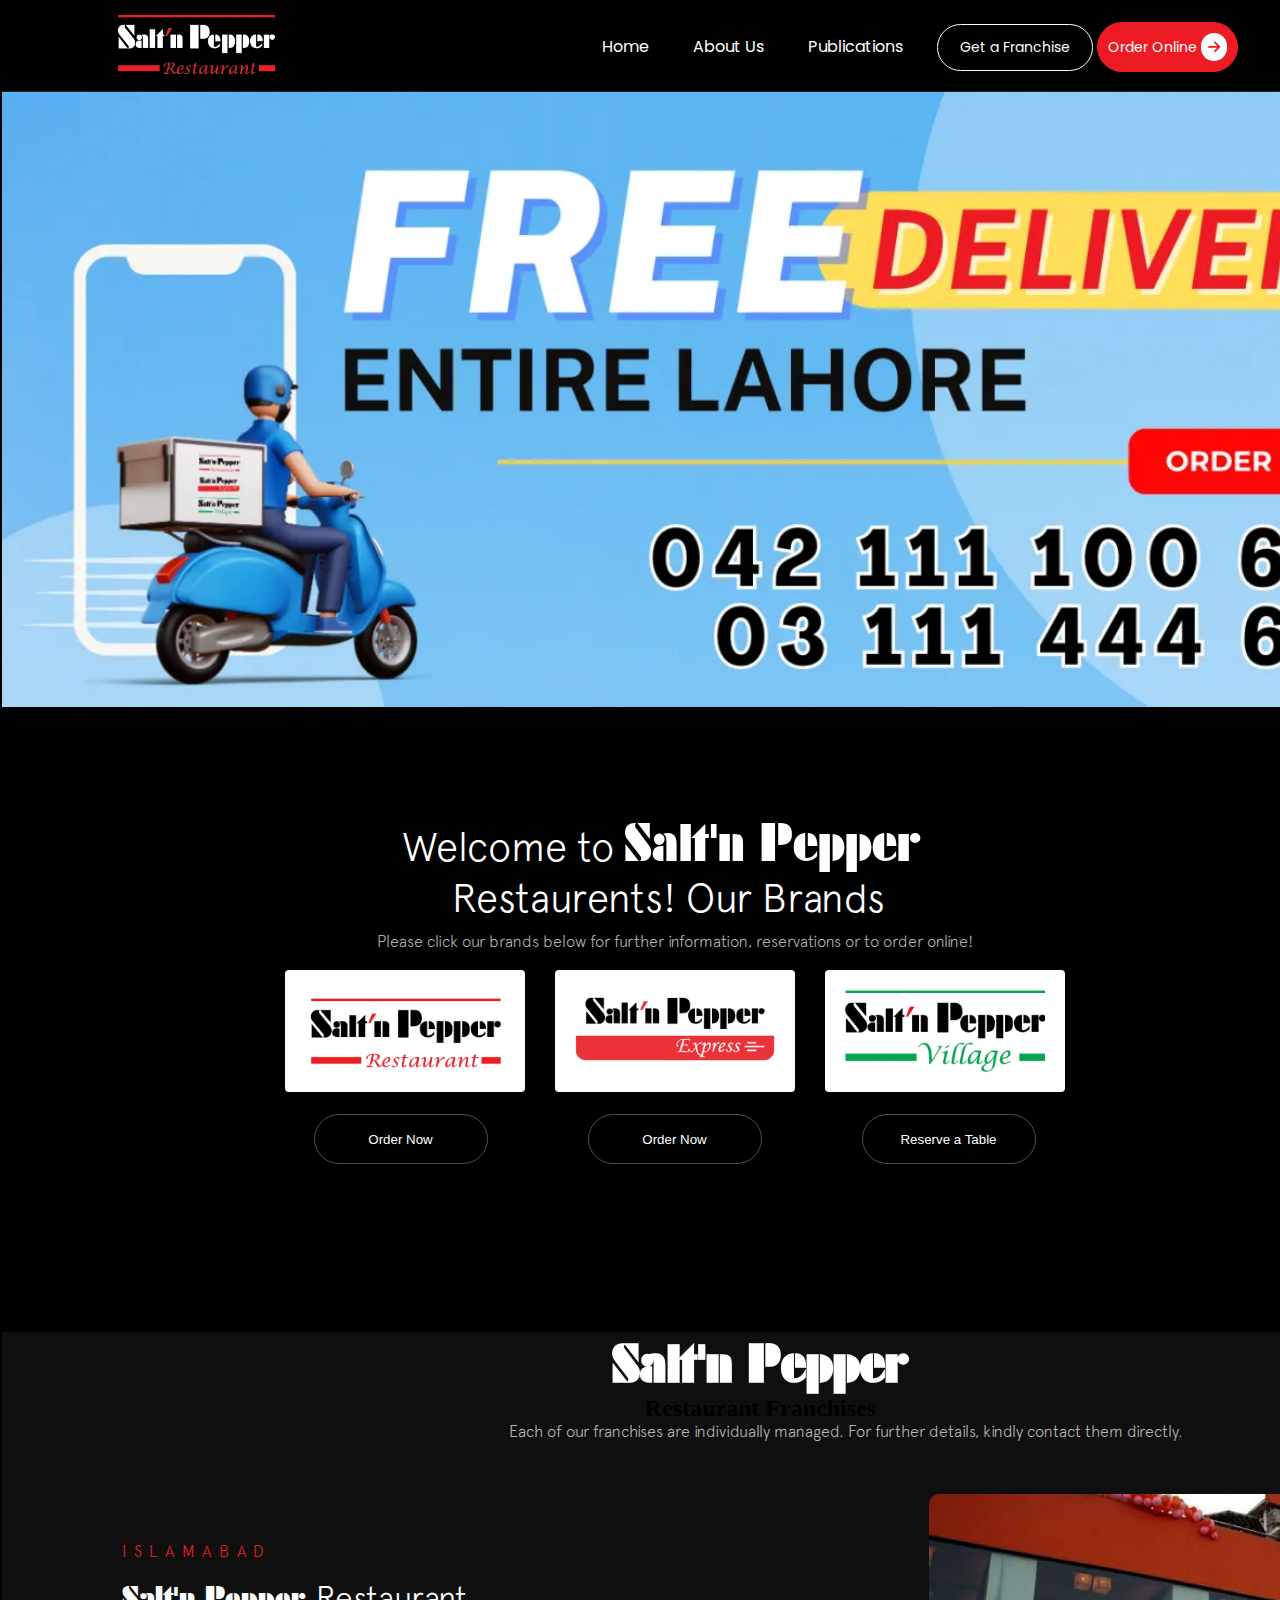
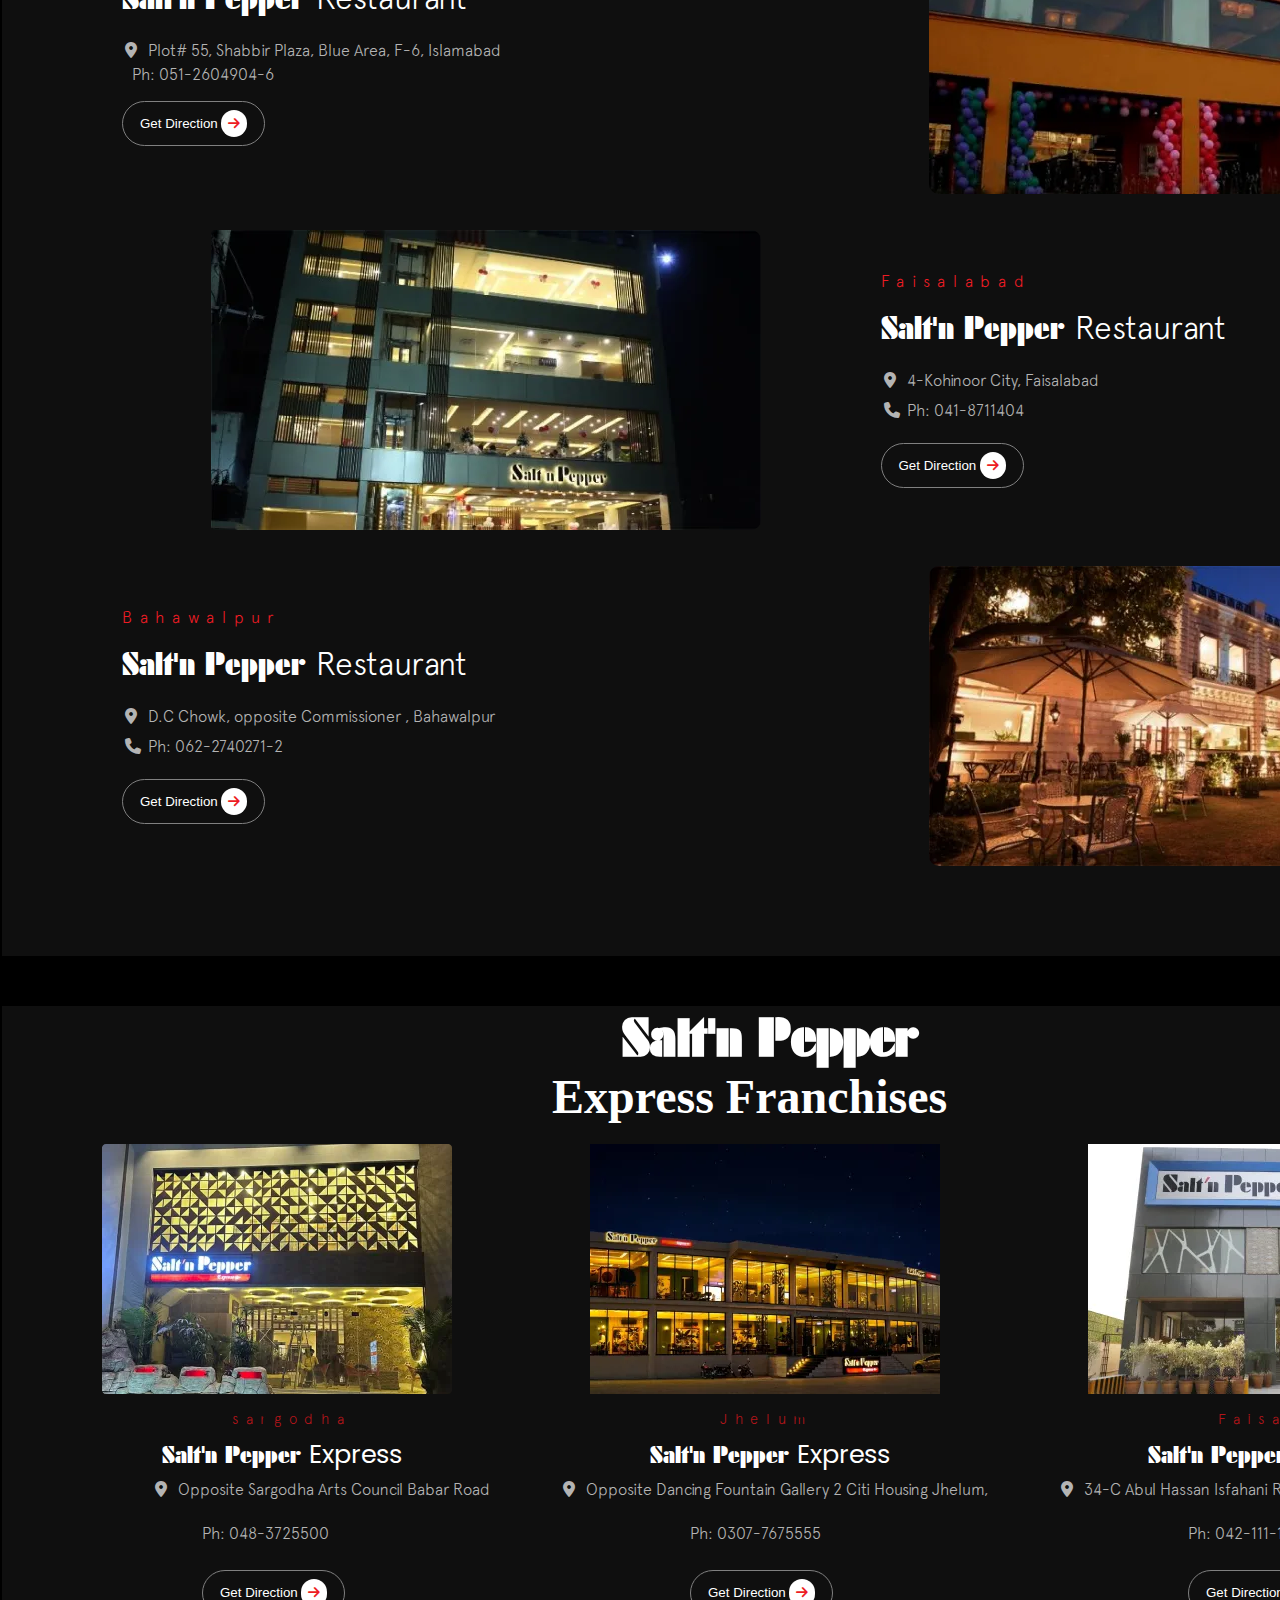
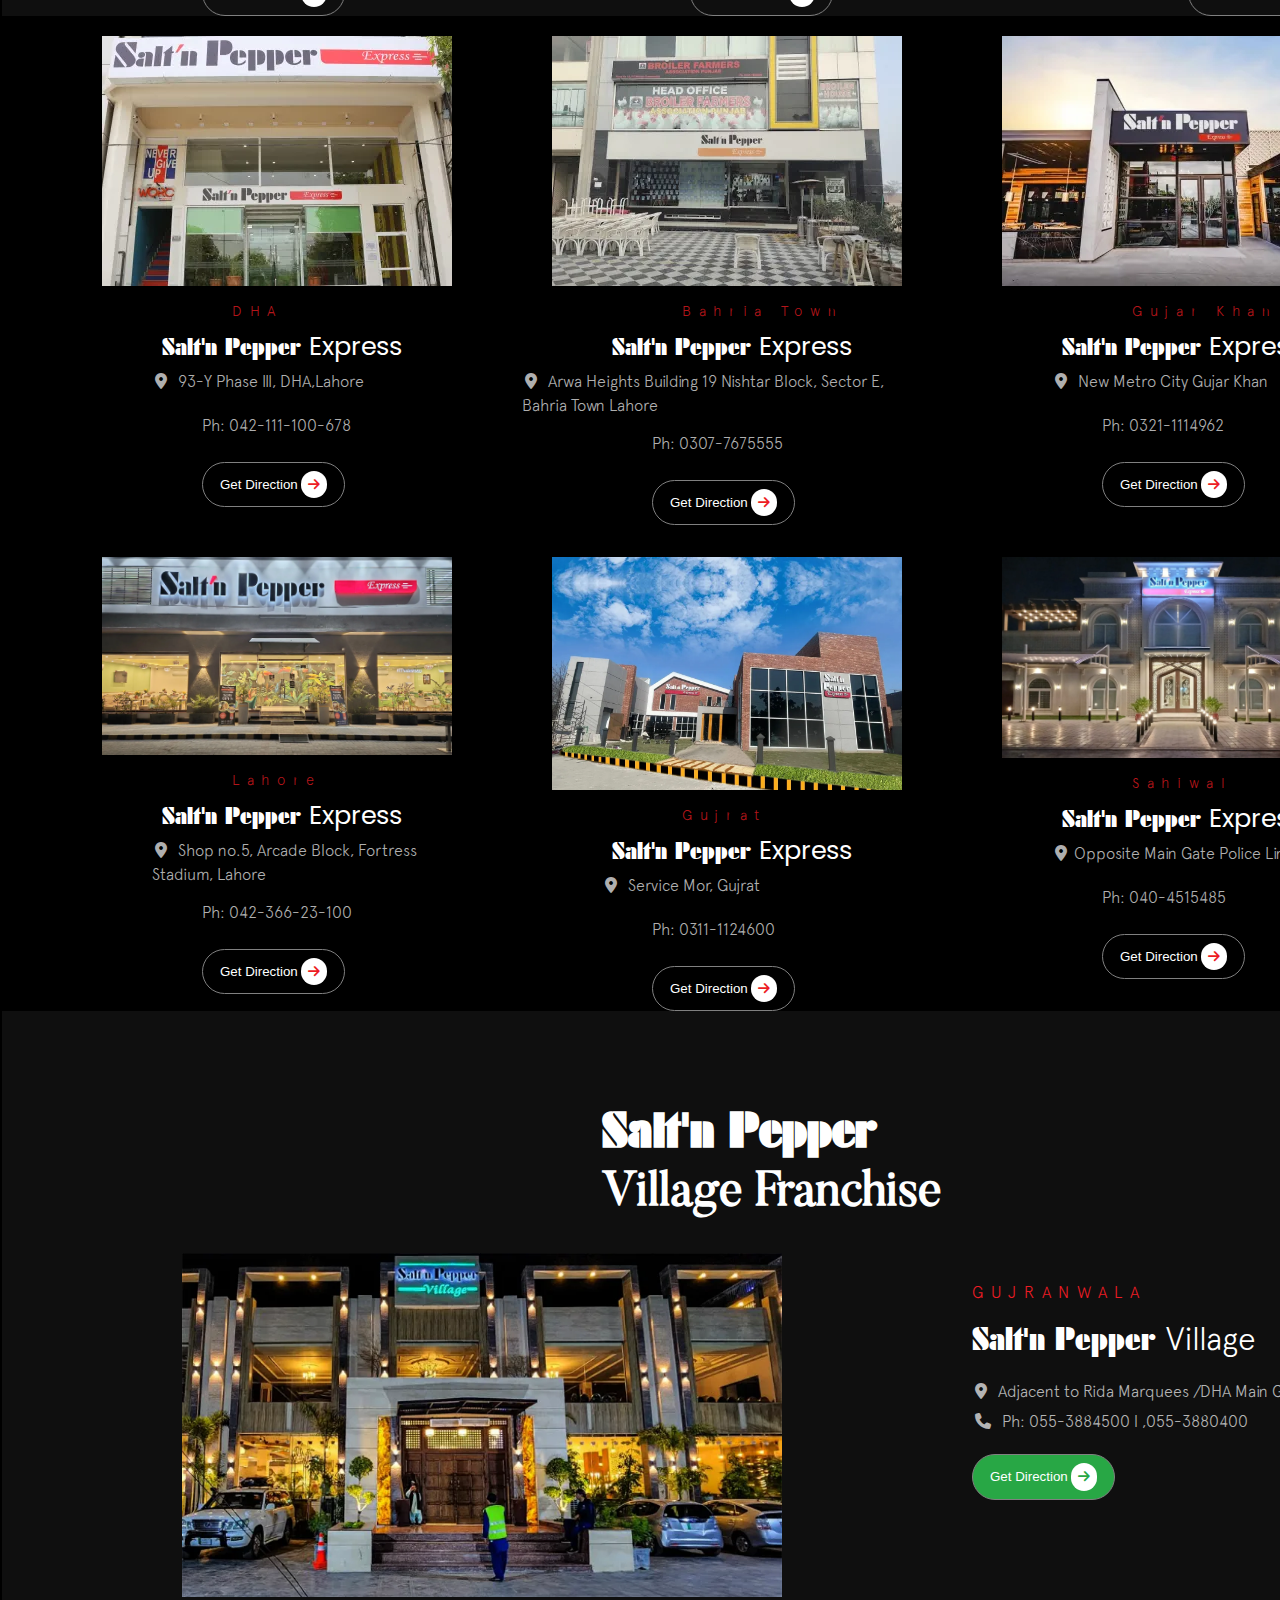
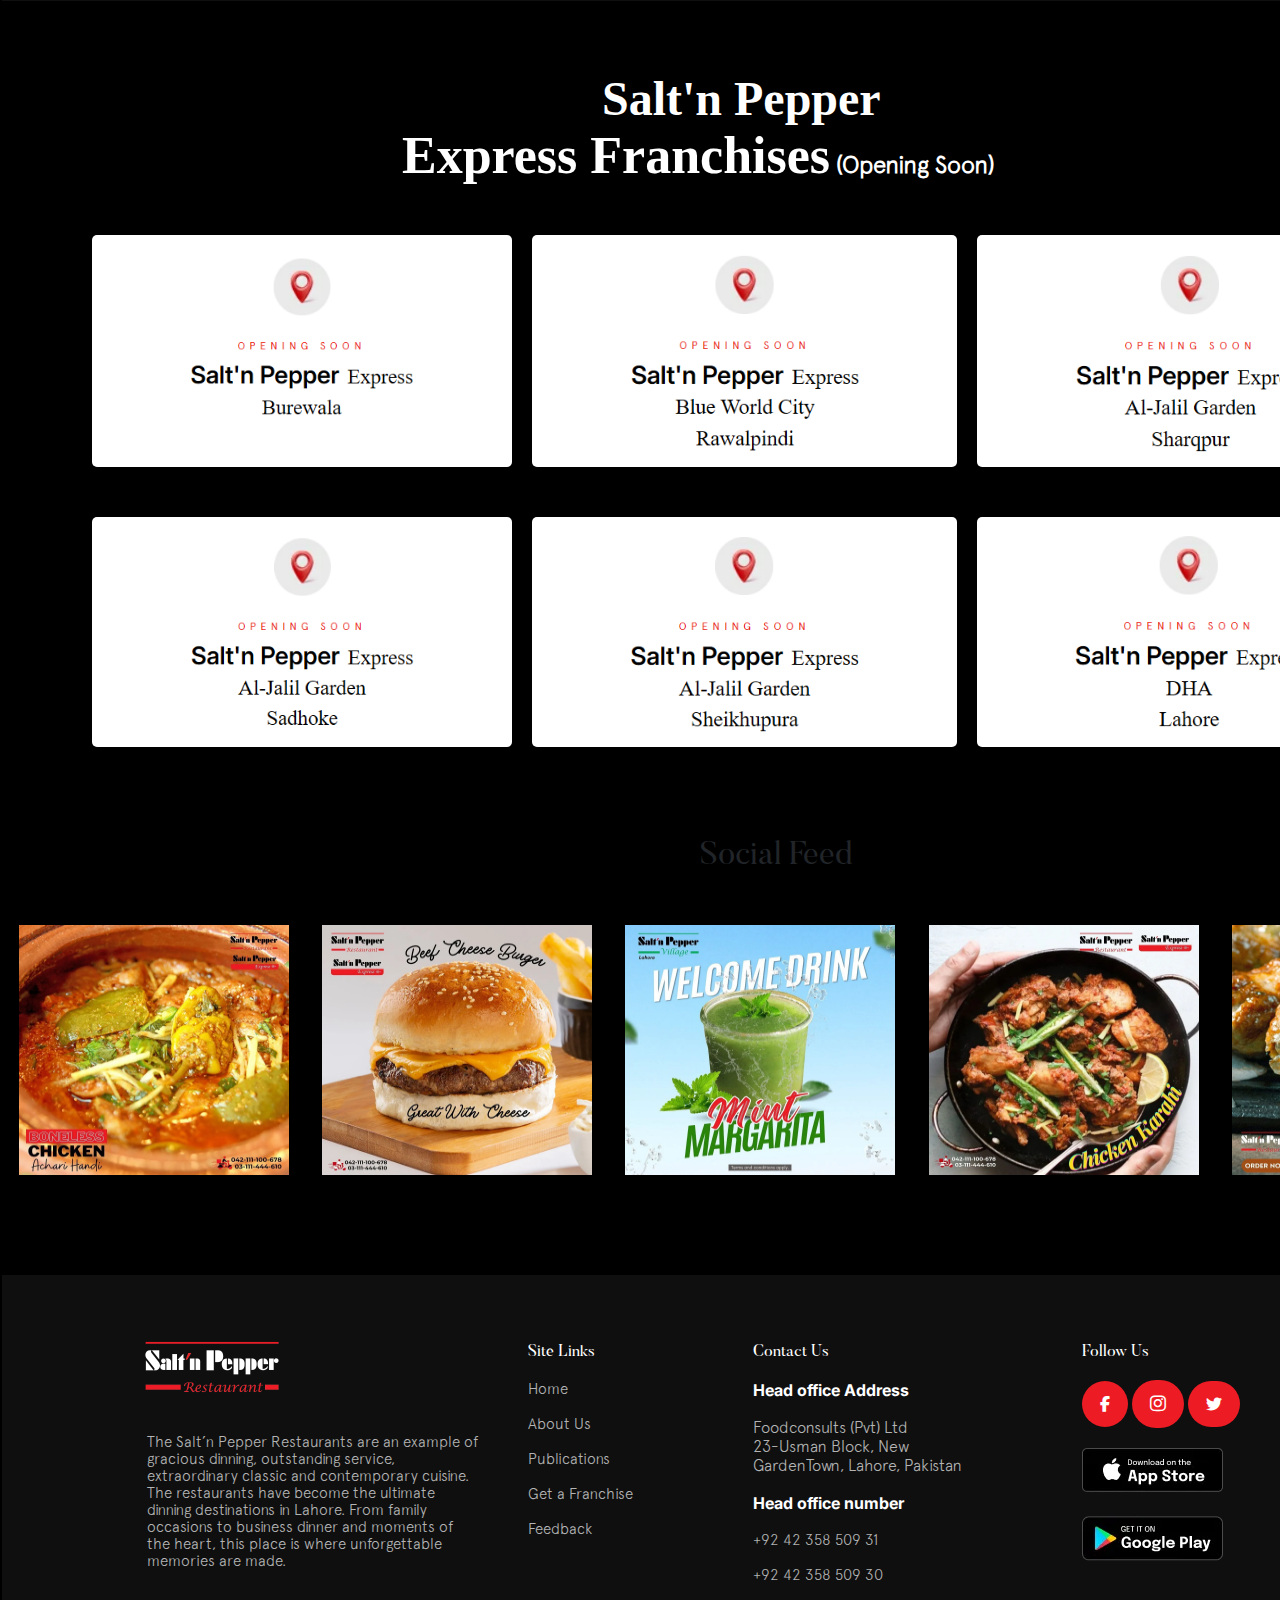
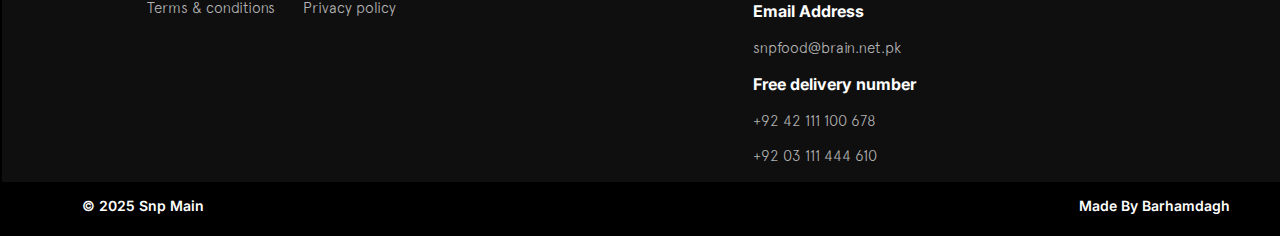
<file: index.html>
<!DOCTYPE html>
<html lang="en">

<head>
    <meta charset="UTF-8">
    <meta name="viewport" content="width=device-width, initial-scale=1.0">
    <link rel="stylesheet" href="https://cdnjs.cloudflare.com/ajax/libs/font-awesome/6.7.2/css/all.min.css"
        integrity="sha512-Evv84Mr4kqVGRNSgIGL/F/aIDqQb7xQ2vcrdIwxfjThSH8CSR7PBEakCr51Ck+w+/U6swU2Im1vVX0SVk9ABhg=="
        crossorigin="anonymous" referrerpolicy="no-referrer" />
    <link rel="stylesheet" href="./css/style.css">
    <link rel="stylesheet" href="./css/utility.css">
    <title>Salt & Pepper</title>
</head>

<body class="bg-black">
    <!--  navbar start -->
    <header class="display-flex justify-evenly align-center flex-wrap">
        <div>
            <img id="img" src="./assets/images/salt.webp" width="165px" height="75.42px" alt="">
        </div>
        <nav class="align-center">
            <a href="./index.html" class="margin-r2">Home</a>
            <a href="./About Us.html" class="margin-r2">About Us</a>
            <a href="./publication.html" class="margin-r2">Publications</a>
            <button class="nav-btn"><a href="./franchise.html">Get a Franchise</a></button>
            <button class="nav-btn2">Order Online <i class="fa-solid fa-arrow-right"></i></button>

        </nav>
    </header>
    <!--  navbar end -->

    <div>
        <img class="herobanner" width="1517px" src="./assets/images/banner1.webp" alt="">
    </div>

    <main>
        <!-- body section 2 start -->
        <div class="welcome">
            <div class="welcome1">
                <p> Welcome to <span> Salt'n Pepper</span> <br />&nbsp; &nbsp;&nbsp; Restaurents! Our Brands</p>
            </div>
        </div>

        <p id="new1" class="text-center">Please click our brands below for further information, reservations or to order
            online! </p>

        <div class="all-div  ">
            <div class="display-flex justify-center" style="gap: 30px; padding-top: 20px; ">
                <img class="image-border" style="background-color: #FFFFFF; padding: 20px; "
                    src="./assets/images/1.webp" width="240px" alt="">
                <img class="image-border" style="background-color: #FFFFFF; padding: 20px; "
                    src="./assets/images/2.webp" width="240px" alt="">
                <img class="image-border" style="background-color: #FFFFFF; padding: 20px; "
                    src="./assets/images/3.webp" width="240px" alt="">

            </div>
        </div>

        <div class="bg-black display-flex justify-center" style="gap: 100px; padding-top: 20px; ">
            <button id="button1" class="bg-transparent"
                style="border: 1px solid rgba(255, 255, 255, 0.3);; color: #FFFFFF; border-radius: 50px;">Order
                Now</button>
            <button id="button1" class="bg-transparent"
                style="border: 1px solid rgba(255, 255, 255, 0.3);; color: #FFFFFF; border-radius: 50px;">Order
                Now</button>
            <button id="button1" class=" bg-transparent"
                style="border: 1px solid rgba(255, 255, 255, 0.3);; color: #FFFFFF; border-radius: 50px;">Reserve a
                Table</button>
        </div>
        <div class="bg-black">
            <br class="bg-black">
            <br class="bg-black"> <br class="bg-black"> <br class="bg-black"> <br class="bg-black"><br
                class="bg-black"><br class="bg-black"><br class="bg-black"><br class="bg-black">
        </div>
        <!-- body section 2 end -->

        <div>

        </div>

        <!-- body section 3 start -->
        <div style="background-color:#0f0f0f; width: 1517px;">
            <h2 id="para2" class="text-center"><span id="span1">Salt'n Pepper</span> <br /> Restaurant Franchises
            </h2>
            <p class="text-center para3">Each of our franchises are individually managed. For further details, kindly
                contact them directly.
                
            </p> <br /> <br /><br />
        </div>
        
        <div class="section3-full" style="background-color: #0f0f0f; width: 1517px;">
            <div class="section3" style="background-color:#0f0f0f;">
                <div class="childern1">
                    <p id="islamabad">ISLAMABAD</p> <br />
                    <p id="salt">Salt'n Pepper <span id="restaurent">Restaurant</span></p> <br />
                    <p id="location"><i class="fa-solid fa-location-dot" id="location-btn"></i> Plot# 55, Shabbir Plaza,
                        Blue Area, F-6, Islamabad </p>
                    <p id="phone"><i c lass="fa-solid fa-phone" id="phone-btn"></i>Ph: 051-2604904-6</p> <br />
                    <button id="btn-1">Get Direction <i class="fa-solid fa-arrow-right btn-arrow"></i></button>
                </div>
                <div class="childern2">
                    <img id="immu" src="./assets/images/section3-1.webp" alt="">
                </div>
            </div> <br /> <br />
            <div class="section3" style=" background-color: #0f0f0f;">

                <div class="childern2">
                    <img id="image2" src="./assets/images/section3-2.webp" alt="">
                </div>
                <div class="childern1">
                    <p id="islamabad">Faisalabad</p> <br />
                    <p id="salt">Salt'n Pepper <span id="restaurent">Restaurant</span></p> <br />
                    <p id="location"><i class="fa-solid fa-location-dot" id="location-btn"></i> 4-Kohinoor City,
                        Faisalabad </p>
                        <p id="phone"><i class="fa-solid fa-phone" id="phone-btn"></i>Ph: 041-8711404</p> <br />
                        <button id="btn-1">Get Direction <i class="fa-solid fa-arrow-right btn-arrow"></i></button>
                    </div>
                </div> <br /> <br />
                
                
                <div class="section3" style="background-color: #0f0f0f;">
                    
                    
                    <div class="childern1">
                        <p id="islamabad">Bahawalpur </p> <br />
                    <p id="salt">Salt'n Pepper <span id="restaurent">Restaurant</span></p> <br />
                    <p id="location"><i class="fa-solid fa-location-dot" id="location-btn"></i> D.C Chowk, opposite
                        Commissioner , Bahawalpur </p>
                    <p id="phone"><i class="fa-solid fa-phone" id="phone-btn"></i>Ph: 062-2740271-2</p> <br />
                    <button id="btn-1">Get Direction <i class="fa-solid fa-arrow-right btn-arrow"></i></button>
                </div>
                
                <div class="childern2">
                    <img id="immu" src="./assets/images/section3-3.webp" alt="">
                </div>
            </div> <br /> <br /> <br /> <br /> <br />
            
            
            
            <div>
                
            </div>
        </div>
        
        <!-- body section 4 start -->
        <div class="sec-4"  style="background-color: #0f0f0f;">
        
        <h1 class="section4-head"><span class="section4-span">Salt'n Pepper </span> <br />Express Franchises</h1>

        <div class="parent-1">
            <div class="children1">
                <img class="section4-image" src="./assets/images/section4-1.webp" alt="">

                <p id="section4-islamabad">sargodha</p>

                <p id="section4-salt">Salt'n Pepper <span id="section4-restaurent">Express</span></p>

                <p id="section4-location"><i class="fa-solid fa-location-dot" id="location-btn"></i> Opposite Sargodha
                    Arts Council Babar Road </p>

                <p id="section4-phone"><i c lass="fa-solid fa-phone" id="phone-btn"></i>Ph: 048-3725500</p> <br />
                <button id="btn-2">Get Direction <i class="fa-solid fa-arrow-right btn-arrow"></i></button>
            </div>
        
            <div class="section4-children2">
                <img class="section4-image" src="./assets/images/section4-2.webp" alt="">

                <p id="section4-islamabad">Jhelum</p>

                <p id="section4-salt">Salt'n Pepper <span id="section4-restaurent">Express</span></p>

                <p id="section4-location2"><i class="fa-solid fa-location-dot" id="location-btn"></i>  Opposite Dancing Fountain Gallery 2 Citi Housing Jhelum,</p>

                <p id="section4-phone"><i c lass="fa-solid fa-phone" id="phone-btn"></i>Ph: 0307-7675555</p> <br />
                <button id="btn-2">Get Direction <i class="fa-solid fa-arrow-right btn-arrow"></i></button>
            </div>
            
        <div class="section4-children2">
                <img class="section4-image" src="./assets/images/section4-3.webp" alt="">

                <p id="section4-islamabad">Faisal Town</p>

                <p id="section4-salt">Salt'n Pepper <span id="section4-restaurent">Express</span></p>

                <p id="section4-location2"><i class="fa-solid fa-location-dot" id="location-btn"></i> 34-C Abul Hassan Isfahani Rd, Faisal Town,Lahore</p>

                <p id="section4-phone"><i c lass="fa-solid fa-phone" id="phone-btn"></i>Ph: 042-111-100-678</p> <br />
                <button id="btn-2">Get Direction <i class="fa-solid fa-arrow-right btn-arrow"></i></button>
            </div>
        </div>
    </div>

        <div class="parent-1">
            <div class="children1">
                <img class="section4-image" src="./assets/images/section4-4.webp" alt="">

                <p id="section4-islamabad">DHA</p>

                <p id="section4-salt">Salt'n Pepper <span id="section4-restaurent">Express</span></p>

                <p id="section4-location"><i class="fa-solid fa-location-dot" id="location-btn"></i> 93-Y Phase III, DHA,Lahore</p>

                <p id="section4-phone"><i c lass="fa-solid fa-phone" id="phone-btn"></i>Ph: 042-111-100-678</p> <br />
                <button id="btn-2">Get Direction <i class="fa-solid fa-arrow-right btn-arrow"></i></button>
            </div>
        
            <div class="section4-children2">
                <img class="section4-image" src="./assets/images/section4-5.webp" alt="">

                <p id="section4-islamabad">Bahria Town</p>

                <p id="section4-salt">Salt'n Pepper <span id="section4-restaurent">Express</span></p>

                <p id="section4-location2"><i class="fa-solid fa-location-dot" id="location-btn"></i> Arwa Heights Building 19 Nishtar Block, Sector E, Bahria Town Lahore</p>

                <p id="section4-phone"><i c lass="fa-solid fa-phone" id="phone-btn"></i>Ph: 0307-7675555</p> <br />
                <button id="btn-2">Get Direction <i class="fa-solid fa-arrow-right btn-arrow"></i></button>
            </div>
            
        <div class="section4-children2">
                <img class="section4-image" src="./assets/images/section4-6.webp" alt="">

                <p id="section4-islamabad">Gujar Khan</p>

                <p id="section4-salt">Salt'n Pepper <span id="section4-restaurent">Express</span></p>

                <p id="section4-location"><i class="fa-solid fa-location-dot" id="location-btn"></i>  New Metro City Gujar Khan</p>

                <p id="section4-phone"><i c lass="fa-solid fa-phone" id="phone-btn"></i>Ph: 0321-1114962</p> <br />
                <button id="btn-2">Get Direction <i class="fa-solid fa-arrow-right btn-arrow"></i></button>
            </div>
            
        </div>

        <div class="parent-1">
            <div class="children1">
                <img class="section4-image5" src="./assets/images/section4-7.webp" alt="">

                <p id="section4-islamabad">Lahore</p>

                <p id="section4-salt">Salt'n Pepper <span id="section4-restaurent">Express</span></p>

                <p id="section4-location"><i class="fa-solid fa-location-dot" id="location-btn"></i> Shop no.5, Arcade Block, Fortress Stadium, Lahore</p>

                <p id="section4-phone"><i c lass="fa-solid fa-phone" id="phone-btn"></i>Ph: 042-366-23-100</p> <br />
                <button id="btn-2">Get Direction <i class="fa-solid fa-arrow-right btn-arrow"></i></button>
            </div>
        
            <div class="section4-children2">
                <img class="section4-image5" src="./assets/images/section4-8.webp" alt="">

                <p id="section4-islamabad">Gujrat</p>

                <p id="section4-salt">Salt'n Pepper <span id="section4-restaurent">Express</span></p>

                <p id="section4-location"><i class="fa-solid fa-location-dot" id="location-btn"></i> Service Mor, Gujrat</p>

                <p id="section4-phone"><i c lass="fa-solid fa-phone" id="phone-btn"></i>Ph: 0311-1124600</p> <br />
                <button id="btn-2">Get Direction <i class="fa-solid fa-arrow-right btn-arrow"></i></button>
            </div>
            
        <div class="section4-children2">
                <img class="section4-image5" src="./assets/images/section4-9.webp" alt="">

                <p id="section4-islamabad">Sahiwal</p>

                <p id="section4-salt">Salt'n Pepper <span id="section4-restaurent">Express</span></p>

                <p id="section4-location"><i class="fa-solid fa-location-dot" id="location-btn"></i>Opposite Main Gate Police Line, Sahiwal</p>

                <p id="section4-phone"><i c lass="fa-solid fa-phone" id="phone-btn"></i>Ph: 040-4515485</p> <br />
                <button id="btn-2">Get Direction <i class="fa-solid fa-arrow-right btn-arrow"></i></button>
            </div>
            
        </div>

    </div>

        <!-- body section 4 end -->
    
         <!-- body section 5 start -->
          <div class="sec-5" style="background-color: #0f0f0f;">
  <h2 class="para5">Salt'n Pepper <br /> <span class="para5-span">Village Franchise</span></h2>
  <div class="section5">

    <div class="childern22">
<img src="./assets/images/section5-1.webp" width="600px" style="padding-top: 30px;" alt="">
    </div>
    <div class="childern11" style="padding-top: 60px; padding-right: 30px;">
        <p id="gujranwala">GUJRANWALA</p> <br />
        <p id="salt2">Salt'n Pepper <span id="restaurent">Village</span></p> <br />
        <p id="location2"><i class="fa-solid fa-location-dot" id="location-btn"></i>  Adjacent to Rida Marquees /DHA Main Gate,

        </p> 
    <p id="phone2"><i class="fa-solid fa-phone" id="phone-btn"></i> Ph: 055-3884500 l ,055-3880400</p> <br />
    <button id="btn-21">Get Direction <i class="fa-solid fa-arrow-right " id="sbtn-arrow21"></i></button>
    </div>
</div> 
</div>
  <!-- body section 5 end -->

  
  <!-- body scetion 6 start -->
  <h2 class="s6-para4">Salt'n Pepper  </h2>
    <h2><span class="section6-span2">Express Franchises</span> <span class="season6-span">(Opening Soon)</span></h2>

    <div class="section6-parent">
    <div class="sec6-child1">
        <img class="section6-img" src="./assets/images/se1.PNG" alt="">
        <img class="section-6-1img" src="./assets/images/se 2.PNG" alt="">
        <img class="section-6-1img" src="./assets/images/se 3.PNG" alt="">
    </div>
     
    </div>

    <div class="section6-parent">
    <div class="sec6-child1">
        <img class="section6-img" src="./assets/images/se 4.PNG" alt="">
        <img class="section-6-1img" src="./assets/images/se 5.PNG" alt="">
        <img class="section-6-1img" src="./assets/images/se 6.PNG" alt="">
    </div>
     
    </div>

    <h3 class="social">Social Feed</h3>
    <div class="section-7">
        <img src="./assets/images/section7-1.webp" width="270px" height="250px" alt="">
        <img src="./assets/images/section7-2.webp" width="270px" height="250px" alt="">
        <img src="./assets/images/section7-3.webp" width="270px" height="250px" alt="">
        <img src="./assets/images/section7-4.webp" width="270px" height="250px" alt="">
        <img src="./assets/images/section7-5.webp" width="270px" height="250px" alt="">
        
        
        </div>

  <!-- body scetion 6 end -->

   <!-- footer section start -->
   <div class="footer">
    <div class="fchild1">
        <img src="./assets/images/logo.webp" class="f-section" width="140px" height="64px" alt="">
        <p class="f-para">The Salt’n Pepper Restaurants are an example of <br /> gracious dinning, outstanding
            service,<br /> extraordinary classic and contemporary cuisine. <br /> The restaurants have become
            the ultimate <br /> dinning destinations in Lahore. From family <br /> occasions to business dinner
            and moments of <br /> the heart, this place is where unforgettable <br /> memories are made. <br />

        </p>


        <p class="term">Terms & conditions &nbsp; &nbsp; &nbsp; Privacy policy</p>

        <p class="privacy"></p>
    </div>


    <div class="fchild2">
        <p class="site">Site Links</p> <br />
        <p class="site-items">Home</p> <br />
        <p class="site-items">About Us</p> <br />
        <p class="site-items">Publications</p> <br />
        <p class="site-items">Get a Franchise</p> <br />
        <p class="site-items">Feedback</p>


    </div>


    <div class="fchild3">
        <p class="site">Contact Us</p> <br />
        <h2 class="head-office">Head office Address</h2> <br />
        <p class="fchild3-para">Foodconsults (Pvt) Ltd <br />
            23-Usman Block, New <br /> GardenTown, Lahore, Pakistan</p> <br />
        <h2 class="head-office">Head office number</h2> <br />
        <p class="number">+92 42 358 509 31</p><br />
        <p class="number">+92 42 358 509 30</p><br />
        <h2 class="head-office">Email Address</h2> <br />
        <p class="number">snpfood@brain.net.pk</p><br />
        <h2 class="head-office">Free delivery number</h2> <br />
        <p class="number">+92 42 111 100 678</p><br />
        <p class="number">+92 03 111 444 610</p><br />
    </div>

    <div class="fchild4">
        <p class="site">Follow Us</p> <br />
        <i class="fa-brands fa-facebook-f facebook"></i>
        <i class="fa-brands fa-instagram instagram"></i>
        <i class="fa-brands fa-twitter facebook"></i> <br />
        <img src="./assets/images/app.webp" style="margin-top: 20px;" alt=""> <br />
        <img src="./assets/images/google.webp" style="margin-top: 20px;" alt="">

    </div>
</div>
<!-- footer section end -->

<!-- ending design start -->
<div class="ending">
    <div class="copyright">
        <p class="ending-copyright"> &copy; 2025 Snp Main</p>
    </div>

    <p class="Barhamdagh"> Made By Barhamdagh</p>

</div>
<!-- ending design end -->



</body>

</html
</file>
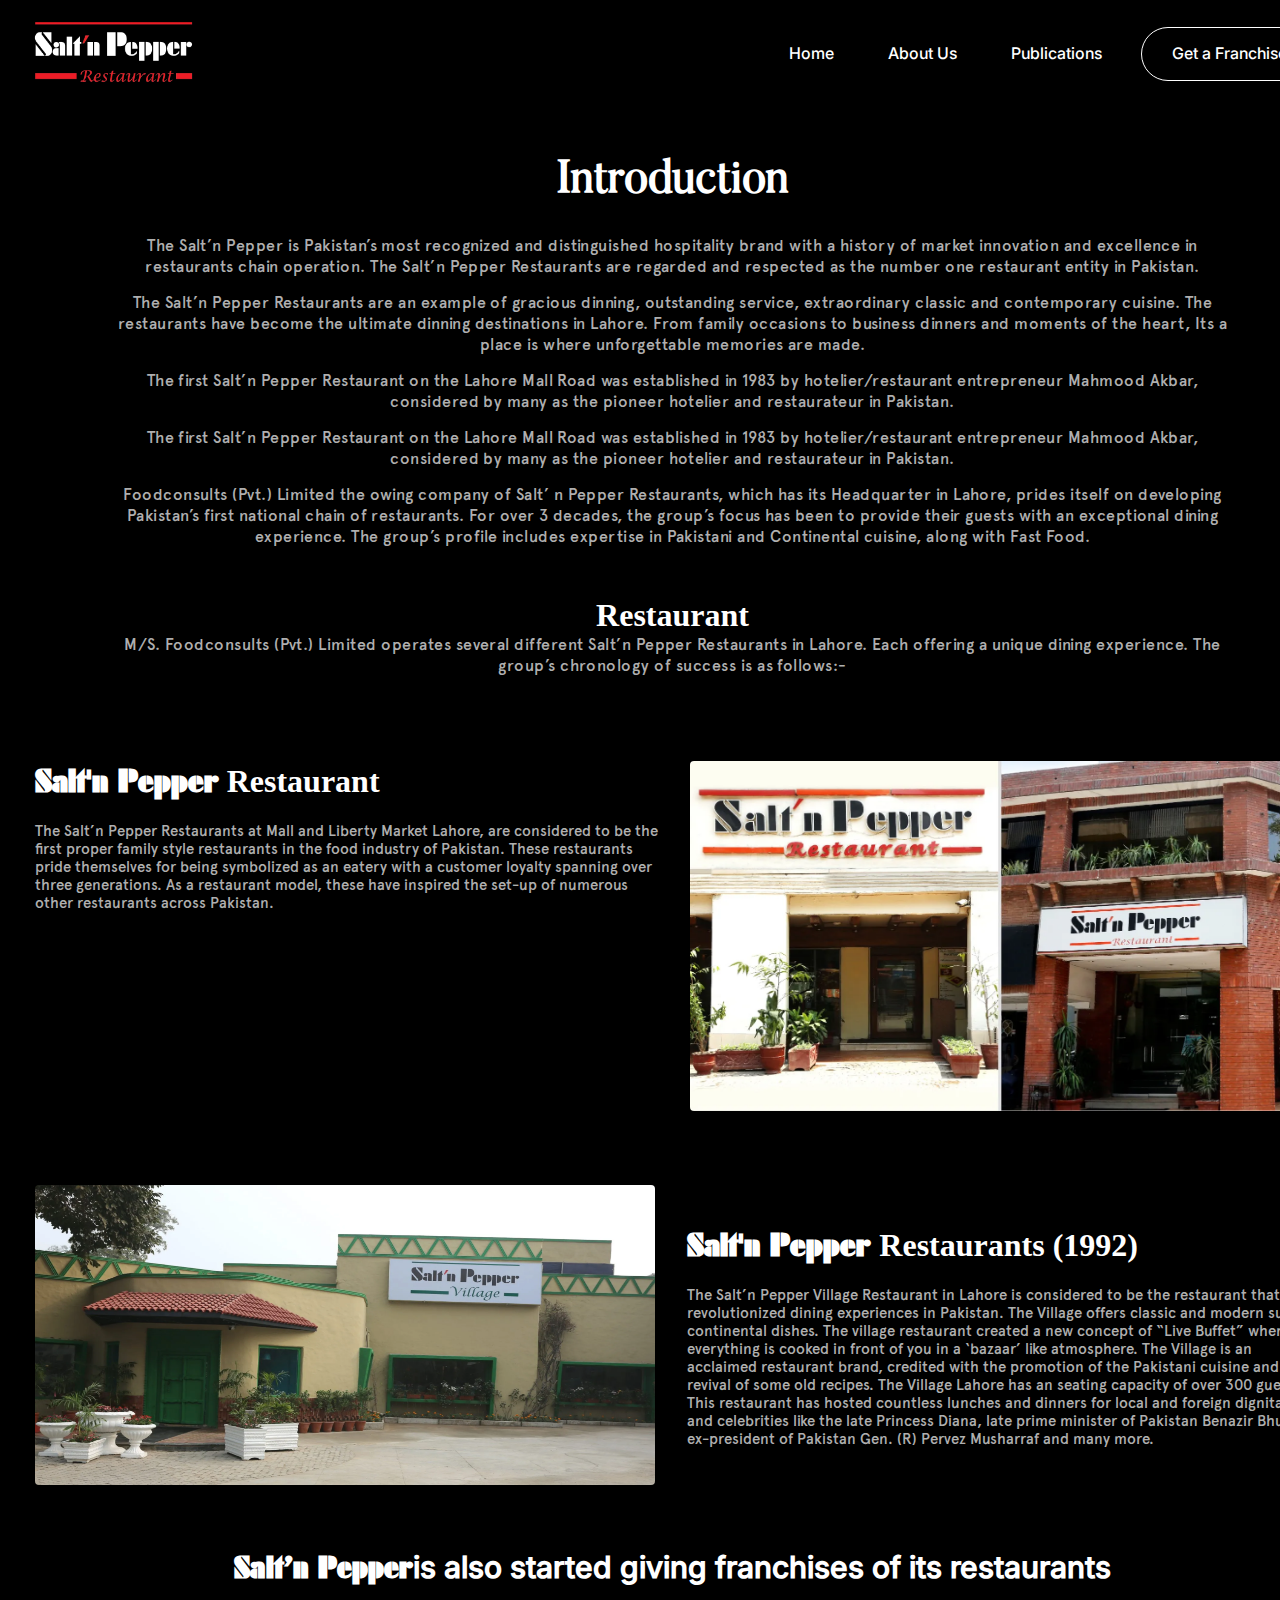
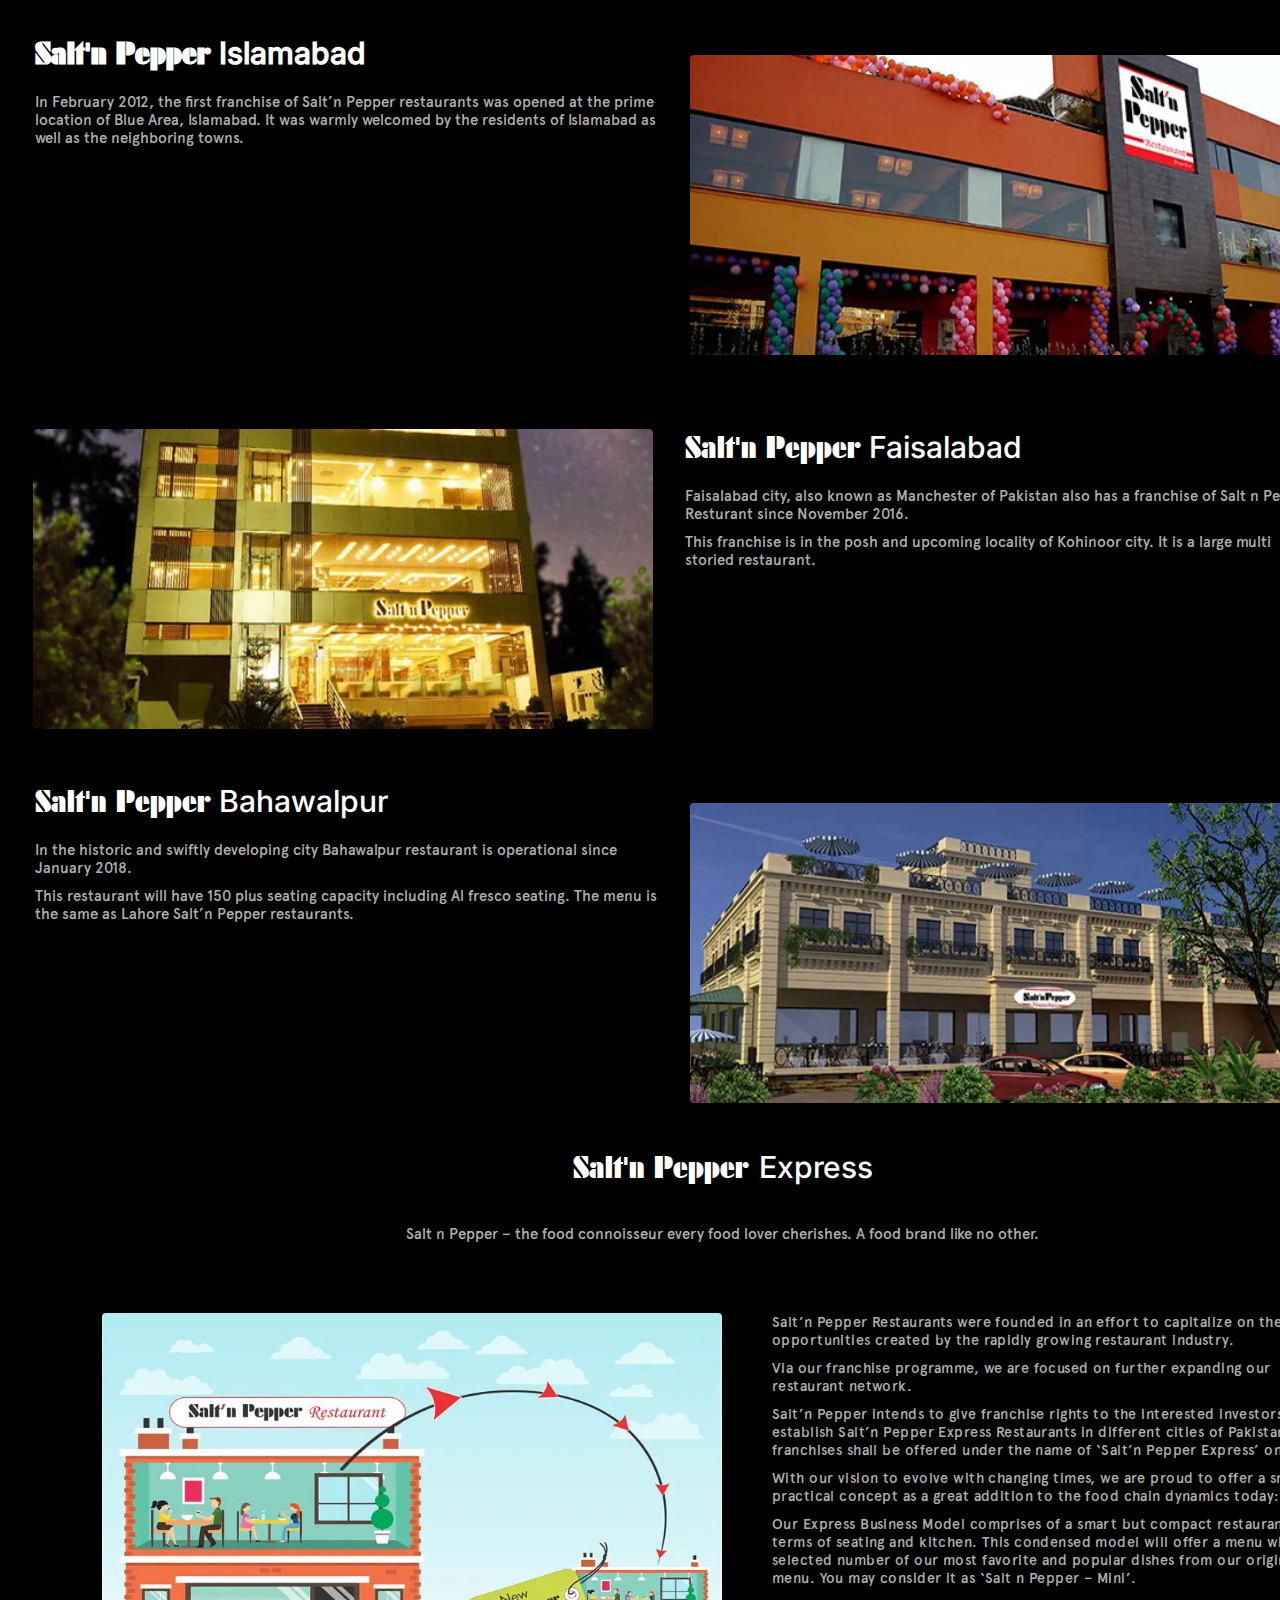
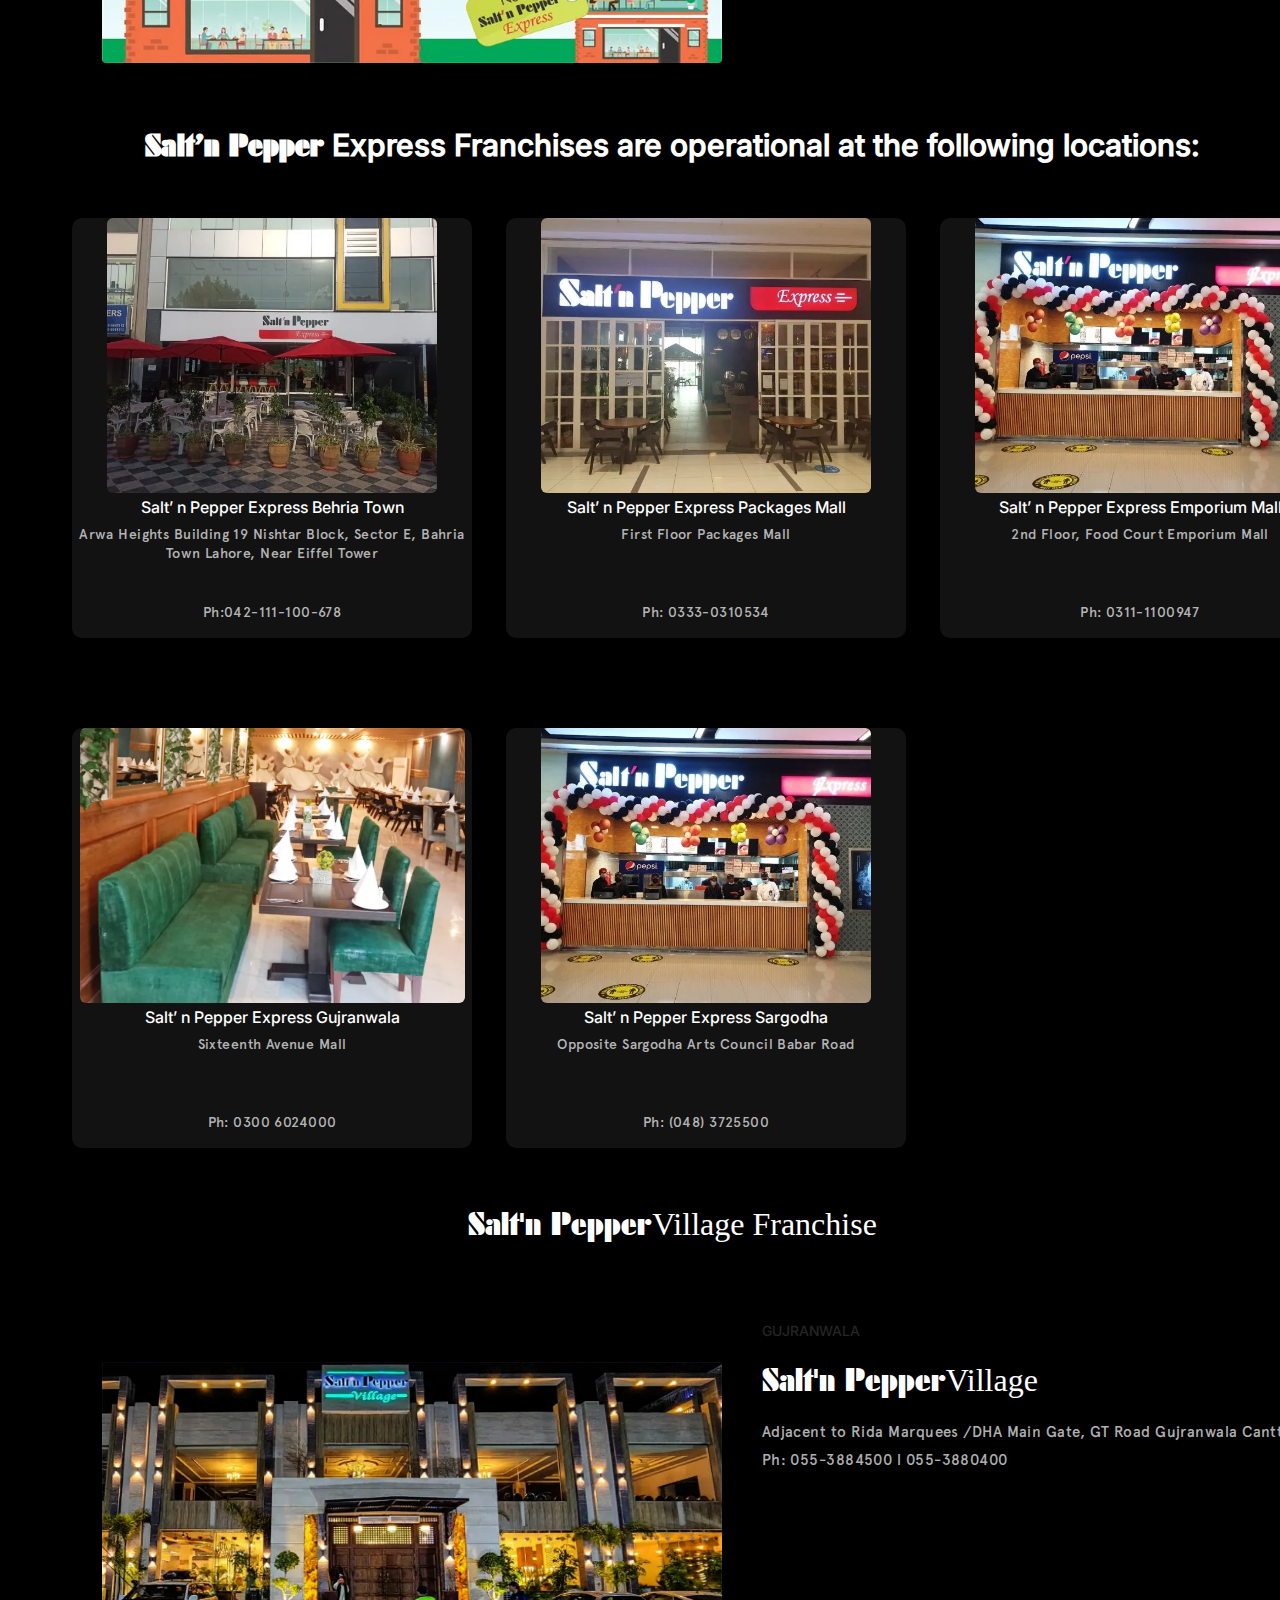
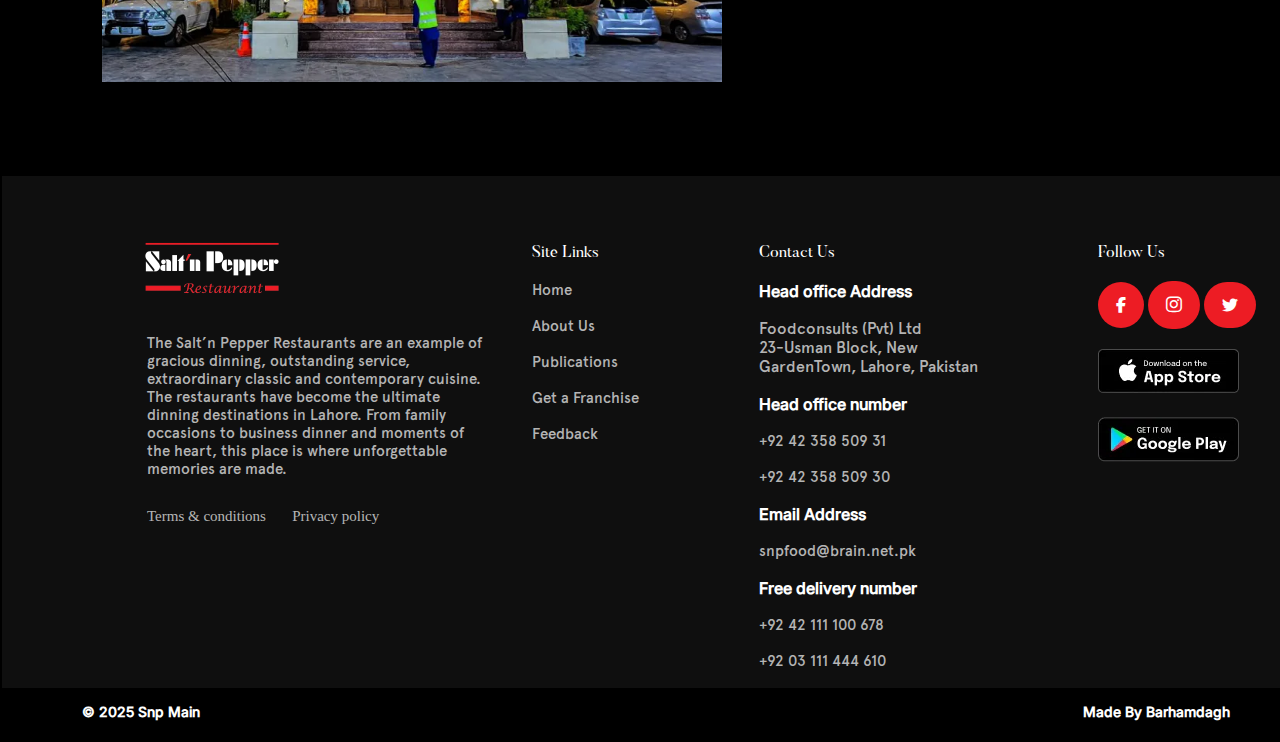
<file: About Us.html>
<!DOCTYPE html>
<html lang="en">

<head>
    <meta charset="UTF-8">
    <meta name="viewport" content="width=device-width, initial-scale=1.0">
    <title>Salt & Pepper</title>
    <link rel="stylesheet" href="./css/utility.css">
    <link rel="stylesheet" href="./css/About Us.css">
    <link rel="stylesheet" href="https://cdnjs.cloudflare.com/ajax/libs/font-awesome/6.7.2/css/all.min.css"
        integrity="sha512-Evv84Mr4kqVGRNSgIGL/F/aIDqQb7xQ2vcrdIwxfjThSH8CSR7PBEakCr51Ck+w+/U6swU2Im1vVX0SVk9ABhg=="
        crossorigin="anonymous" referrerpolicy="no-referrer" />
</head>

<body class="bg-black">
    <!--  navbar start -->
    <header class="display-flex justify-evenly align-center flex-wrap">
        <div>
            <img id="img" src="./assets/images/logo.webp" width="165px" height="75.42px" alt="">
        </div>
        <nav class="align-center">
            <a href="./index.html" class="margin-r2">Home</a>
            <a href="./About Us.html" class="margin-r2">About Us</a>
            <a href="./publication.html" class="margin-r2">Publications</a>
            <button class="nav-btn"><a href="./franchise.html">Get a Franchise</a></button>
            <button class="nav-btn2">Order Online <i class="fa-solid fa-arrow-right"></i></button>

        </nav>
    </header>
    <!--  navbar end -->

    <main>
        <!-- section-1 started -->
        <div class="parent ">
            <h1 class=" parent-head text-white">Introduction</h1>
            <p class="parent-para">The Salt’n Pepper is Pakistan’s most recognized and distinguished hospitality brand
                with a history of market innovation and excellence in restaurants chain operation. The Salt’n Pepper
                Restaurants are regarded and respected as the number one restaurant entity in Pakistan.</p>

            <p class="parent-para">The Salt’n Pepper Restaurants are an example of gracious dinning, outstanding
                service,
                extraordinary classic and contemporary cuisine. The restaurants have become the ultimate dinning
                destinations in Lahore. From family occasions to business dinners and moments of the heart, Its a place
                is where unforgettable memories are made.</p>

            <p class="parent-para">The first Salt’n Pepper Restaurant on the Lahore Mall Road was established in 1983 by
                hotelier/restaurant entrepreneur Mahmood Akbar, considered by many as the pioneer hotelier and
                restaurateur in Pakistan.</p>

            <p class="parent-para">The first Salt’n Pepper Restaurant on the Lahore Mall Road was established in 1983 by
                hotelier/restaurant entrepreneur Mahmood Akbar, considered by many as the pioneer hotelier and
                restaurateur in Pakistan.</p>

            <p class="parent-para">Foodconsults (Pvt.) Limited the owing company of Salt’ n Pepper Restaurants, which
                has its Headquarter in Lahore, prides itself on developing Pakistan’s first national chain of
                restaurants. For over 3 decades, the group’s focus has been to provide their guests with an exceptional
                dining experience. The group’s profile includes expertise in Pakistani and Continental cuisine, along
                with Fast Food.</p>

            <h1 class="parent-head-2">Restaurant</h1>

            <p class="parent-para-2">M/S. Foodconsults (Pvt.) Limited operates several different Salt’n Pepper
                Restaurants in Lahore. Each offering a unique dining experience. The group’s chronology of success is as
                follows:-</p>
        </div>
        <!-- section-1 ended -->

        <!-- section-2 started -->
        <div class="parent-2">
            <div class="children-1">
                <h1 class="parent-2-head"> <span class="span-head">Salt'n Pepper</span> Restaurant</h1>
                <p class="parent-2-para">The Salt’n Pepper Restaurants at Mall and Liberty Market Lahore, are considered
                    to
                    be the <br /> first proper family style restaurants in the food industry of Pakistan. These
                    restaurants <br />
                    pride
                    themselves for being symbolized as an eatery with a customer loyalty spanning over <br /> three
                    generations. As
                    a restaurant model, these have inspired the set-up of numerous <br /> other restaurants across
                    Pakistan.
                </p>
            </div>

            <div class="children-2"><img class="image-right" src="./assets/images/img1.webp" alt="img1"></div>


        </div>

        <div class="parent-3">
            <div class="children-3"><img class="image-right-3" src="./assets/images/img2.webp" alt="img2"></div>

            <div class="children-3">
                <h1 class="parent-3-head"> <span class="span-head">Salt'n Pepper</span> Restaurants (1992)</h1>
                <p class="parent-3-para">The Salt’n Pepper Village Restaurant in Lahore is considered to be the
                    restaurant that <br /> revolutionized dining experiences in Pakistan. The Village offers classic and
                    modern
                    sub- <br />continental dishes. The village restaurant created a new concept of “Live Buffet” where
                    <br />
                    everything is cooked in front of you in a ‘bazaar’ like atmosphere. The Village is an <br />
                    acclaimed
                    restaurant brand, credited with the promotion of the Pakistani cuisine and the <br /> revival of
                    some old
                    recipes. The Village Lahore has an seating capacity of over 300 guests. <br /> This restaurant has
                    hosted
                    countless lunches and dinners for local and foreign dignitaries <br /> and celebrities like the late
                    Princess Diana, late prime minister of Pakistan Benazir Bhutto,<br /> ex-president of Pakistan Gen.
                    (R)
                    Pervez Musharraf and many more.
                </p>
            </div>
        </div>

        <!-- section-2 ended -->

        <!-- section-3 started -->

        <section>
            <div class="children4-1">
                <h1 class="parent-4-head"><span class="span-head">Salt’n Pepper</span>is also started giving franchises
                    of its restaurants</h1>
            </div>

            <div class="parent-4">

                <div class="children4-2">
                    <h1 class="parent-4-subhead"><span class="span-head">Salt'n Pepper</span> Islamabad</h1>
                    <p class="parent-4-para">In February 2012, the first franchise of Salt’n Pepper restaurants was
                        opened at the prime <br /> location of Blue Area, Islamabad. It was warmly welcomed by the
                        residents of Islamabad as <br /> well as the neighboring towns.</p>
                </div>
                <div class="children4-3">
                    <img class="image-right-3" src="./assets/images/img3.webp" alt="">
                </div>
            </div>

            <div class="parent-3">
                <div class="children-3"><img class="image-right-3" src="./assets/images/img4.webp" alt="img4"></div>

                <div class="children-3">
                    <h1 class="parent-3-head-2"> <span class="span-head">Salt'n Pepper</span> Faisalabad</h1>
                    <p class="parent-3-para">Faisalabad city, also known as Manchester of Pakistan also has a franchise
                        of Salt n Pepper<br /> Resturant since November 2016.
                    </p>
                    <p class="parent-3-para-2">This franchise is in the posh and upcoming locality of Kohinoor city. It
                        is
                        a large multi <br />
                        storied restaurant.</p>
                </div>

        </section>
        <!-- section-3 ended -->

        <!-- section-4 started -->
        <section>
            <div class="parent-4">

                <div class="children4-2">
                    <h1 class="parent-3-head-2"><span class="span-head">Salt'n Pepper</span> Bahawalpur</h1>

                    <p class="parent-3-para">In the historic and swiftly developing city Bahawalpur restaurant is
                        operational since <br /> January 2018.
                    </p>

                    <p class="parent-3-para-2">This restaurant will have 150 plus seating capacity including Al fresco
                        seating. The menu is <br /> the same as Lahore Salt’n Pepper restaurants.</p>
                </div>
                <div class="children4-3">
                    <img class="image-right-3" src="./assets/images/img5.webp" alt="img5">
                </div>

        </section>
        <!-- section-4 ended -->

        <!-- section-5 started -->
        <section class="parent-6">
            <h1 class="parent-3-head-6"><span class="span-head">Salt'n Pepper </span> Express</h1>

            <p class="parent-para-again">Salt n Pepper – the food connoisseur every food lover cherishes. A food brand
                like no other. </p>


            <div class="parent-3">
                <div class="children-3"><img class="image-right-6" src="./assets/images/img-6.webp" alt="img6"></div>

                <div class="children-3">
                    <p class="parent-3-para-6">Salt’n Pepper Restaurants were founded in an effort to capitalize on the
                        golden <br /> opportunities created by the rapidly growing restaurant industry. </p>

                    <p class="parent-3-para-6"> Via our franchise programme, we are focused on further expanding our
                        restaurant network.</p>

                    <p class="parent-3-para-6">Salt’n Pepper intends to give franchise rights to the interested
                        investors to establish Salt’n Pepper Express Restaurants in different cities of Pakistan. The
                        franchises shall be offered under the name of ‘Salt’n Pepper Express’ only.</p>

                    <p class="parent-3-para-6">With our vision to evolve with changing times, we are proud to offer a
                        smart and practical concept as a great addition to the food chain dynamics today:</p>

                    <p class="parent-3-para-6">Our Express Business Model comprises of a smart but compact restaurant in
                    terms of seating and kitchen. This condensed model will offer a menu with a selected
                    number of our most favorite and popular dishes from our original menu. You may consider
                    it as ‘Salt n Pepper – Mini’.</p>
                </div>
            </div>
        </section>
        <!-- section-5 ended -->


        <!-- section-6 started -->
        <section>
            <div class="children4-1">
                <h1 class="parent-4-head"><span class="span-head">Salt’n Pepper</span> Express Franchises are
                    operational at the following locations:</h1>
            </div>

            <div class="parent8">
                <div class="children2">
                    <img class="image8" src="./assets/images/img8.webp" alt="img8">

                    <h1 class="heading-8">Salt’ n Pepper Express Behria Town</h1>
                    <p class="para-8">Arwa Heights Building 19 Nishtar Block, Sector E, Bahria Town Lahore, Near Eiffel
                        Tower</p>
                    <a href="tel:042-111-100-678">
                        <p class="para-8">Ph:042-111-100-678</p>
                    </a>
                </div>

            </div>


            <div class="againparent-8">
                <div class="children2">
                    <img class="image8" src="./assets/images/img9.webp" alt="img9">

                    <h1 class="heading-8">Salt’ n Pepper Express Packages Mall</h1>
                    <p class="para-8">First Floor Packages Mall</p>
                    <a href="tel:0333-0310534">
                        <p class="para-8">Ph: 0333-0310534</p>
                    </a>
                </div>

            </div>

            <div class="againparent-8">
                <div class="children2">
                    <img class="image8" src="./assets/images/img10.webp" alt="img10">

                    <h1 class="heading-8">Salt’ n Pepper Express Emporium Mall</h1>
                    <p class="para-8">2nd Floor, Food Court Emporium Mall</p>

                    <a href="tel:0311-1100947">
                        <p class="para-8">Ph: 0311-1100947</p>
                    </a>
                </div>

            </div>

            <div class="parent8">
                <div class="children2">
                    <img class="image8" src="./assets/images/img11.webp" alt="img10">

                    <h1 class="heading-8">Salt’ n Pepper Express Gujranwala </h1>
                    <p class="para-8">Sixteenth Avenue Mall</p>

                    <a href="tel:0300 6024000">
                        <p class="para-8">Ph: 0300 6024000</p>
                    </a>
                </div>

            </div>

            <div class="againparent-8">
                <div class="children2">
                    <img class="image8" src="./assets/images/img10.webp" alt="img10">

                    <h1 class="heading-8">Salt’ n Pepper Express Sargodha</h1>
                    <p class="para-8">Opposite Sargodha Arts Council Babar Road</p>

                    <a href="tel: (048) 3725500">
                        <p class="para-8">Ph: (048) 3725500</p>
                    </a>
                </div>

            </div>


        </section>
        <!-- section-6 ended -->

        <!-- section-7 started -->
        <section>

            <h1 class="head13-2"><span class="span-head">Salt'n Pepper</span>Village Franchise</h1>
            <div class="parent13">
                <div class="child14">
                    <img class="images-right-6" src="./assets/images/img13.webp" alt="">
                </div>
                <div class="child15">
                    <h1 class="head13-1">GUJRANWALA</h1>
                    <h1 class="subhead13-2"><span class="span-head">Salt'n Pepper</span>Village</h1>
                    <p class="para13-2"> Adjacent to Rida Marquees /DHA Main Gate, GT Road Gujranwala Cantt</p>
                    <p class="para13-2">Ph: 055-3884500 l 055-3880400</p>
                </div>
            </div>



        </section>
        <!-- section-7 ended -->


        <!-- footer section start -->
        <div class="footer">
            <div class="fchild1">
                <img src="./assets/images/logo.webp" class="f-section" width="140px" height="64px" alt="">
                <p class="f-para">The Salt’n Pepper Restaurants are an example of <br /> gracious dinning, outstanding
                    service,<br /> extraordinary classic and contemporary cuisine. <br /> The restaurants have become
                    the ultimate <br /> dinning destinations in Lahore. From family <br /> occasions to business dinner
                    and moments of <br /> the heart, this place is where unforgettable <br /> memories are made. <br />

                </p>


                <p class="term">Terms & conditions &nbsp; &nbsp; &nbsp; Privacy policy</p>

                <p class="privacy"></p>
            </div>


            <div class="fchild2">
                <p class="site">Site Links</p> <br />
                <p class="site-items">Home</p> <br />
                <p class="site-items">About Us</p> <br />
                <p class="site-items">Publications</p> <br />
                <p class="site-items">Get a Franchise</p> <br />
                <p class="site-items">Feedback</p>


            </div>


            <div class="fchild3">
                <p class="site">Contact Us</p> <br />
                <h2 class="head-office">Head office Address</h2> <br />
                <p class="fchild3-para">Foodconsults (Pvt) Ltd <br />
                    23-Usman Block, New <br /> GardenTown, Lahore, Pakistan</p> <br />
                <h2 class="head-office">Head office number</h2> <br />
                <p class="number">+92 42 358 509 31</p><br />
                <p class="number">+92 42 358 509 30</p><br />
                <h2 class="head-office">Email Address</h2> <br />
                <p class="number">snpfood@brain.net.pk</p><br />
                <h2 class="head-office">Free delivery number</h2> <br />
                <p class="number">+92 42 111 100 678</p><br />
                <p class="number">+92 03 111 444 610</p><br />
            </div>

            <div class="fchild4">
                <p class="site">Follow Us</p> <br />
                <i class="fa-brands fa-facebook-f facebook"></i>
                <i class="fa-brands fa-instagram instagram"></i>
                <i class="fa-brands fa-twitter facebook"></i> <br />
                <img src="./assets/images/app.webp" style="margin-top: 20px;" alt=""> <br />
                <img src="./assets/images/google.webp" style="margin-top: 20px;" alt="">

            </div>
        </div>
        <!-- footer section end -->

        <!-- ending design start -->
        <div class="ending">
            <div class="copyright">
                <p class="ending-copyright"> &copy; 2025 Snp Main</p>
            </div>

            <p class="Barhamdagh"> Made By Barhamdagh</p>

        </div>
        <!-- ending design end -->

    </main>
</body>

</html>
</file>
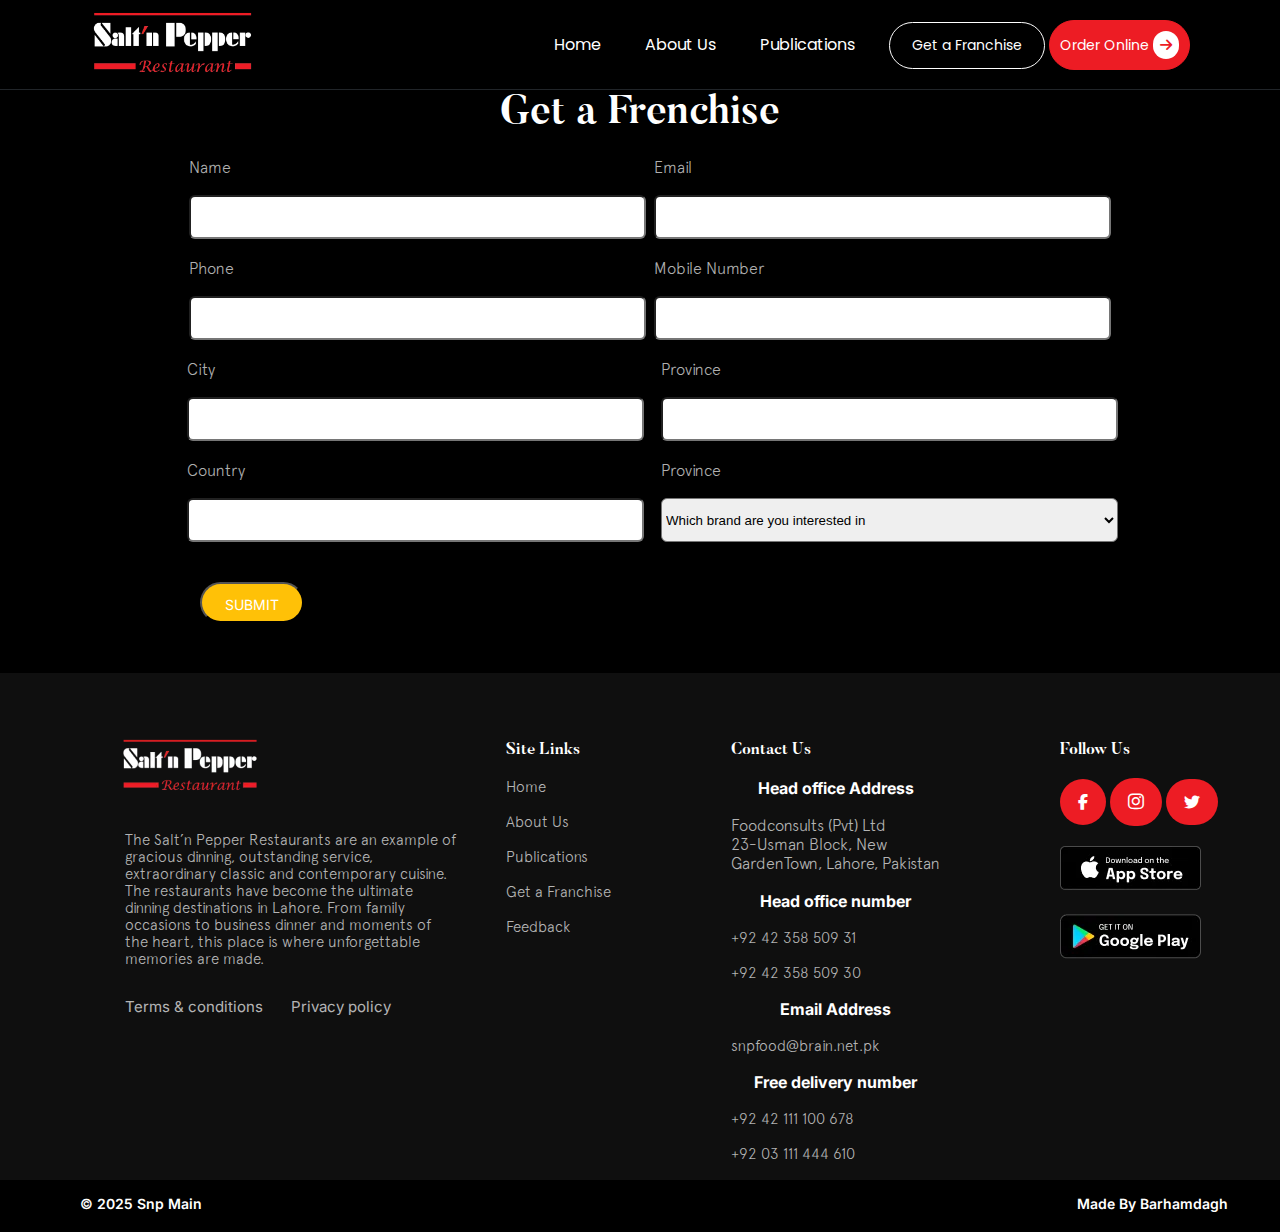
<file: franchise.html>
<!DOCTYPE html>
<html lang="en">
<head>
    <meta charset="UTF-8">
    <meta name="viewport" content="width=device-width, initial-scale=1.0">
    <title>Snp Main</title>
    <link rel="stylesheet" href="./css/utility.css">
    <link rel="stylesheet" href="https://cdnjs.cloudflare.com/ajax/libs/font-awesome/6.7.2/css/all.min.css" integrity="sha512-Evv84Mr4kqVGRNSgIGL/F/aIDqQb7xQ2vcrdIwxfjThSH8CSR7PBEakCr51Ck+w+/U6swU2Im1vVX0SVk9ABhg==" crossorigin="anonymous" referrerpolicy="no-referrer" />
    <link rel="stylesheet" href="./css/publication.css">
<link rel="stylesheet" href="./css/franchise.css">
</head>
   <!-- navbar-started -->
   
<header class="display-flex justify-evenly align-center flex-wrap">
  <div>
      <img id="img" src="./assets/images/salt.webp" width="165px" height="75.42px" alt="">
  </div>
  <nav class="align-center" >
      <a href="./index.html" class="margin-r2" >Home</a>
      <a href="./About Us.html" class="margin-r2">About Us</a>
      <a href="./publication.html" class="margin-r2">Publications</a>
      <button class="nav-btn" ><a href="./franchise.html">Get a Franchise</a></button> 
      <button class="nav-btn2">Order Online <i class="fa-solid fa-arrow-right"></i></button> 
      
  </nav>
</header>
<!-- navbar-ended -->
 
  <!-- body start -->
  <h2 class="text-center frenchise">Get a Frenchise</h2> 
  <div class="input">
    <div class="input1">
<label for="name">Name</label> <br /> <br />
  <input name="name" type="text">

</div>
    <div class="input2">
<label for="email">Email</label> <br /> <br />
  <input name="email" type="email">
</div>


  </div>
  <div class="input11">
    <div class="input1">
<label for="phone">Phone</label> <br /> <br />
  <input name="phone" type="number">

</div>
    <div class="input2">
<label for="mobile">Mobile Number</label> <br /> <br />
  <input name="mobile" type="number">
</div>

  </div>



 <div class="input111">
    <div class="newinput1">
<label for="city">City</label> <br /> <br />
  <input name="city" type="text">

</div>
    <div class="newinput2">
<label for="province">Province</label> <br /> <br />
  <input name="province" type="text">
</div>
 </div>

 <div class="input1111">
    <div class="newinput1">
<label for="country">Country</label> <br /> <br />
  <input name="country" type="text">

</div>
    <div class="newinput2">
<label for="province">Province</label> <br /> <br />
  <select name="province" id="">
    <option value="" selected disabled>Which brand are you interested in</option>
    <option value="" >Salt'n Pepper Restaurant</option>
    <option value="" >Salt'n Pepper Village</option>
    <option value="" >Salt'n Pepper Express</option>

  </select>
</div>
 </div>

 <button class="submit">SUBMIT</button>
  <!-- body end -->


      <!-- footer section start -->
<div class="footer">
    <div class="fchild1">
        <img src="./assets/images/salt2.webp" class="f-section" width="140px" height="64px" alt="">
        <p class="f-para">The Salt’n Pepper Restaurants are an example of <br /> gracious dinning, outstanding service,<br /> extraordinary classic and contemporary cuisine. <br /> The restaurants have become the ultimate <br /> dinning destinations in Lahore. From family <br /> occasions to business dinner and moments of <br /> the heart, this place is where unforgettable <br /> memories are made. <br />

        </p>
        
        
            <p class="term">Terms & conditions &nbsp; &nbsp; &nbsp;  Privacy policy</p> 
        
        <p class="privacy"></p>
    </div>
    

<div class="fchild2">
    <p class="site">Site Links</p> <br />
    <p class="site-items">Home</p> <br />
    <p class="site-items">About Us</p> <br />
    <p class="site-items">Publications</p> <br />
    <p class="site-items">Get a Franchise</p> <br />
    <p class="site-items">Feedback</p>


</div>


<div class="fchild3">
    <p class="site">Contact Us</p> <br />
    <h2 class="head-office">Head office Address</h2> <br />
    <p class="fchild3-para">Foodconsults (Pvt) Ltd <br />
        23-Usman Block, New <br /> GardenTown, Lahore, Pakistan</p> <br />
        <h2 class="head-office">Head office number</h2> <br />
    <p class="number">+92 42  358  509  31</p><br />
    <p class="number">+92 42  358  509  30</p><br />
    <h2 class="head-office">Email Address</h2> <br />
    <p class="number">snpfood@brain.net.pk</p><br />
    <h2 class="head-office">Free delivery number</h2> <br />
    <p class="number">+92 42  111 100 678</p><br />
    <p class="number">+92 03 111 444 610</p><br />
</div>

<div class="fchild4">
    <p class="site">Follow Us</p> <br />
    <i class="fa-brands fa-facebook-f facebook"></i>
    <i class="fa-brands fa-instagram instagram"></i>
    <i class="fa-brands fa-twitter facebook"></i> <br />
    <img src="./assets/images/apple.webp" style="margin-top: 20px;" alt=""> <br />
    <img src="./assets/images/playstore.webp" style="margin-top: 20px;" alt=""> 

</div>
</div>
  


  <!-- ending design start -->
  <div class="ending">
    <div class="copyright">
 <p class="ending-copyright"> &copy; 2025  Snp Main</p>
</div>

 <p class="zain"> Made By Barhamdagh</p>

</div>
 <!-- ending design end -->
</body>
</html>
</file>
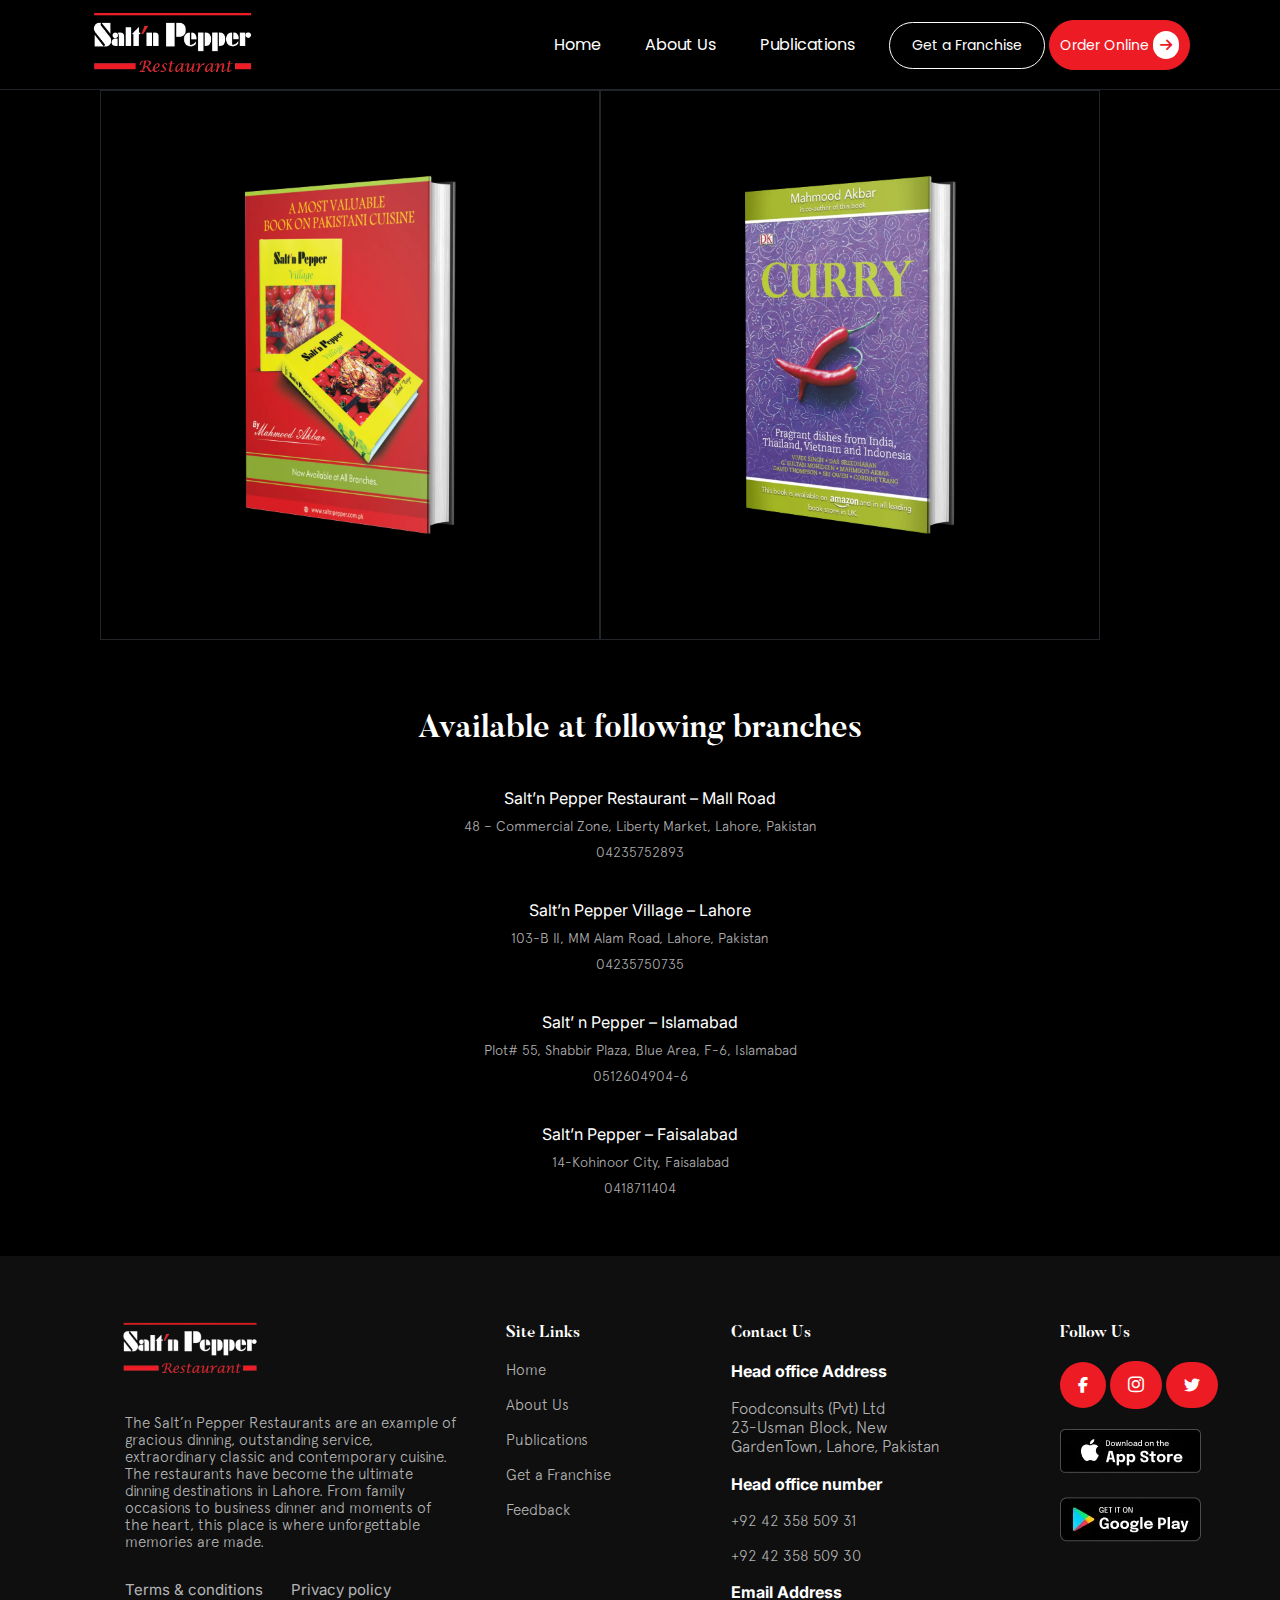
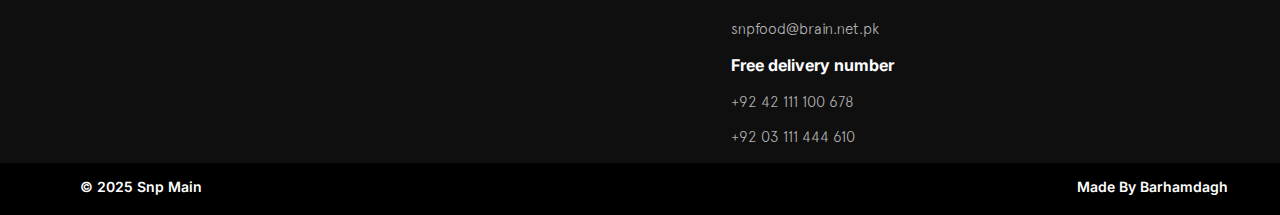
<file: publication.html>
<!DOCTYPE html>
<html lang="en">
<head>
    <meta charset="UTF-8">
    <meta name="viewport" content="width=device-width, initial-scale=1.0">
    <title>Snp Main</title>
    <link rel="stylesheet" href="./css/utility.css">
    <link rel="stylesheet" href="https://cdnjs.cloudflare.com/ajax/libs/font-awesome/6.7.2/css/all.min.css" integrity="sha512-Evv84Mr4kqVGRNSgIGL/F/aIDqQb7xQ2vcrdIwxfjThSH8CSR7PBEakCr51Ck+w+/U6swU2Im1vVX0SVk9ABhg==" crossorigin="anonymous" referrerpolicy="no-referrer" />
<link rel="stylesheet" href="./css/publication.css">
</head>
<body>
     <!--  navbar start -->
     <header class="display-flex justify-evenly align-center flex-wrap">
        <div>
            <img id="img" src="./assets/images/salt.webp" width="165px" height="75.42px" alt="">
        </div>
        <nav class="align-center" >
            <a href="./index.html" class="margin-r2" >Home</a>
            <a href="./About Us.html" class="margin-r2">About Us</a>
            <a href="./publication.html" class="margin-r2">Publications</a>
            <button class="nav-btn" ><a href="./franchise.html">Get a Franchise</a></button> 
            <button class="nav-btn2">Order Online <i class="fa-solid fa-arrow-right"></i></button> 
            
        </nav>
    </header>
    <!--  navbar end -->
<!-- body section start -->
<main>
<div class="box1">
    <div class="childern1">
<img class="book1" style="padding-right: 200px; padding-top: 40px; "class="book1" src="./assets/images/book1.webp" width="700px" alt="">

    </div>
    <div class="childern2">
        <img class="book1" style="padding-right: 200px; padding-top: 40px; "class="book1" src="./assets/images/book2.webp" width="700px" alt="">

    </div>
</div>
<h3>Available at following branches</h3>
<p class="salt">Salt’n Pepper Restaurant – Mall Road</p>
<p class="salt-para">48 – Commercial Zone, Liberty Market, Lahore, Pakistan</p>
<p class="salt-phone">04235752893</p>

<p class="salt">Salt’n Pepper Village – Lahore</p>
<p class="salt-para">103-B II, MM Alam Road, Lahore, Pakistan</p>
<p class="salt-phone">04235750735</p>

<p class="salt">Salt’ n Pepper – Islamabad</p>
<p class="salt-para">Plot# 55, Shabbir Plaza, Blue Area, F-6, Islamabad</p>
<p class="salt-phone">0512604904-6</p>

<p class="salt">Salt’n Pepper – Faisalabad</p>
<p class="salt-para">14-Kohinoor City, Faisalabad</p>
<p class="salt-phone2">0418711404</p>
</main>
<!-- body section end -->





     <!-- footer section start -->
<div class="footer">
    <div class="fchild1">
        <img src="./assets/images/salt2.webp" class="f-section" width="140px" height="64px" alt="">
        <p class="f-para">The Salt’n Pepper Restaurants are an example of <br /> gracious dinning, outstanding service,<br /> extraordinary classic and contemporary cuisine. <br /> The restaurants have become the ultimate <br /> dinning destinations in Lahore. From family <br /> occasions to business dinner and moments of <br /> the heart, this place is where unforgettable <br /> memories are made. <br />

        </p>
        
        
            <p class="term">Terms & conditions &nbsp; &nbsp; &nbsp;  Privacy policy</p> 
        
        <p class="privacy"></p>
    </div>
    

<div class="fchild2">
    <p class="site">Site Links</p> <br />
    <p class="site-items">Home</p> <br />
    <p class="site-items">About Us</p> <br />
    <p class="site-items">Publications</p> <br />
    <p class="site-items">Get a Franchise</p> <br />
    <p class="site-items">Feedback</p>


</div>


<div class="fchild3">
    <p class="site">Contact Us</p> <br />
    <h2 class="head-office">Head office Address</h2> <br />
    <p class="fchild3-para">Foodconsults (Pvt) Ltd <br />
        23-Usman Block, New <br /> GardenTown, Lahore, Pakistan</p> <br />
        <h2 class="head-office">Head office number</h2> <br />
    <p class="number">+92 42  358  509  31</p><br />
    <p class="number">+92 42  358  509  30</p><br />
    <h2 class="head-office">Email Address</h2> <br />
    <p class="number">snpfood@brain.net.pk</p><br />
    <h2 class="head-office">Free delivery number</h2> <br />
    <p class="number">+92 42  111 100 678</p><br />
    <p class="number">+92 03 111 444 610</p><br />
</div>

<div class="fchild4">
    <p class="site">Follow Us</p> <br />
    <i class="fa-brands fa-facebook-f facebook"></i>
    <i class="fa-brands fa-instagram instagram"></i>
    <i class="fa-brands fa-twitter facebook"></i> <br />
    <img src="./assets/images/apple.webp" style="margin-top: 20px;" alt=""> <br />
    <img src="./assets/images/playstore.webp" style="margin-top: 20px;" alt=""> 

</div>
</div>
  <!-- footer section end -->
  <!-- ending design start -->
  <div class="ending">
    <div class="copyright">
 <p class="ending-copyright"> &copy; 2025  Snp Main</p>
</div>

 <p class="zain"> Made By Barhamdagh</p>

</div>
 <!-- ending design end -->
</body>
</html>
</file>
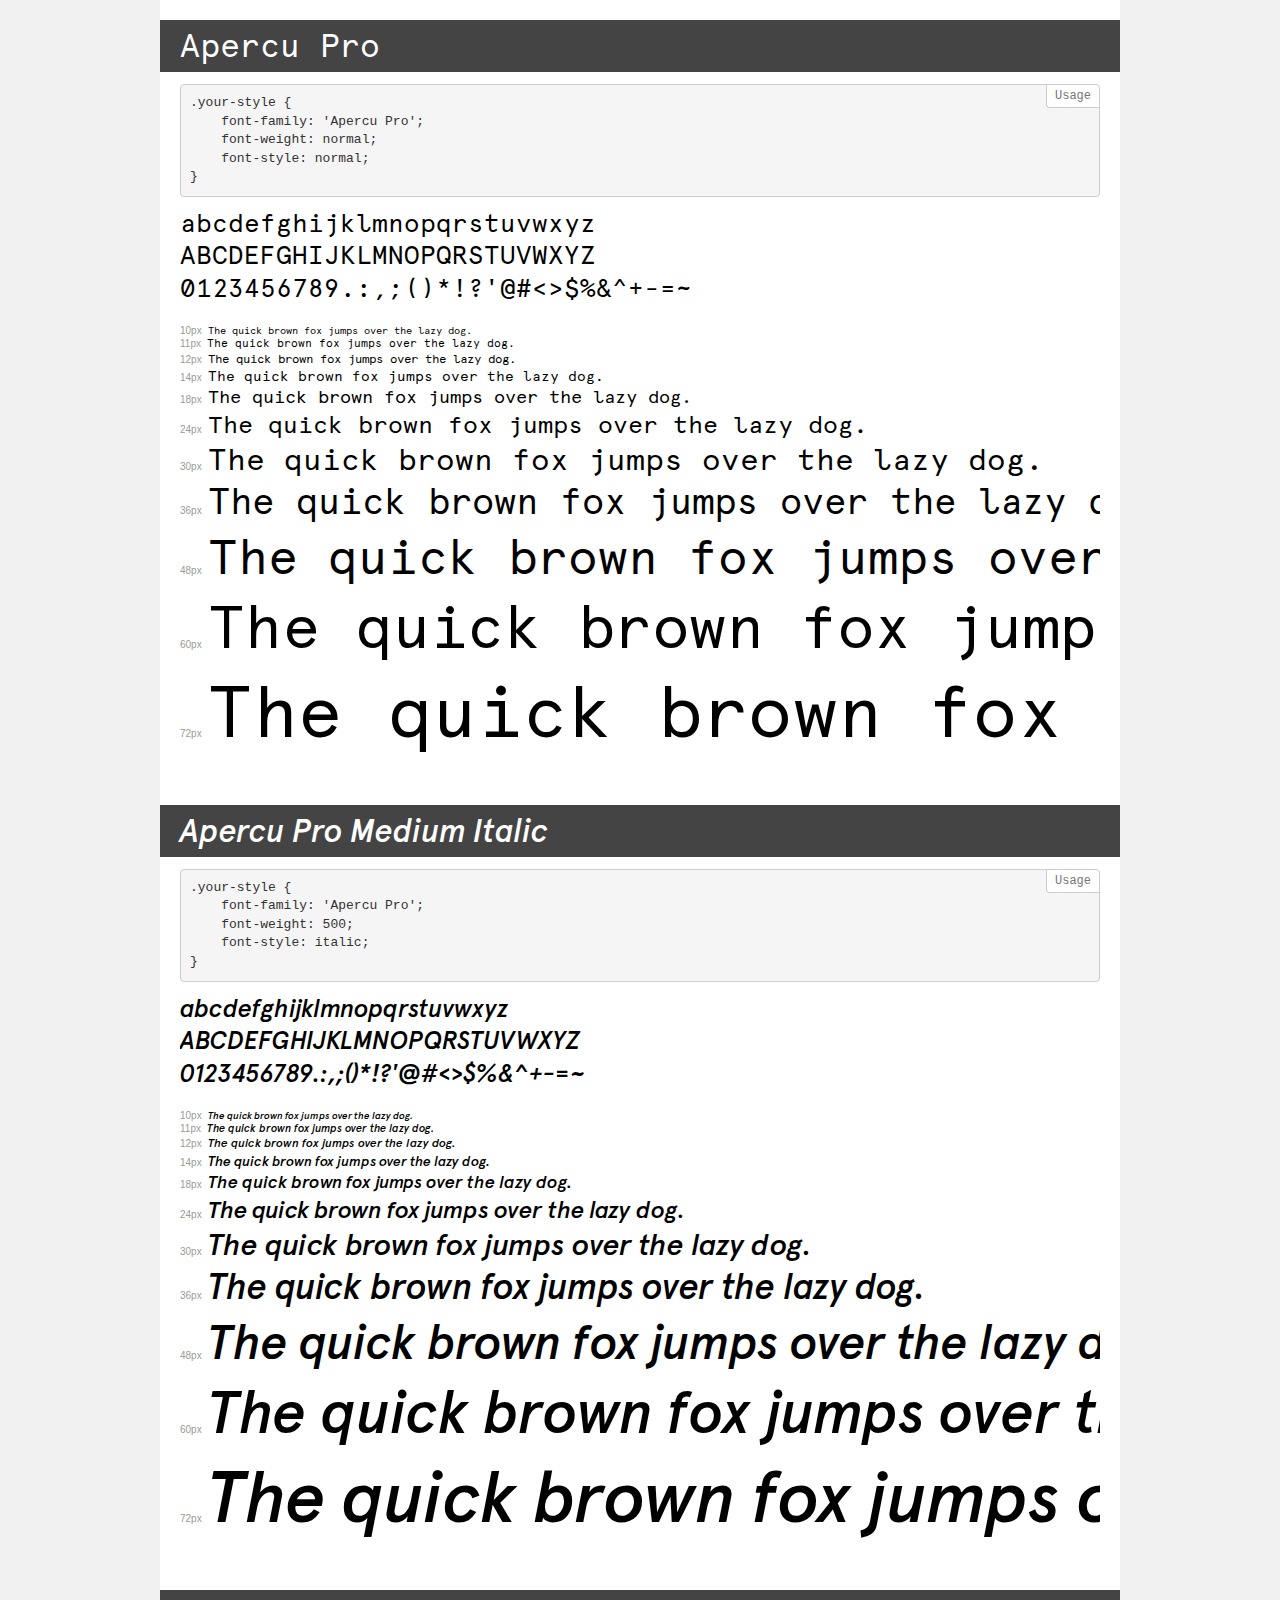
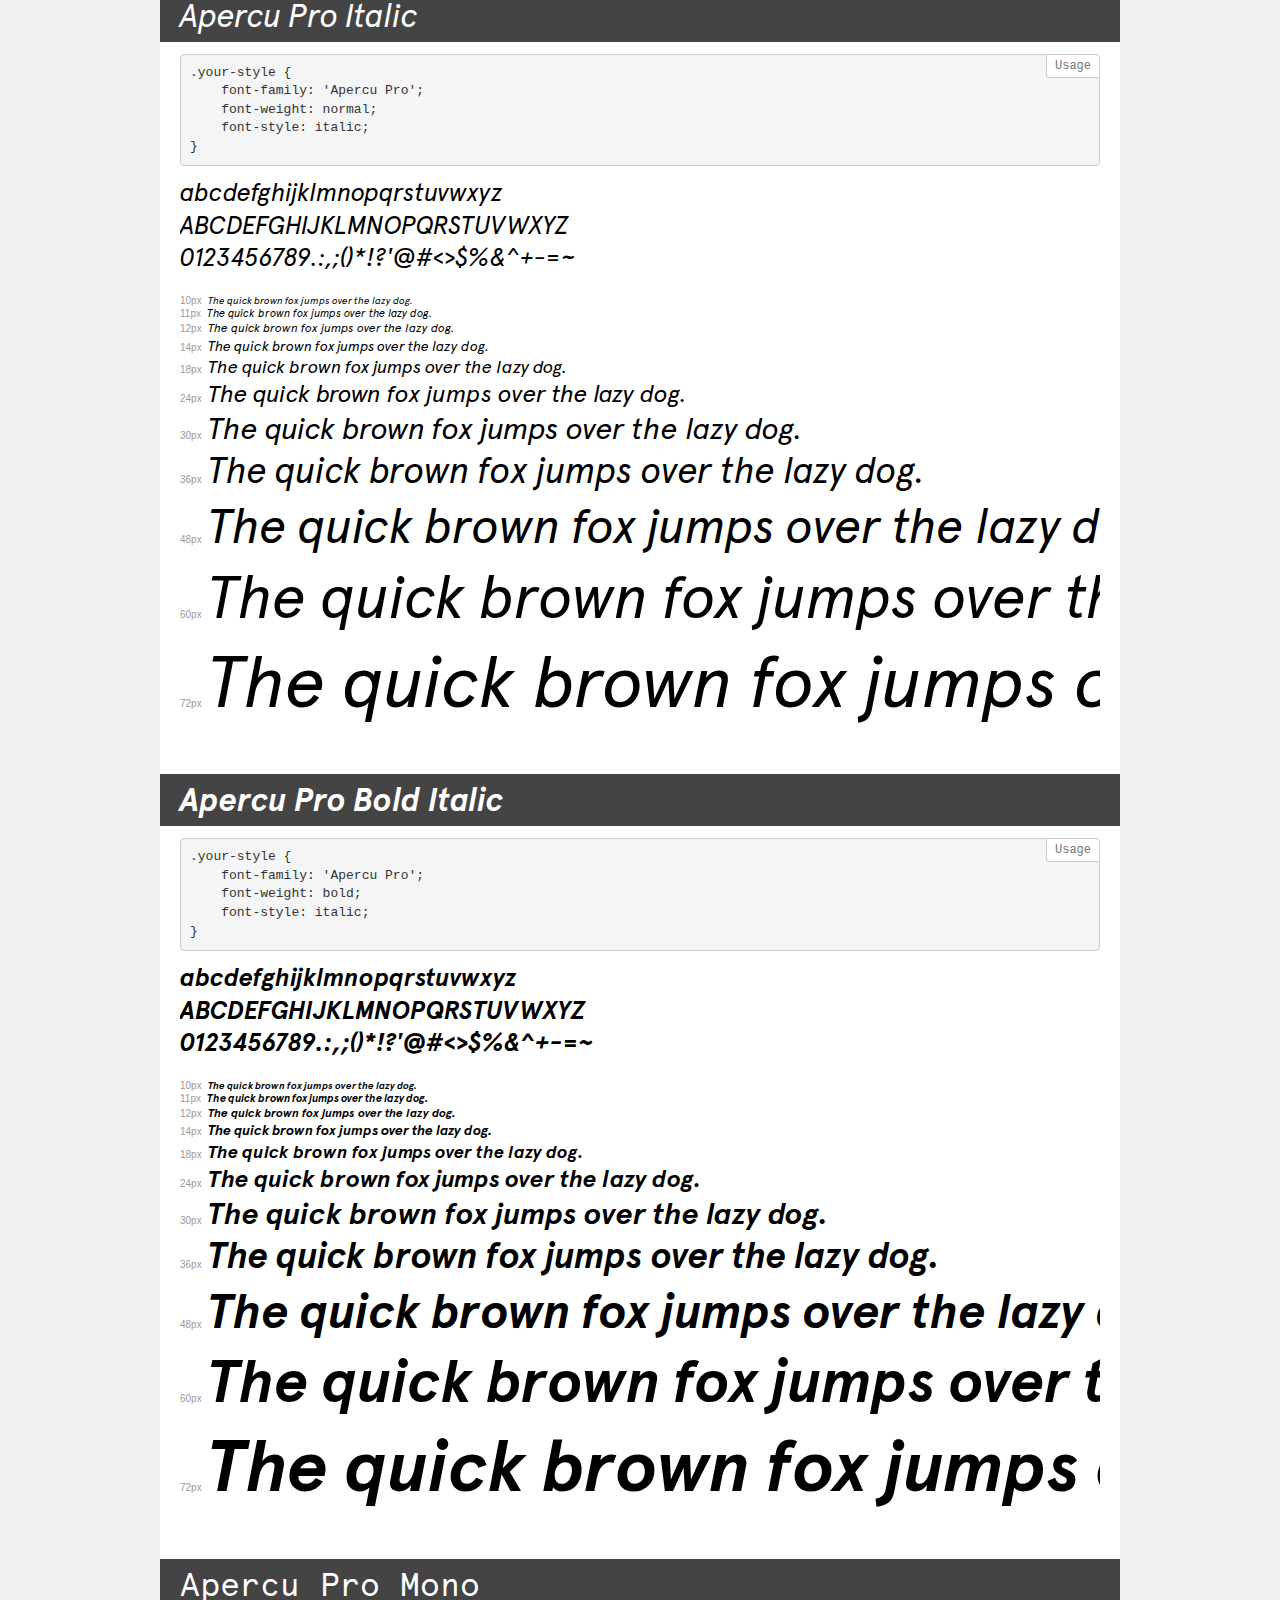
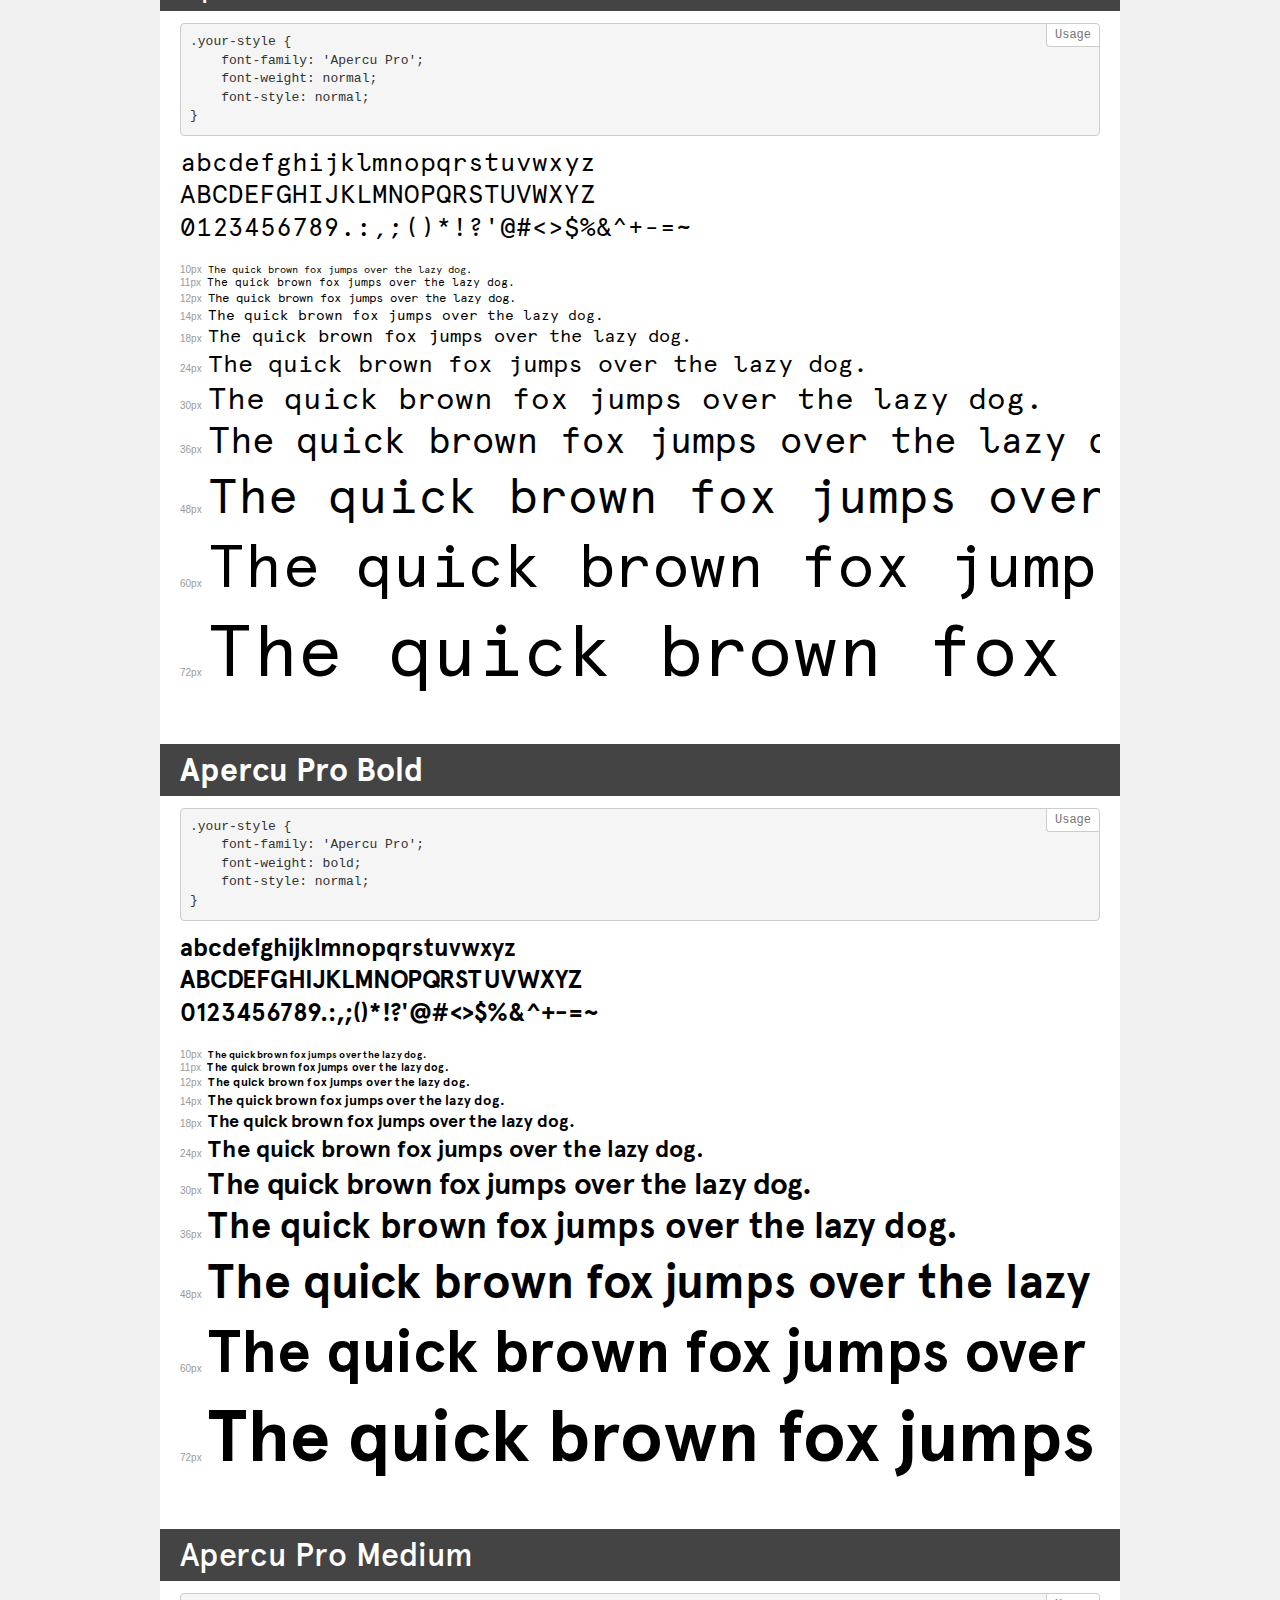
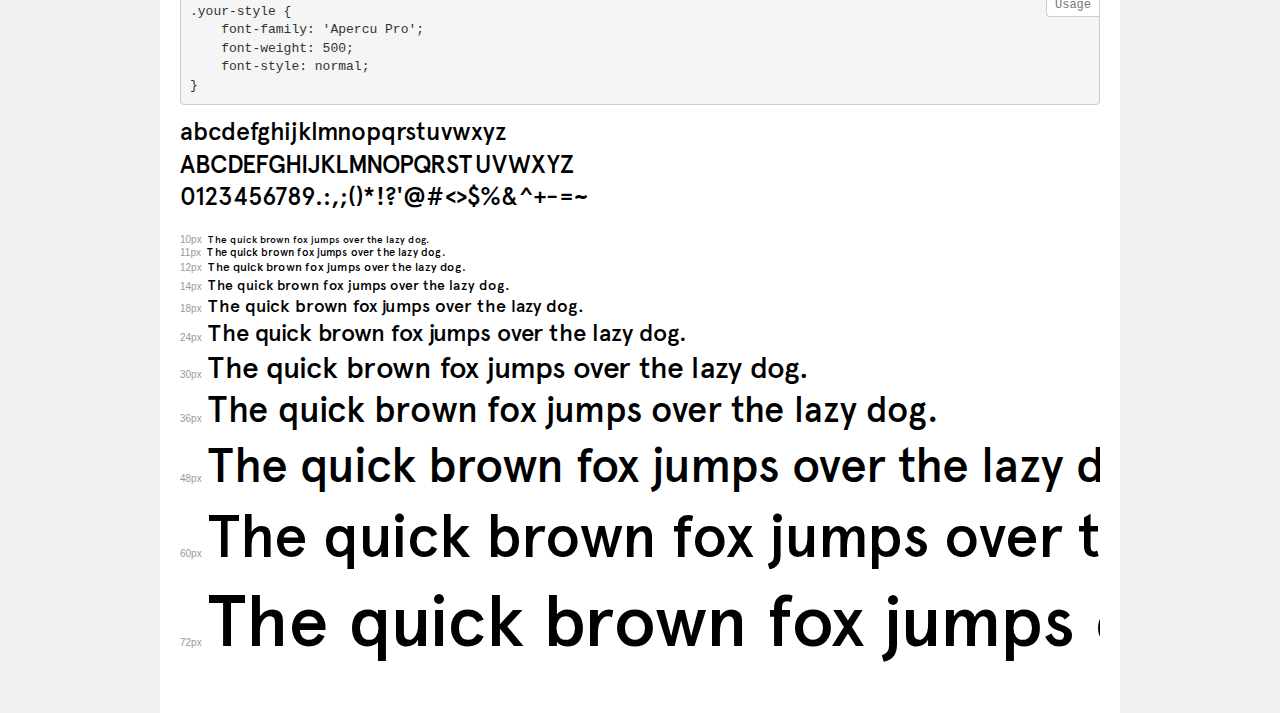
<file: assets/font/demo.html>
<!DOCTYPE html>
<html>
<head>
    <meta charset="utf-8">
    <meta http-equiv="X-UA-Compatible" content="IE=edge">
    <meta name="viewport" content="width=device-width, initial-scale=1">
    <meta name="robots" content="noindex, noarchive">
    <meta name="format-detection" content="telephone=no">
    <title>Transfonter demo</title>
    <link href="stylesheet.css" rel="stylesheet">
    <style>
        /*
        http://meyerweb.com/eric/tools/css/reset/
        v2.0 | 20110126
        License: none (public domain)
        */
        html, body, div, span, applet, object, iframe,
        h1, h2, h3, h4, h5, h6, p, blockquote, pre,
        a, abbr, acronym, address, big, cite, code,
        del, dfn, em, img, ins, kbd, q, s, samp,
        small, strike, strong, sub, sup, tt, var,
        b, u, i, center,
        dl, dt, dd, ol, ul, li,
        fieldset, form, label, legend,
        table, caption, tbody, tfoot, thead, tr, th, td,
        article, aside, canvas, details, embed,
        figure, figcaption, footer, header, hgroup,
        menu, nav, output, ruby, section, summary,
        time, mark, audio, video {
            margin: 0;
            padding: 0;
            border: 0;
            font-size: 100%;
            font: inherit;
            vertical-align: baseline;
        }
        /* HTML5 display-role reset for older browsers */
        article, aside, details, figcaption, figure,
        footer, header, hgroup, menu, nav, section {
            display: block;
        }
        body {
            line-height: 1;
        }
        ol, ul {
            list-style: none;
        }
        blockquote, q {
            quotes: none;
        }
        blockquote:before, blockquote:after,
        q:before, q:after {
            content: '';
            content: none;
        }
        table {
            border-collapse: collapse;
            border-spacing: 0;
        }
        /* common styles */
        body {
            background: #f1f1f1;
            color: #000;
        }
        .page {
            background: #fff;
            width: 920px;
            margin: 0 auto;
            padding: 20px 20px 0 20px;
            overflow: hidden;
        }
        .font-container {
            overflow-x: auto;
            overflow-y: hidden;
            margin-bottom: 40px;
            line-height: 1.3;
            white-space: nowrap;
            padding-bottom: 5px;
        }
        h1 {
            position: relative;
            background: #444;
            font-size: 32px;
            color: #fff;
            padding: 10px 20px;
            margin: 0 -20px 12px -20px;
        }
        .letters {
            font-size: 25px;
            margin-bottom: 20px;
        }
        .s10:before {
            content: '10px';
        }
        .s11:before {
            content: '11px';
        }
        .s12:before {
            content: '12px';
        }
        .s14:before {
            content: '14px';
        }
        .s18:before {
            content: '18px';
        }
        .s24:before {
            content: '24px';
        }
        .s30:before {
            content: '30px';
        }
        .s36:before {
            content: '36px';
        }
        .s48:before {
            content: '48px';
        }
        .s60:before {
            content: '60px';
        }
        .s72:before {
            content: '72px';
        }
        .s10:before, .s11:before, .s12:before, .s14:before,
        .s18:before, .s24:before, .s30:before, .s36:before,
        .s48:before, .s60:before, .s72:before {
            font-family: Arial, sans-serif;
            font-size: 10px;
            font-weight: normal;
            font-style: normal;
            color: #999;
            padding-right: 6px;
        }
        pre {
            display: block;
            position: relative;
            padding: 9px;
            margin: 0 0 10px;
            font-family: Monaco, Menlo, Consolas, "Courier New", monospace !important;
            font-size: 13px;
            line-height: 1.428571429;
            color: #333;
            font-weight: normal !important;
            font-style: normal !important;
            background-color: #f5f5f5;
            border: 1px solid #ccc;
            overflow-x: auto;
            border-radius: 4px;
        }
        pre:after {
            display: block;
            position: absolute;
            right: 0;
            top: 0;
            content: 'Usage';
            line-height: 1;
            padding: 5px 8px;
            font-size: 12px;
            color: #767676;
            background-color: #fff;
            border: 1px solid #ccc;
            border-right: none;
            border-top: none;
            border-radius: 0 4px 0 4px;
            z-index: 10;
        }
        /* responsive */
        @media (max-width: 959px) {
            .page {
                width: auto;
                margin: 0;
            }
        }
    </style>
</head>
<body>
<div class="page">
    <div class="demo" style="font-family: 'Apercu Pro'; font-weight: normal; font-style: normal;">
        <h1>Apercu Pro</h1>
        <pre>.your-style {
    font-family: 'Apercu Pro';
    font-weight: normal;
    font-style: normal;
}</pre>
        <div class="font-container">
            <p class="letters">
                abcdefghijklmnopqrstuvwxyz<br>
ABCDEFGHIJKLMNOPQRSTUVWXYZ<br>
                0123456789.:,;()*!?'@#<>$%&^+-=~
            </p>
            <p class="s10" style="font-size: 10px;">The quick brown fox jumps over the lazy dog.</p>
            <p class="s11" style="font-size: 11px;">The quick brown fox jumps over the lazy dog.</p>
            <p class="s12" style="font-size: 12px;">The quick brown fox jumps over the lazy dog.</p>
            <p class="s14" style="font-size: 14px;">The quick brown fox jumps over the lazy dog.</p>
            <p class="s18" style="font-size: 18px;">The quick brown fox jumps over the lazy dog.</p>
            <p class="s24" style="font-size: 24px;">The quick brown fox jumps over the lazy dog.</p>
            <p class="s30" style="font-size: 30px;">The quick brown fox jumps over the lazy dog.</p>
            <p class="s36" style="font-size: 36px;">The quick brown fox jumps over the lazy dog.</p>
            <p class="s48" style="font-size: 48px;">The quick brown fox jumps over the lazy dog.</p>
            <p class="s60" style="font-size: 60px;">The quick brown fox jumps over the lazy dog.</p>
            <p class="s72" style="font-size: 72px;">The quick brown fox jumps over the lazy dog.</p>
        </div>
    </div>
    <div class="demo" style="font-family: 'Apercu Pro'; font-weight: 500; font-style: italic;">
        <h1>Apercu Pro Medium Italic</h1>
        <pre>.your-style {
    font-family: 'Apercu Pro';
    font-weight: 500;
    font-style: italic;
}</pre>
        <div class="font-container">
            <p class="letters">
                abcdefghijklmnopqrstuvwxyz<br>
ABCDEFGHIJKLMNOPQRSTUVWXYZ<br>
                0123456789.:,;()*!?'@#<>$%&^+-=~
            </p>
            <p class="s10" style="font-size: 10px;">The quick brown fox jumps over the lazy dog.</p>
            <p class="s11" style="font-size: 11px;">The quick brown fox jumps over the lazy dog.</p>
            <p class="s12" style="font-size: 12px;">The quick brown fox jumps over the lazy dog.</p>
            <p class="s14" style="font-size: 14px;">The quick brown fox jumps over the lazy dog.</p>
            <p class="s18" style="font-size: 18px;">The quick brown fox jumps over the lazy dog.</p>
            <p class="s24" style="font-size: 24px;">The quick brown fox jumps over the lazy dog.</p>
            <p class="s30" style="font-size: 30px;">The quick brown fox jumps over the lazy dog.</p>
            <p class="s36" style="font-size: 36px;">The quick brown fox jumps over the lazy dog.</p>
            <p class="s48" style="font-size: 48px;">The quick brown fox jumps over the lazy dog.</p>
            <p class="s60" style="font-size: 60px;">The quick brown fox jumps over the lazy dog.</p>
            <p class="s72" style="font-size: 72px;">The quick brown fox jumps over the lazy dog.</p>
        </div>
    </div>
    <div class="demo" style="font-family: 'Apercu Pro'; font-weight: normal; font-style: italic;">
        <h1>Apercu Pro Italic</h1>
        <pre>.your-style {
    font-family: 'Apercu Pro';
    font-weight: normal;
    font-style: italic;
}</pre>
        <div class="font-container">
            <p class="letters">
                abcdefghijklmnopqrstuvwxyz<br>
ABCDEFGHIJKLMNOPQRSTUVWXYZ<br>
                0123456789.:,;()*!?'@#<>$%&^+-=~
            </p>
            <p class="s10" style="font-size: 10px;">The quick brown fox jumps over the lazy dog.</p>
            <p class="s11" style="font-size: 11px;">The quick brown fox jumps over the lazy dog.</p>
            <p class="s12" style="font-size: 12px;">The quick brown fox jumps over the lazy dog.</p>
            <p class="s14" style="font-size: 14px;">The quick brown fox jumps over the lazy dog.</p>
            <p class="s18" style="font-size: 18px;">The quick brown fox jumps over the lazy dog.</p>
            <p class="s24" style="font-size: 24px;">The quick brown fox jumps over the lazy dog.</p>
            <p class="s30" style="font-size: 30px;">The quick brown fox jumps over the lazy dog.</p>
            <p class="s36" style="font-size: 36px;">The quick brown fox jumps over the lazy dog.</p>
            <p class="s48" style="font-size: 48px;">The quick brown fox jumps over the lazy dog.</p>
            <p class="s60" style="font-size: 60px;">The quick brown fox jumps over the lazy dog.</p>
            <p class="s72" style="font-size: 72px;">The quick brown fox jumps over the lazy dog.</p>
        </div>
    </div>
    <div class="demo" style="font-family: 'Apercu Pro'; font-weight: bold; font-style: italic;">
        <h1>Apercu Pro Bold Italic</h1>
        <pre>.your-style {
    font-family: 'Apercu Pro';
    font-weight: bold;
    font-style: italic;
}</pre>
        <div class="font-container">
            <p class="letters">
                abcdefghijklmnopqrstuvwxyz<br>
ABCDEFGHIJKLMNOPQRSTUVWXYZ<br>
                0123456789.:,;()*!?'@#<>$%&^+-=~
            </p>
            <p class="s10" style="font-size: 10px;">The quick brown fox jumps over the lazy dog.</p>
            <p class="s11" style="font-size: 11px;">The quick brown fox jumps over the lazy dog.</p>
            <p class="s12" style="font-size: 12px;">The quick brown fox jumps over the lazy dog.</p>
            <p class="s14" style="font-size: 14px;">The quick brown fox jumps over the lazy dog.</p>
            <p class="s18" style="font-size: 18px;">The quick brown fox jumps over the lazy dog.</p>
            <p class="s24" style="font-size: 24px;">The quick brown fox jumps over the lazy dog.</p>
            <p class="s30" style="font-size: 30px;">The quick brown fox jumps over the lazy dog.</p>
            <p class="s36" style="font-size: 36px;">The quick brown fox jumps over the lazy dog.</p>
            <p class="s48" style="font-size: 48px;">The quick brown fox jumps over the lazy dog.</p>
            <p class="s60" style="font-size: 60px;">The quick brown fox jumps over the lazy dog.</p>
            <p class="s72" style="font-size: 72px;">The quick brown fox jumps over the lazy dog.</p>
        </div>
    </div>
    <div class="demo" style="font-family: 'Apercu Pro'; font-weight: normal; font-style: normal;">
        <h1>Apercu Pro Mono</h1>
        <pre>.your-style {
    font-family: 'Apercu Pro';
    font-weight: normal;
    font-style: normal;
}</pre>
        <div class="font-container">
            <p class="letters">
                abcdefghijklmnopqrstuvwxyz<br>
ABCDEFGHIJKLMNOPQRSTUVWXYZ<br>
                0123456789.:,;()*!?'@#<>$%&^+-=~
            </p>
            <p class="s10" style="font-size: 10px;">The quick brown fox jumps over the lazy dog.</p>
            <p class="s11" style="font-size: 11px;">The quick brown fox jumps over the lazy dog.</p>
            <p class="s12" style="font-size: 12px;">The quick brown fox jumps over the lazy dog.</p>
            <p class="s14" style="font-size: 14px;">The quick brown fox jumps over the lazy dog.</p>
            <p class="s18" style="font-size: 18px;">The quick brown fox jumps over the lazy dog.</p>
            <p class="s24" style="font-size: 24px;">The quick brown fox jumps over the lazy dog.</p>
            <p class="s30" style="font-size: 30px;">The quick brown fox jumps over the lazy dog.</p>
            <p class="s36" style="font-size: 36px;">The quick brown fox jumps over the lazy dog.</p>
            <p class="s48" style="font-size: 48px;">The quick brown fox jumps over the lazy dog.</p>
            <p class="s60" style="font-size: 60px;">The quick brown fox jumps over the lazy dog.</p>
            <p class="s72" style="font-size: 72px;">The quick brown fox jumps over the lazy dog.</p>
        </div>
    </div>
    <div class="demo" style="font-family: 'Apercu Pro'; font-weight: bold; font-style: normal;">
        <h1>Apercu Pro Bold</h1>
        <pre>.your-style {
    font-family: 'Apercu Pro';
    font-weight: bold;
    font-style: normal;
}</pre>
        <div class="font-container">
            <p class="letters">
                abcdefghijklmnopqrstuvwxyz<br>
ABCDEFGHIJKLMNOPQRSTUVWXYZ<br>
                0123456789.:,;()*!?'@#<>$%&^+-=~
            </p>
            <p class="s10" style="font-size: 10px;">The quick brown fox jumps over the lazy dog.</p>
            <p class="s11" style="font-size: 11px;">The quick brown fox jumps over the lazy dog.</p>
            <p class="s12" style="font-size: 12px;">The quick brown fox jumps over the lazy dog.</p>
            <p class="s14" style="font-size: 14px;">The quick brown fox jumps over the lazy dog.</p>
            <p class="s18" style="font-size: 18px;">The quick brown fox jumps over the lazy dog.</p>
            <p class="s24" style="font-size: 24px;">The quick brown fox jumps over the lazy dog.</p>
            <p class="s30" style="font-size: 30px;">The quick brown fox jumps over the lazy dog.</p>
            <p class="s36" style="font-size: 36px;">The quick brown fox jumps over the lazy dog.</p>
            <p class="s48" style="font-size: 48px;">The quick brown fox jumps over the lazy dog.</p>
            <p class="s60" style="font-size: 60px;">The quick brown fox jumps over the lazy dog.</p>
            <p class="s72" style="font-size: 72px;">The quick brown fox jumps over the lazy dog.</p>
        </div>
    </div>
    <div class="demo" style="font-family: 'Apercu Pro'; font-weight: 500; font-style: normal;">
        <h1>Apercu Pro Medium</h1>
        <pre>.your-style {
    font-family: 'Apercu Pro';
    font-weight: 500;
    font-style: normal;
}</pre>
        <div class="font-container">
            <p class="letters">
                abcdefghijklmnopqrstuvwxyz<br>
ABCDEFGHIJKLMNOPQRSTUVWXYZ<br>
                0123456789.:,;()*!?'@#<>$%&^+-=~
            </p>
            <p class="s10" style="font-size: 10px;">The quick brown fox jumps over the lazy dog.</p>
            <p class="s11" style="font-size: 11px;">The quick brown fox jumps over the lazy dog.</p>
            <p class="s12" style="font-size: 12px;">The quick brown fox jumps over the lazy dog.</p>
            <p class="s14" style="font-size: 14px;">The quick brown fox jumps over the lazy dog.</p>
            <p class="s18" style="font-size: 18px;">The quick brown fox jumps over the lazy dog.</p>
            <p class="s24" style="font-size: 24px;">The quick brown fox jumps over the lazy dog.</p>
            <p class="s30" style="font-size: 30px;">The quick brown fox jumps over the lazy dog.</p>
            <p class="s36" style="font-size: 36px;">The quick brown fox jumps over the lazy dog.</p>
            <p class="s48" style="font-size: 48px;">The quick brown fox jumps over the lazy dog.</p>
            <p class="s60" style="font-size: 60px;">The quick brown fox jumps over the lazy dog.</p>
            <p class="s72" style="font-size: 72px;">The quick brown fox jumps over the lazy dog.</p>
        </div>
    </div>
</div>
</body>
</html>
</file>
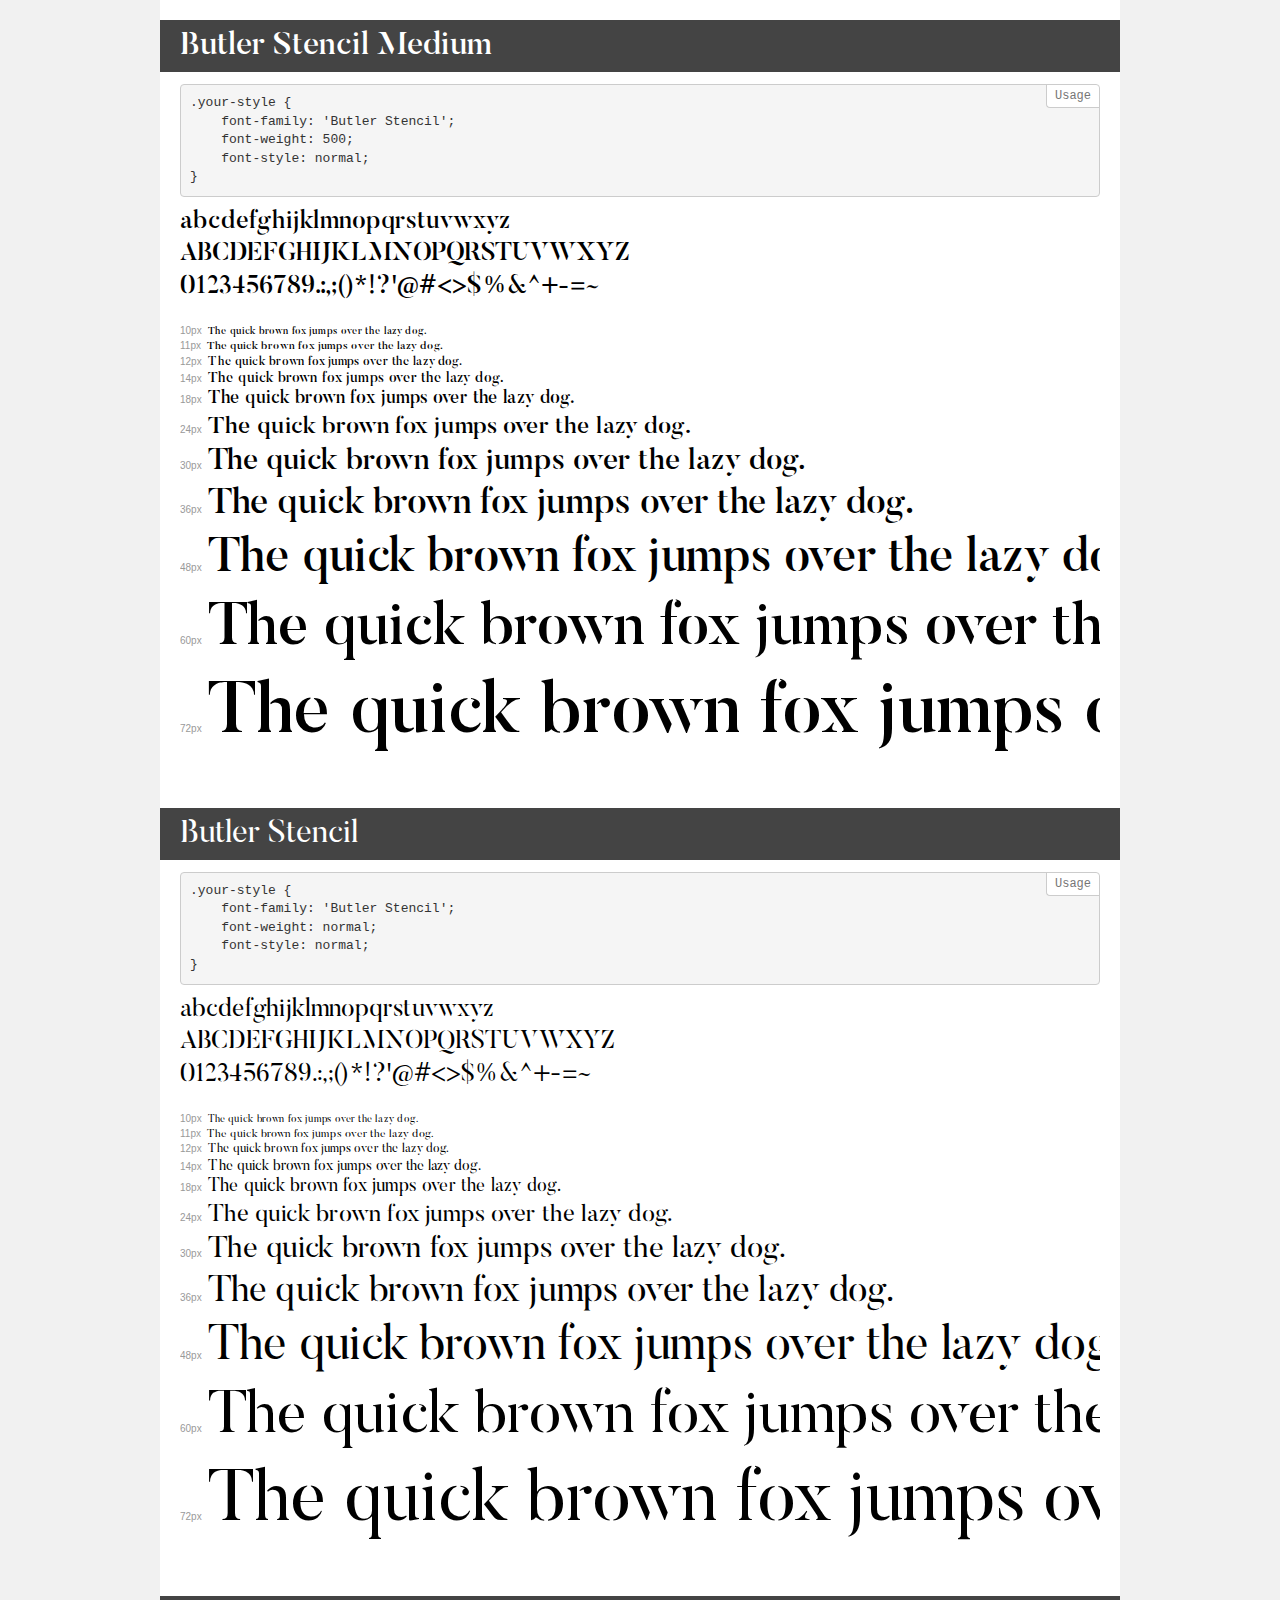
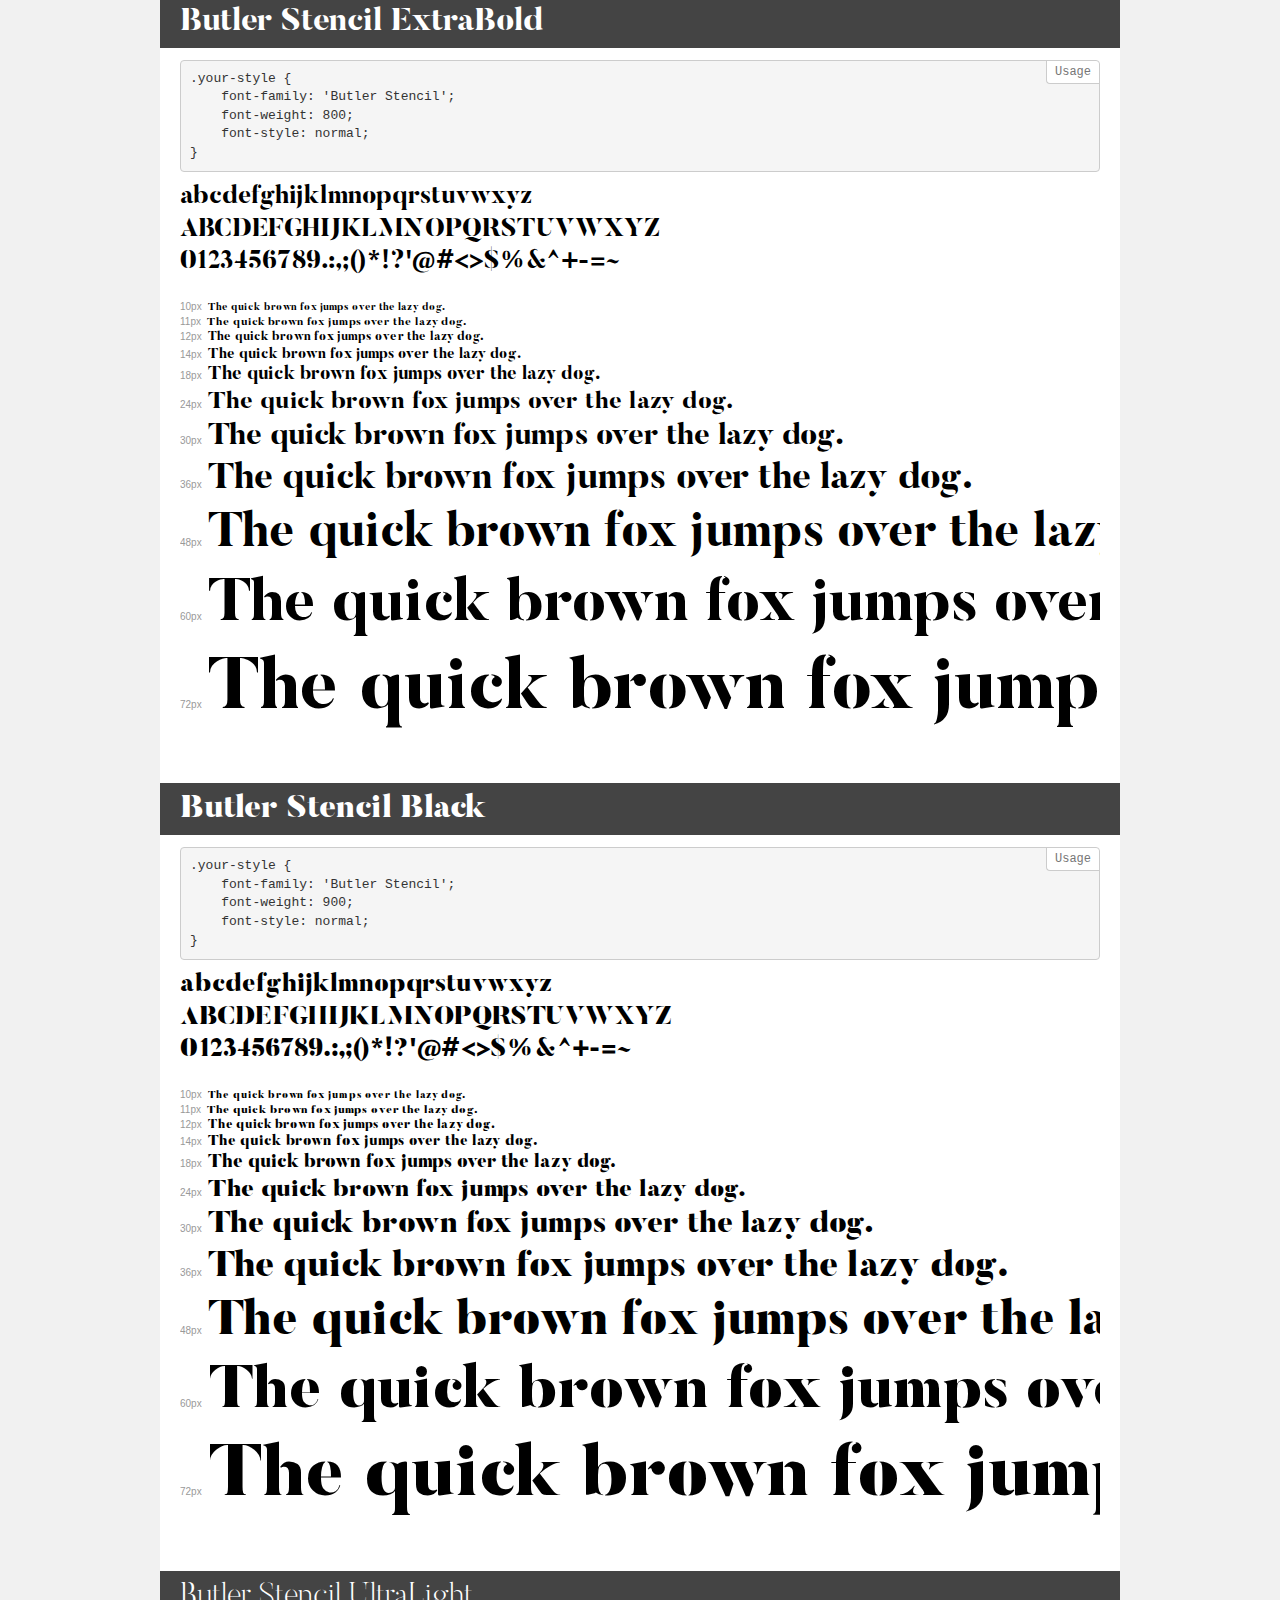
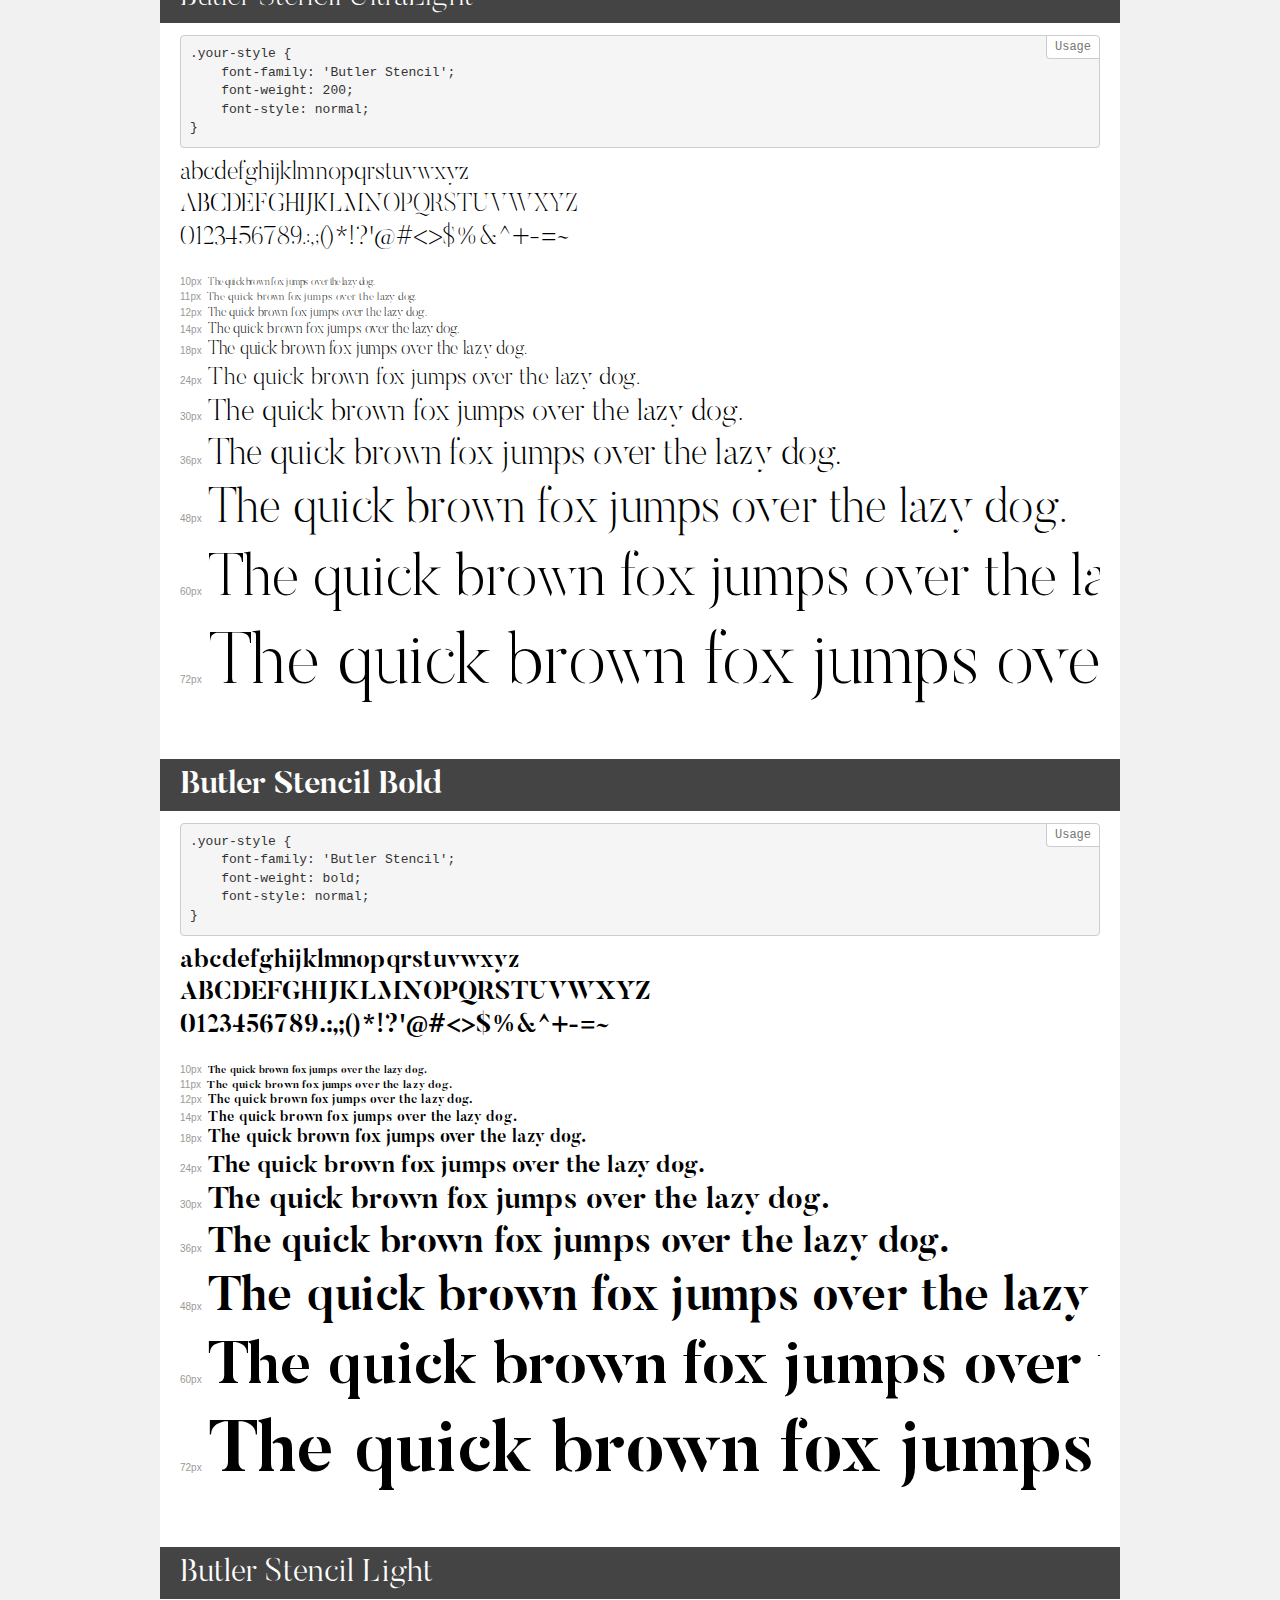
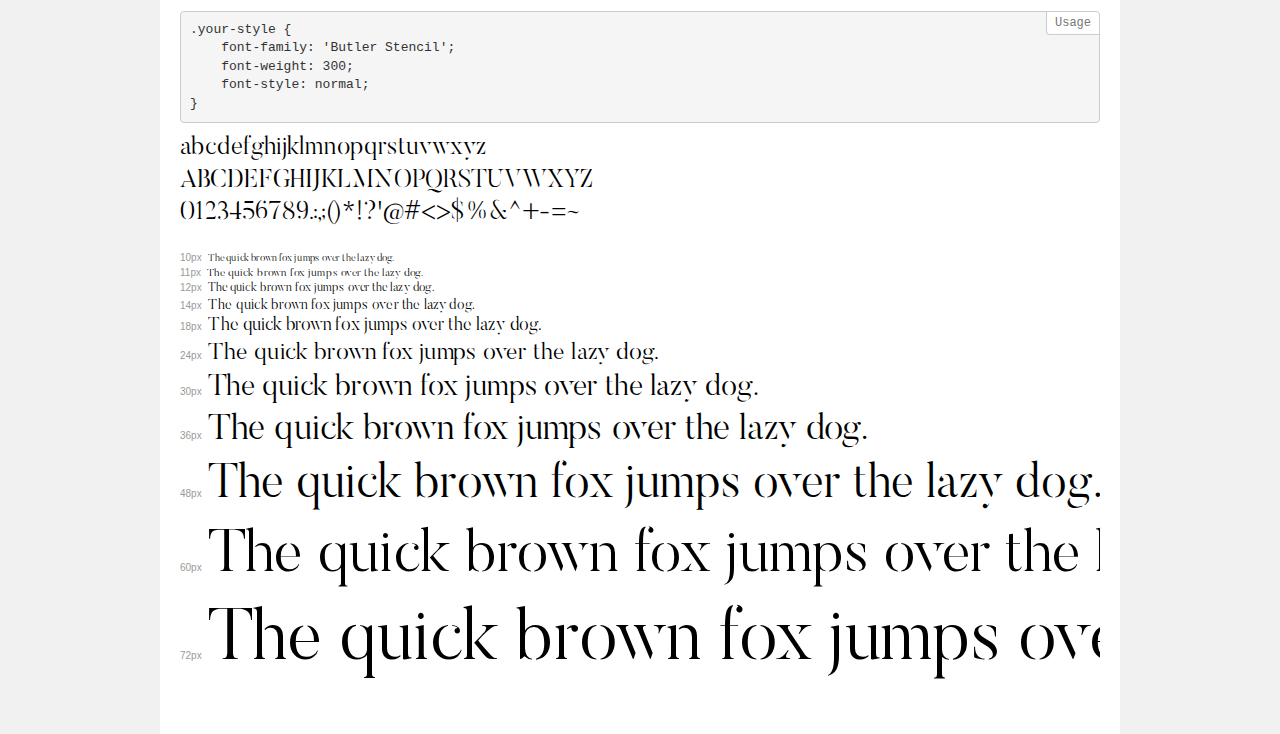
<file: assets/font/Butler_Stencil_Webfont/demo.html>
<!DOCTYPE html>
<html>
<head>
    <meta charset="utf-8">
    <meta http-equiv="X-UA-Compatible" content="IE=edge">
    <meta name="viewport" content="width=device-width, initial-scale=1">
    <meta name="robots" content="noindex, noarchive">
    <meta name="format-detection" content="telephone=no">
    <title>Transfonter demo</title>
    <link href="stylesheet.css" rel="stylesheet">
    <style>
        /*
        http://meyerweb.com/eric/tools/css/reset/
        v2.0 | 20110126
        License: none (public domain)
        */
        html, body, div, span, applet, object, iframe,
        h1, h2, h3, h4, h5, h6, p, blockquote, pre,
        a, abbr, acronym, address, big, cite, code,
        del, dfn, em, img, ins, kbd, q, s, samp,
        small, strike, strong, sub, sup, tt, var,
        b, u, i, center,
        dl, dt, dd, ol, ul, li,
        fieldset, form, label, legend,
        table, caption, tbody, tfoot, thead, tr, th, td,
        article, aside, canvas, details, embed,
        figure, figcaption, footer, header, hgroup,
        menu, nav, output, ruby, section, summary,
        time, mark, audio, video {
            margin: 0;
            padding: 0;
            border: 0;
            font-size: 100%;
            font: inherit;
            vertical-align: baseline;
        }
        /* HTML5 display-role reset for older browsers */
        article, aside, details, figcaption, figure,
        footer, header, hgroup, menu, nav, section {
            display: block;
        }
        body {
            line-height: 1;
        }
        ol, ul {
            list-style: none;
        }
        blockquote, q {
            quotes: none;
        }
        blockquote:before, blockquote:after,
        q:before, q:after {
            content: '';
            content: none;
        }
        table {
            border-collapse: collapse;
            border-spacing: 0;
        }
        /* common styles */
        body {
            background: #f1f1f1;
            color: #000;
        }
        .page {
            background: #fff;
            width: 920px;
            margin: 0 auto;
            padding: 20px 20px 0 20px;
            overflow: hidden;
        }
        .font-container {
            overflow-x: auto;
            overflow-y: hidden;
            margin-bottom: 40px;
            line-height: 1.3;
            white-space: nowrap;
            padding-bottom: 5px;
        }
        h1 {
            position: relative;
            background: #444;
            font-size: 32px;
            color: #fff;
            padding: 10px 20px;
            margin: 0 -20px 12px -20px;
        }
        .letters {
            font-size: 25px;
            margin-bottom: 20px;
        }
        .s10:before {
            content: '10px';
        }
        .s11:before {
            content: '11px';
        }
        .s12:before {
            content: '12px';
        }
        .s14:before {
            content: '14px';
        }
        .s18:before {
            content: '18px';
        }
        .s24:before {
            content: '24px';
        }
        .s30:before {
            content: '30px';
        }
        .s36:before {
            content: '36px';
        }
        .s48:before {
            content: '48px';
        }
        .s60:before {
            content: '60px';
        }
        .s72:before {
            content: '72px';
        }
        .s10:before, .s11:before, .s12:before, .s14:before,
        .s18:before, .s24:before, .s30:before, .s36:before,
        .s48:before, .s60:before, .s72:before {
            font-family: Arial, sans-serif;
            font-size: 10px;
            font-weight: normal;
            font-style: normal;
            color: #999;
            padding-right: 6px;
        }
        pre {
            display: block;
            position: relative;
            padding: 9px;
            margin: 0 0 10px;
            font-family: Monaco, Menlo, Consolas, "Courier New", monospace !important;
            font-size: 13px;
            line-height: 1.428571429;
            color: #333;
            font-weight: normal !important;
            font-style: normal !important;
            background-color: #f5f5f5;
            border: 1px solid #ccc;
            overflow-x: auto;
            border-radius: 4px;
        }
        pre:after {
            display: block;
            position: absolute;
            right: 0;
            top: 0;
            content: 'Usage';
            line-height: 1;
            padding: 5px 8px;
            font-size: 12px;
            color: #767676;
            background-color: #fff;
            border: 1px solid #ccc;
            border-right: none;
            border-top: none;
            border-radius: 0 4px 0 4px;
            z-index: 10;
        }
        /* responsive */
        @media (max-width: 959px) {
            .page {
                width: auto;
                margin: 0;
            }
        }
    </style>
</head>
<body>
<div class="page">
    <div class="demo" style="font-family: 'Butler Stencil'; font-weight: 500; font-style: normal;">
        <h1>Butler Stencil Medium</h1>
        <pre>.your-style {
    font-family: 'Butler Stencil';
    font-weight: 500;
    font-style: normal;
}</pre>
        <div class="font-container">
            <p class="letters">
                abcdefghijklmnopqrstuvwxyz<br>
ABCDEFGHIJKLMNOPQRSTUVWXYZ<br>
                0123456789.:,;()*!?'@#<>$%&^+-=~
            </p>
            <p class="s10" style="font-size: 10px;">The quick brown fox jumps over the lazy dog.</p>
            <p class="s11" style="font-size: 11px;">The quick brown fox jumps over the lazy dog.</p>
            <p class="s12" style="font-size: 12px;">The quick brown fox jumps over the lazy dog.</p>
            <p class="s14" style="font-size: 14px;">The quick brown fox jumps over the lazy dog.</p>
            <p class="s18" style="font-size: 18px;">The quick brown fox jumps over the lazy dog.</p>
            <p class="s24" style="font-size: 24px;">The quick brown fox jumps over the lazy dog.</p>
            <p class="s30" style="font-size: 30px;">The quick brown fox jumps over the lazy dog.</p>
            <p class="s36" style="font-size: 36px;">The quick brown fox jumps over the lazy dog.</p>
            <p class="s48" style="font-size: 48px;">The quick brown fox jumps over the lazy dog.</p>
            <p class="s60" style="font-size: 60px;">The quick brown fox jumps over the lazy dog.</p>
            <p class="s72" style="font-size: 72px;">The quick brown fox jumps over the lazy dog.</p>
        </div>
    </div>
    <div class="demo" style="font-family: 'Butler Stencil'; font-weight: normal; font-style: normal;">
        <h1>Butler Stencil</h1>
        <pre>.your-style {
    font-family: 'Butler Stencil';
    font-weight: normal;
    font-style: normal;
}</pre>
        <div class="font-container">
            <p class="letters">
                abcdefghijklmnopqrstuvwxyz<br>
ABCDEFGHIJKLMNOPQRSTUVWXYZ<br>
                0123456789.:,;()*!?'@#<>$%&^+-=~
            </p>
            <p class="s10" style="font-size: 10px;">The quick brown fox jumps over the lazy dog.</p>
            <p class="s11" style="font-size: 11px;">The quick brown fox jumps over the lazy dog.</p>
            <p class="s12" style="font-size: 12px;">The quick brown fox jumps over the lazy dog.</p>
            <p class="s14" style="font-size: 14px;">The quick brown fox jumps over the lazy dog.</p>
            <p class="s18" style="font-size: 18px;">The quick brown fox jumps over the lazy dog.</p>
            <p class="s24" style="font-size: 24px;">The quick brown fox jumps over the lazy dog.</p>
            <p class="s30" style="font-size: 30px;">The quick brown fox jumps over the lazy dog.</p>
            <p class="s36" style="font-size: 36px;">The quick brown fox jumps over the lazy dog.</p>
            <p class="s48" style="font-size: 48px;">The quick brown fox jumps over the lazy dog.</p>
            <p class="s60" style="font-size: 60px;">The quick brown fox jumps over the lazy dog.</p>
            <p class="s72" style="font-size: 72px;">The quick brown fox jumps over the lazy dog.</p>
        </div>
    </div>
    <div class="demo" style="font-family: 'Butler Stencil'; font-weight: 800; font-style: normal;">
        <h1>Butler Stencil ExtraBold</h1>
        <pre>.your-style {
    font-family: 'Butler Stencil';
    font-weight: 800;
    font-style: normal;
}</pre>
        <div class="font-container">
            <p class="letters">
                abcdefghijklmnopqrstuvwxyz<br>
ABCDEFGHIJKLMNOPQRSTUVWXYZ<br>
                0123456789.:,;()*!?'@#<>$%&^+-=~
            </p>
            <p class="s10" style="font-size: 10px;">The quick brown fox jumps over the lazy dog.</p>
            <p class="s11" style="font-size: 11px;">The quick brown fox jumps over the lazy dog.</p>
            <p class="s12" style="font-size: 12px;">The quick brown fox jumps over the lazy dog.</p>
            <p class="s14" style="font-size: 14px;">The quick brown fox jumps over the lazy dog.</p>
            <p class="s18" style="font-size: 18px;">The quick brown fox jumps over the lazy dog.</p>
            <p class="s24" style="font-size: 24px;">The quick brown fox jumps over the lazy dog.</p>
            <p class="s30" style="font-size: 30px;">The quick brown fox jumps over the lazy dog.</p>
            <p class="s36" style="font-size: 36px;">The quick brown fox jumps over the lazy dog.</p>
            <p class="s48" style="font-size: 48px;">The quick brown fox jumps over the lazy dog.</p>
            <p class="s60" style="font-size: 60px;">The quick brown fox jumps over the lazy dog.</p>
            <p class="s72" style="font-size: 72px;">The quick brown fox jumps over the lazy dog.</p>
        </div>
    </div>
    <div class="demo" style="font-family: 'Butler Stencil'; font-weight: 900; font-style: normal;">
        <h1>Butler Stencil Black</h1>
        <pre>.your-style {
    font-family: 'Butler Stencil';
    font-weight: 900;
    font-style: normal;
}</pre>
        <div class="font-container">
            <p class="letters">
                abcdefghijklmnopqrstuvwxyz<br>
ABCDEFGHIJKLMNOPQRSTUVWXYZ<br>
                0123456789.:,;()*!?'@#<>$%&^+-=~
            </p>
            <p class="s10" style="font-size: 10px;">The quick brown fox jumps over the lazy dog.</p>
            <p class="s11" style="font-size: 11px;">The quick brown fox jumps over the lazy dog.</p>
            <p class="s12" style="font-size: 12px;">The quick brown fox jumps over the lazy dog.</p>
            <p class="s14" style="font-size: 14px;">The quick brown fox jumps over the lazy dog.</p>
            <p class="s18" style="font-size: 18px;">The quick brown fox jumps over the lazy dog.</p>
            <p class="s24" style="font-size: 24px;">The quick brown fox jumps over the lazy dog.</p>
            <p class="s30" style="font-size: 30px;">The quick brown fox jumps over the lazy dog.</p>
            <p class="s36" style="font-size: 36px;">The quick brown fox jumps over the lazy dog.</p>
            <p class="s48" style="font-size: 48px;">The quick brown fox jumps over the lazy dog.</p>
            <p class="s60" style="font-size: 60px;">The quick brown fox jumps over the lazy dog.</p>
            <p class="s72" style="font-size: 72px;">The quick brown fox jumps over the lazy dog.</p>
        </div>
    </div>
    <div class="demo" style="font-family: 'Butler Stencil'; font-weight: 200; font-style: normal;">
        <h1>Butler Stencil UltraLight</h1>
        <pre>.your-style {
    font-family: 'Butler Stencil';
    font-weight: 200;
    font-style: normal;
}</pre>
        <div class="font-container">
            <p class="letters">
                abcdefghijklmnopqrstuvwxyz<br>
ABCDEFGHIJKLMNOPQRSTUVWXYZ<br>
                0123456789.:,;()*!?'@#<>$%&^+-=~
            </p>
            <p class="s10" style="font-size: 10px;">The quick brown fox jumps over the lazy dog.</p>
            <p class="s11" style="font-size: 11px;">The quick brown fox jumps over the lazy dog.</p>
            <p class="s12" style="font-size: 12px;">The quick brown fox jumps over the lazy dog.</p>
            <p class="s14" style="font-size: 14px;">The quick brown fox jumps over the lazy dog.</p>
            <p class="s18" style="font-size: 18px;">The quick brown fox jumps over the lazy dog.</p>
            <p class="s24" style="font-size: 24px;">The quick brown fox jumps over the lazy dog.</p>
            <p class="s30" style="font-size: 30px;">The quick brown fox jumps over the lazy dog.</p>
            <p class="s36" style="font-size: 36px;">The quick brown fox jumps over the lazy dog.</p>
            <p class="s48" style="font-size: 48px;">The quick brown fox jumps over the lazy dog.</p>
            <p class="s60" style="font-size: 60px;">The quick brown fox jumps over the lazy dog.</p>
            <p class="s72" style="font-size: 72px;">The quick brown fox jumps over the lazy dog.</p>
        </div>
    </div>
    <div class="demo" style="font-family: 'Butler Stencil'; font-weight: bold; font-style: normal;">
        <h1>Butler Stencil Bold</h1>
        <pre>.your-style {
    font-family: 'Butler Stencil';
    font-weight: bold;
    font-style: normal;
}</pre>
        <div class="font-container">
            <p class="letters">
                abcdefghijklmnopqrstuvwxyz<br>
ABCDEFGHIJKLMNOPQRSTUVWXYZ<br>
                0123456789.:,;()*!?'@#<>$%&^+-=~
            </p>
            <p class="s10" style="font-size: 10px;">The quick brown fox jumps over the lazy dog.</p>
            <p class="s11" style="font-size: 11px;">The quick brown fox jumps over the lazy dog.</p>
            <p class="s12" style="font-size: 12px;">The quick brown fox jumps over the lazy dog.</p>
            <p class="s14" style="font-size: 14px;">The quick brown fox jumps over the lazy dog.</p>
            <p class="s18" style="font-size: 18px;">The quick brown fox jumps over the lazy dog.</p>
            <p class="s24" style="font-size: 24px;">The quick brown fox jumps over the lazy dog.</p>
            <p class="s30" style="font-size: 30px;">The quick brown fox jumps over the lazy dog.</p>
            <p class="s36" style="font-size: 36px;">The quick brown fox jumps over the lazy dog.</p>
            <p class="s48" style="font-size: 48px;">The quick brown fox jumps over the lazy dog.</p>
            <p class="s60" style="font-size: 60px;">The quick brown fox jumps over the lazy dog.</p>
            <p class="s72" style="font-size: 72px;">The quick brown fox jumps over the lazy dog.</p>
        </div>
    </div>
    <div class="demo" style="font-family: 'Butler Stencil'; font-weight: 300; font-style: normal;">
        <h1>Butler Stencil Light</h1>
        <pre>.your-style {
    font-family: 'Butler Stencil';
    font-weight: 300;
    font-style: normal;
}</pre>
        <div class="font-container">
            <p class="letters">
                abcdefghijklmnopqrstuvwxyz<br>
ABCDEFGHIJKLMNOPQRSTUVWXYZ<br>
                0123456789.:,;()*!?'@#<>$%&^+-=~
            </p>
            <p class="s10" style="font-size: 10px;">The quick brown fox jumps over the lazy dog.</p>
            <p class="s11" style="font-size: 11px;">The quick brown fox jumps over the lazy dog.</p>
            <p class="s12" style="font-size: 12px;">The quick brown fox jumps over the lazy dog.</p>
            <p class="s14" style="font-size: 14px;">The quick brown fox jumps over the lazy dog.</p>
            <p class="s18" style="font-size: 18px;">The quick brown fox jumps over the lazy dog.</p>
            <p class="s24" style="font-size: 24px;">The quick brown fox jumps over the lazy dog.</p>
            <p class="s30" style="font-size: 30px;">The quick brown fox jumps over the lazy dog.</p>
            <p class="s36" style="font-size: 36px;">The quick brown fox jumps over the lazy dog.</p>
            <p class="s48" style="font-size: 48px;">The quick brown fox jumps over the lazy dog.</p>
            <p class="s60" style="font-size: 60px;">The quick brown fox jumps over the lazy dog.</p>
            <p class="s72" style="font-size: 72px;">The quick brown fox jumps over the lazy dog.</p>
        </div>
    </div>
</div>
</body>
</html>
</file>
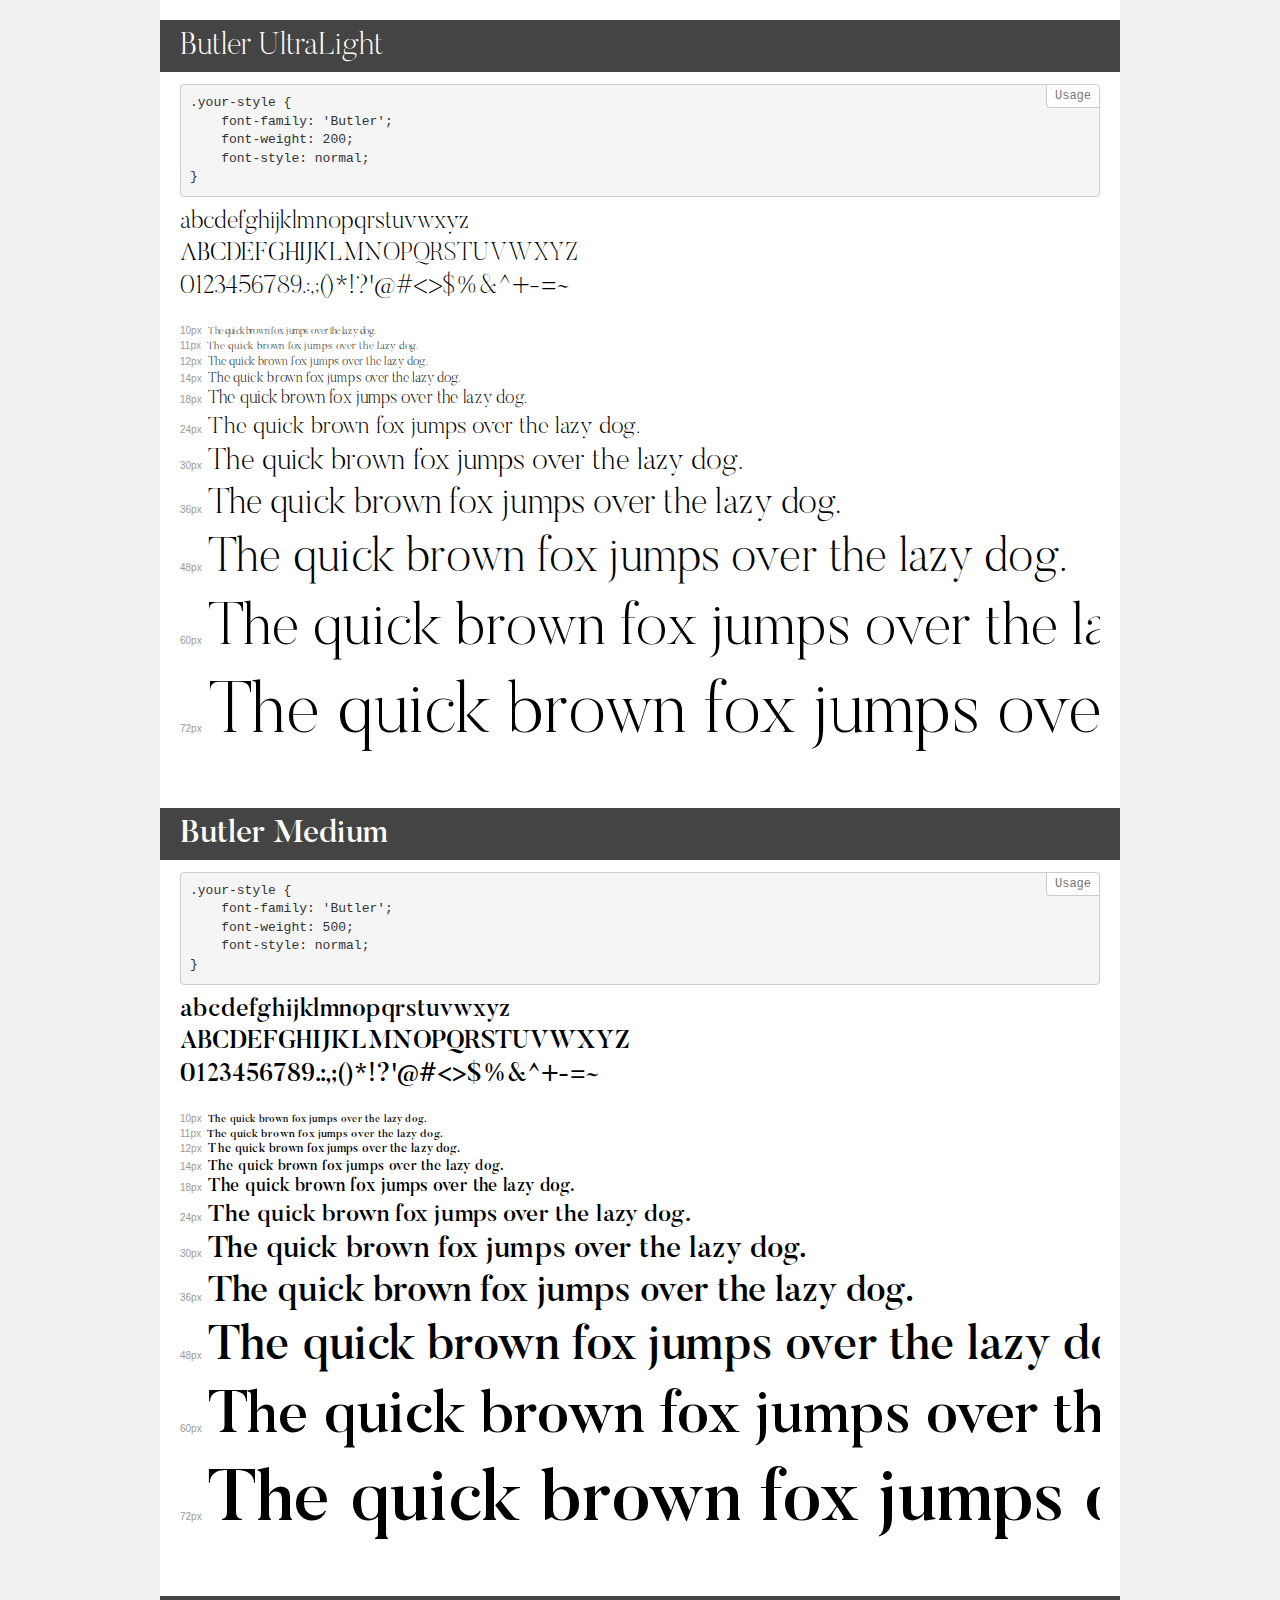
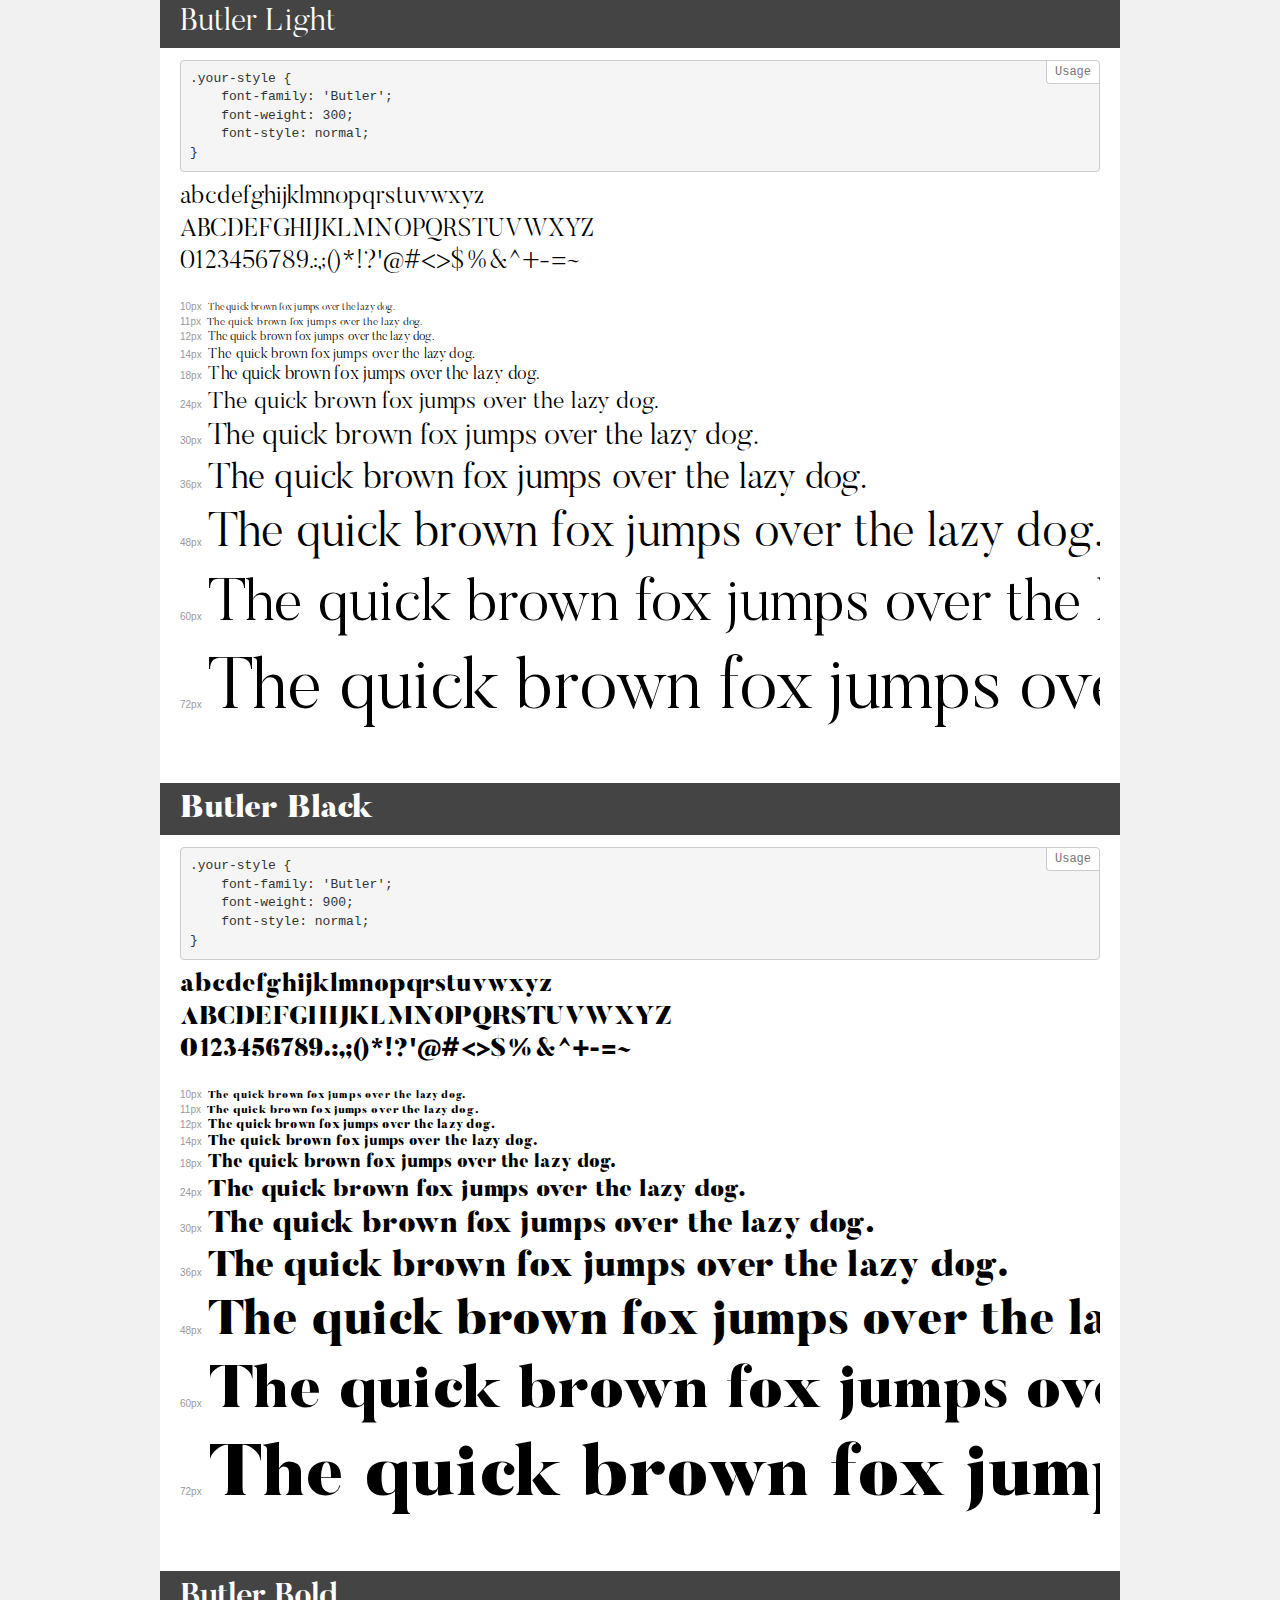
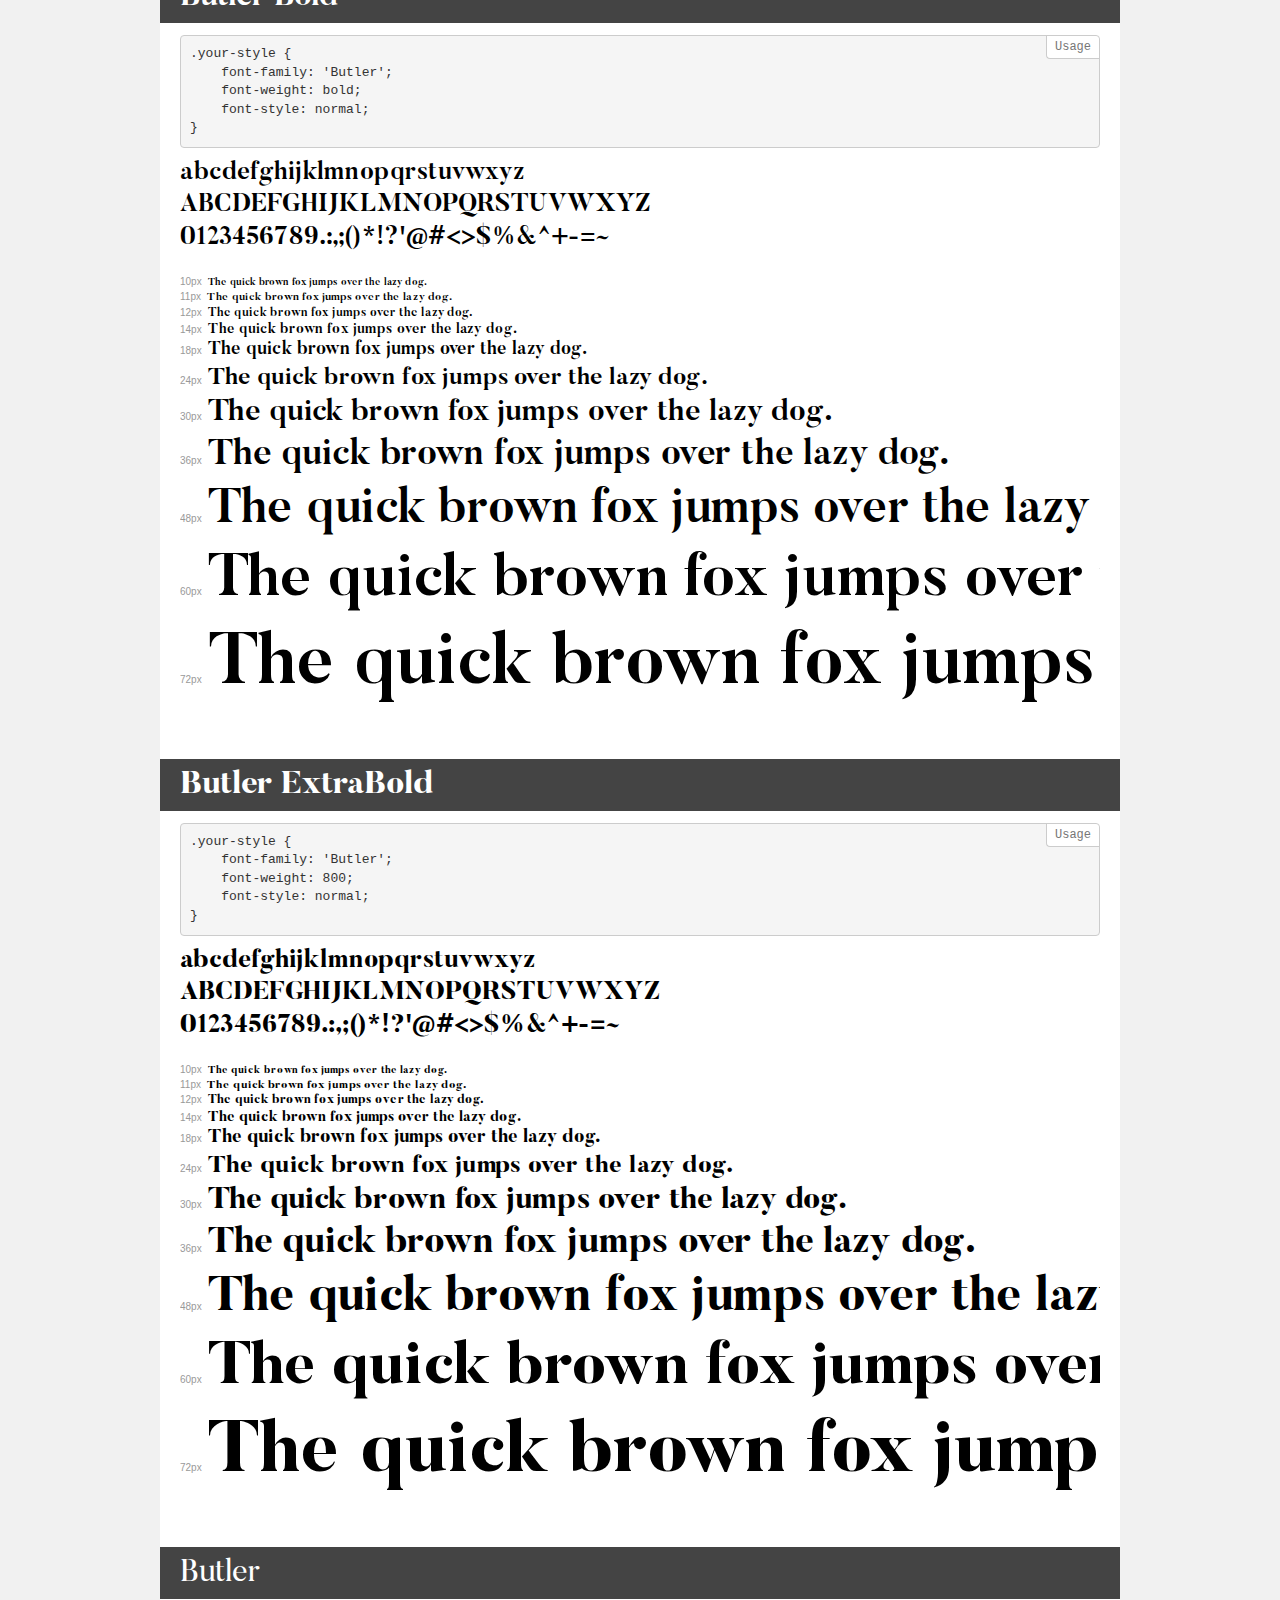
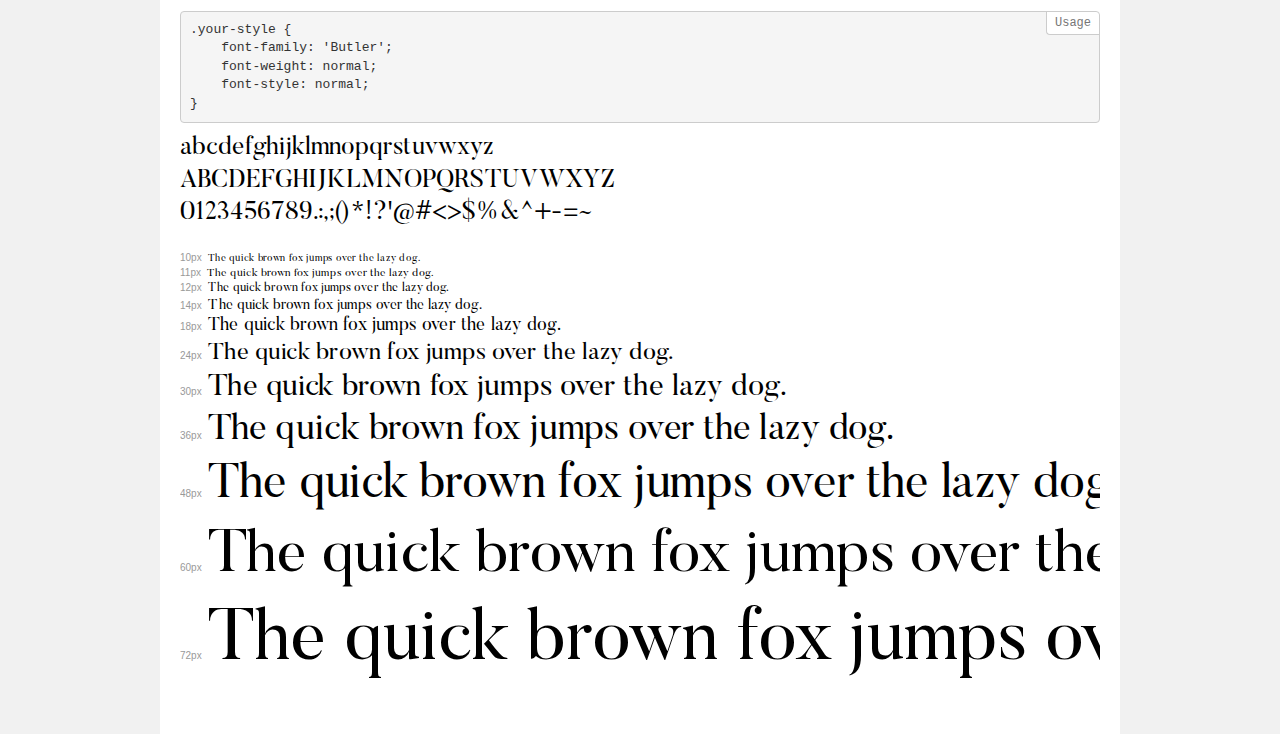
<file: assets/font/Butler_Webfont/demo.html>
<!DOCTYPE html>
<html>
<head>
    <meta charset="utf-8">
    <meta http-equiv="X-UA-Compatible" content="IE=edge">
    <meta name="viewport" content="width=device-width, initial-scale=1">
    <meta name="robots" content="noindex, noarchive">
    <meta name="format-detection" content="telephone=no">
    <title>Transfonter demo</title>
    <link href="stylesheet.css" rel="stylesheet">
    <style>
        /*
        http://meyerweb.com/eric/tools/css/reset/
        v2.0 | 20110126
        License: none (public domain)
        */
        html, body, div, span, applet, object, iframe,
        h1, h2, h3, h4, h5, h6, p, blockquote, pre,
        a, abbr, acronym, address, big, cite, code,
        del, dfn, em, img, ins, kbd, q, s, samp,
        small, strike, strong, sub, sup, tt, var,
        b, u, i, center,
        dl, dt, dd, ol, ul, li,
        fieldset, form, label, legend,
        table, caption, tbody, tfoot, thead, tr, th, td,
        article, aside, canvas, details, embed,
        figure, figcaption, footer, header, hgroup,
        menu, nav, output, ruby, section, summary,
        time, mark, audio, video {
            margin: 0;
            padding: 0;
            border: 0;
            font-size: 100%;
            font: inherit;
            vertical-align: baseline;
        }
        /* HTML5 display-role reset for older browsers */
        article, aside, details, figcaption, figure,
        footer, header, hgroup, menu, nav, section {
            display: block;
        }
        body {
            line-height: 1;
        }
        ol, ul {
            list-style: none;
        }
        blockquote, q {
            quotes: none;
        }
        blockquote:before, blockquote:after,
        q:before, q:after {
            content: '';
            content: none;
        }
        table {
            border-collapse: collapse;
            border-spacing: 0;
        }
        /* common styles */
        body {
            background: #f1f1f1;
            color: #000;
        }
        .page {
            background: #fff;
            width: 920px;
            margin: 0 auto;
            padding: 20px 20px 0 20px;
            overflow: hidden;
        }
        .font-container {
            overflow-x: auto;
            overflow-y: hidden;
            margin-bottom: 40px;
            line-height: 1.3;
            white-space: nowrap;
            padding-bottom: 5px;
        }
        h1 {
            position: relative;
            background: #444;
            font-size: 32px;
            color: #fff;
            padding: 10px 20px;
            margin: 0 -20px 12px -20px;
        }
        .letters {
            font-size: 25px;
            margin-bottom: 20px;
        }
        .s10:before {
            content: '10px';
        }
        .s11:before {
            content: '11px';
        }
        .s12:before {
            content: '12px';
        }
        .s14:before {
            content: '14px';
        }
        .s18:before {
            content: '18px';
        }
        .s24:before {
            content: '24px';
        }
        .s30:before {
            content: '30px';
        }
        .s36:before {
            content: '36px';
        }
        .s48:before {
            content: '48px';
        }
        .s60:before {
            content: '60px';
        }
        .s72:before {
            content: '72px';
        }
        .s10:before, .s11:before, .s12:before, .s14:before,
        .s18:before, .s24:before, .s30:before, .s36:before,
        .s48:before, .s60:before, .s72:before {
            font-family: Arial, sans-serif;
            font-size: 10px;
            font-weight: normal;
            font-style: normal;
            color: #999;
            padding-right: 6px;
        }
        pre {
            display: block;
            position: relative;
            padding: 9px;
            margin: 0 0 10px;
            font-family: Monaco, Menlo, Consolas, "Courier New", monospace !important;
            font-size: 13px;
            line-height: 1.428571429;
            color: #333;
            font-weight: normal !important;
            font-style: normal !important;
            background-color: #f5f5f5;
            border: 1px solid #ccc;
            overflow-x: auto;
            border-radius: 4px;
        }
        pre:after {
            display: block;
            position: absolute;
            right: 0;
            top: 0;
            content: 'Usage';
            line-height: 1;
            padding: 5px 8px;
            font-size: 12px;
            color: #767676;
            background-color: #fff;
            border: 1px solid #ccc;
            border-right: none;
            border-top: none;
            border-radius: 0 4px 0 4px;
            z-index: 10;
        }
        /* responsive */
        @media (max-width: 959px) {
            .page {
                width: auto;
                margin: 0;
            }
        }
    </style>
</head>
<body>
<div class="page">
    <div class="demo" style="font-family: 'Butler'; font-weight: 200; font-style: normal;">
        <h1>Butler UltraLight</h1>
        <pre>.your-style {
    font-family: 'Butler';
    font-weight: 200;
    font-style: normal;
}</pre>
        <div class="font-container">
            <p class="letters">
                abcdefghijklmnopqrstuvwxyz<br>
ABCDEFGHIJKLMNOPQRSTUVWXYZ<br>
                0123456789.:,;()*!?'@#<>$%&^+-=~
            </p>
            <p class="s10" style="font-size: 10px;">The quick brown fox jumps over the lazy dog.</p>
            <p class="s11" style="font-size: 11px;">The quick brown fox jumps over the lazy dog.</p>
            <p class="s12" style="font-size: 12px;">The quick brown fox jumps over the lazy dog.</p>
            <p class="s14" style="font-size: 14px;">The quick brown fox jumps over the lazy dog.</p>
            <p class="s18" style="font-size: 18px;">The quick brown fox jumps over the lazy dog.</p>
            <p class="s24" style="font-size: 24px;">The quick brown fox jumps over the lazy dog.</p>
            <p class="s30" style="font-size: 30px;">The quick brown fox jumps over the lazy dog.</p>
            <p class="s36" style="font-size: 36px;">The quick brown fox jumps over the lazy dog.</p>
            <p class="s48" style="font-size: 48px;">The quick brown fox jumps over the lazy dog.</p>
            <p class="s60" style="font-size: 60px;">The quick brown fox jumps over the lazy dog.</p>
            <p class="s72" style="font-size: 72px;">The quick brown fox jumps over the lazy dog.</p>
        </div>
    </div>
    <div class="demo" style="font-family: 'Butler'; font-weight: 500; font-style: normal;">
        <h1>Butler Medium</h1>
        <pre>.your-style {
    font-family: 'Butler';
    font-weight: 500;
    font-style: normal;
}</pre>
        <div class="font-container">
            <p class="letters">
                abcdefghijklmnopqrstuvwxyz<br>
ABCDEFGHIJKLMNOPQRSTUVWXYZ<br>
                0123456789.:,;()*!?'@#<>$%&^+-=~
            </p>
            <p class="s10" style="font-size: 10px;">The quick brown fox jumps over the lazy dog.</p>
            <p class="s11" style="font-size: 11px;">The quick brown fox jumps over the lazy dog.</p>
            <p class="s12" style="font-size: 12px;">The quick brown fox jumps over the lazy dog.</p>
            <p class="s14" style="font-size: 14px;">The quick brown fox jumps over the lazy dog.</p>
            <p class="s18" style="font-size: 18px;">The quick brown fox jumps over the lazy dog.</p>
            <p class="s24" style="font-size: 24px;">The quick brown fox jumps over the lazy dog.</p>
            <p class="s30" style="font-size: 30px;">The quick brown fox jumps over the lazy dog.</p>
            <p class="s36" style="font-size: 36px;">The quick brown fox jumps over the lazy dog.</p>
            <p class="s48" style="font-size: 48px;">The quick brown fox jumps over the lazy dog.</p>
            <p class="s60" style="font-size: 60px;">The quick brown fox jumps over the lazy dog.</p>
            <p class="s72" style="font-size: 72px;">The quick brown fox jumps over the lazy dog.</p>
        </div>
    </div>
    <div class="demo" style="font-family: 'Butler'; font-weight: 300; font-style: normal;">
        <h1>Butler Light</h1>
        <pre>.your-style {
    font-family: 'Butler';
    font-weight: 300;
    font-style: normal;
}</pre>
        <div class="font-container">
            <p class="letters">
                abcdefghijklmnopqrstuvwxyz<br>
ABCDEFGHIJKLMNOPQRSTUVWXYZ<br>
                0123456789.:,;()*!?'@#<>$%&^+-=~
            </p>
            <p class="s10" style="font-size: 10px;">The quick brown fox jumps over the lazy dog.</p>
            <p class="s11" style="font-size: 11px;">The quick brown fox jumps over the lazy dog.</p>
            <p class="s12" style="font-size: 12px;">The quick brown fox jumps over the lazy dog.</p>
            <p class="s14" style="font-size: 14px;">The quick brown fox jumps over the lazy dog.</p>
            <p class="s18" style="font-size: 18px;">The quick brown fox jumps over the lazy dog.</p>
            <p class="s24" style="font-size: 24px;">The quick brown fox jumps over the lazy dog.</p>
            <p class="s30" style="font-size: 30px;">The quick brown fox jumps over the lazy dog.</p>
            <p class="s36" style="font-size: 36px;">The quick brown fox jumps over the lazy dog.</p>
            <p class="s48" style="font-size: 48px;">The quick brown fox jumps over the lazy dog.</p>
            <p class="s60" style="font-size: 60px;">The quick brown fox jumps over the lazy dog.</p>
            <p class="s72" style="font-size: 72px;">The quick brown fox jumps over the lazy dog.</p>
        </div>
    </div>
    <div class="demo" style="font-family: 'Butler'; font-weight: 900; font-style: normal;">
        <h1>Butler Black</h1>
        <pre>.your-style {
    font-family: 'Butler';
    font-weight: 900;
    font-style: normal;
}</pre>
        <div class="font-container">
            <p class="letters">
                abcdefghijklmnopqrstuvwxyz<br>
ABCDEFGHIJKLMNOPQRSTUVWXYZ<br>
                0123456789.:,;()*!?'@#<>$%&^+-=~
            </p>
            <p class="s10" style="font-size: 10px;">The quick brown fox jumps over the lazy dog.</p>
            <p class="s11" style="font-size: 11px;">The quick brown fox jumps over the lazy dog.</p>
            <p class="s12" style="font-size: 12px;">The quick brown fox jumps over the lazy dog.</p>
            <p class="s14" style="font-size: 14px;">The quick brown fox jumps over the lazy dog.</p>
            <p class="s18" style="font-size: 18px;">The quick brown fox jumps over the lazy dog.</p>
            <p class="s24" style="font-size: 24px;">The quick brown fox jumps over the lazy dog.</p>
            <p class="s30" style="font-size: 30px;">The quick brown fox jumps over the lazy dog.</p>
            <p class="s36" style="font-size: 36px;">The quick brown fox jumps over the lazy dog.</p>
            <p class="s48" style="font-size: 48px;">The quick brown fox jumps over the lazy dog.</p>
            <p class="s60" style="font-size: 60px;">The quick brown fox jumps over the lazy dog.</p>
            <p class="s72" style="font-size: 72px;">The quick brown fox jumps over the lazy dog.</p>
        </div>
    </div>
    <div class="demo" style="font-family: 'Butler'; font-weight: bold; font-style: normal;">
        <h1>Butler Bold</h1>
        <pre>.your-style {
    font-family: 'Butler';
    font-weight: bold;
    font-style: normal;
}</pre>
        <div class="font-container">
            <p class="letters">
                abcdefghijklmnopqrstuvwxyz<br>
ABCDEFGHIJKLMNOPQRSTUVWXYZ<br>
                0123456789.:,;()*!?'@#<>$%&^+-=~
            </p>
            <p class="s10" style="font-size: 10px;">The quick brown fox jumps over the lazy dog.</p>
            <p class="s11" style="font-size: 11px;">The quick brown fox jumps over the lazy dog.</p>
            <p class="s12" style="font-size: 12px;">The quick brown fox jumps over the lazy dog.</p>
            <p class="s14" style="font-size: 14px;">The quick brown fox jumps over the lazy dog.</p>
            <p class="s18" style="font-size: 18px;">The quick brown fox jumps over the lazy dog.</p>
            <p class="s24" style="font-size: 24px;">The quick brown fox jumps over the lazy dog.</p>
            <p class="s30" style="font-size: 30px;">The quick brown fox jumps over the lazy dog.</p>
            <p class="s36" style="font-size: 36px;">The quick brown fox jumps over the lazy dog.</p>
            <p class="s48" style="font-size: 48px;">The quick brown fox jumps over the lazy dog.</p>
            <p class="s60" style="font-size: 60px;">The quick brown fox jumps over the lazy dog.</p>
            <p class="s72" style="font-size: 72px;">The quick brown fox jumps over the lazy dog.</p>
        </div>
    </div>
    <div class="demo" style="font-family: 'Butler'; font-weight: 800; font-style: normal;">
        <h1>Butler ExtraBold</h1>
        <pre>.your-style {
    font-family: 'Butler';
    font-weight: 800;
    font-style: normal;
}</pre>
        <div class="font-container">
            <p class="letters">
                abcdefghijklmnopqrstuvwxyz<br>
ABCDEFGHIJKLMNOPQRSTUVWXYZ<br>
                0123456789.:,;()*!?'@#<>$%&^+-=~
            </p>
            <p class="s10" style="font-size: 10px;">The quick brown fox jumps over the lazy dog.</p>
            <p class="s11" style="font-size: 11px;">The quick brown fox jumps over the lazy dog.</p>
            <p class="s12" style="font-size: 12px;">The quick brown fox jumps over the lazy dog.</p>
            <p class="s14" style="font-size: 14px;">The quick brown fox jumps over the lazy dog.</p>
            <p class="s18" style="font-size: 18px;">The quick brown fox jumps over the lazy dog.</p>
            <p class="s24" style="font-size: 24px;">The quick brown fox jumps over the lazy dog.</p>
            <p class="s30" style="font-size: 30px;">The quick brown fox jumps over the lazy dog.</p>
            <p class="s36" style="font-size: 36px;">The quick brown fox jumps over the lazy dog.</p>
            <p class="s48" style="font-size: 48px;">The quick brown fox jumps over the lazy dog.</p>
            <p class="s60" style="font-size: 60px;">The quick brown fox jumps over the lazy dog.</p>
            <p class="s72" style="font-size: 72px;">The quick brown fox jumps over the lazy dog.</p>
        </div>
    </div>
    <div class="demo" style="font-family: 'Butler'; font-weight: normal; font-style: normal;">
        <h1>Butler</h1>
        <pre>.your-style {
    font-family: 'Butler';
    font-weight: normal;
    font-style: normal;
}</pre>
        <div class="font-container">
            <p class="letters">
                abcdefghijklmnopqrstuvwxyz<br>
ABCDEFGHIJKLMNOPQRSTUVWXYZ<br>
                0123456789.:,;()*!?'@#<>$%&^+-=~
            </p>
            <p class="s10" style="font-size: 10px;">The quick brown fox jumps over the lazy dog.</p>
            <p class="s11" style="font-size: 11px;">The quick brown fox jumps over the lazy dog.</p>
            <p class="s12" style="font-size: 12px;">The quick brown fox jumps over the lazy dog.</p>
            <p class="s14" style="font-size: 14px;">The quick brown fox jumps over the lazy dog.</p>
            <p class="s18" style="font-size: 18px;">The quick brown fox jumps over the lazy dog.</p>
            <p class="s24" style="font-size: 24px;">The quick brown fox jumps over the lazy dog.</p>
            <p class="s30" style="font-size: 30px;">The quick brown fox jumps over the lazy dog.</p>
            <p class="s36" style="font-size: 36px;">The quick brown fox jumps over the lazy dog.</p>
            <p class="s48" style="font-size: 48px;">The quick brown fox jumps over the lazy dog.</p>
            <p class="s60" style="font-size: 60px;">The quick brown fox jumps over the lazy dog.</p>
            <p class="s72" style="font-size: 72px;">The quick brown fox jumps over the lazy dog.</p>
        </div>
    </div>
</div>
</body>
</html>
</file>
<file: css/style.css>
@import url('https://fonts.googleapis.com/css2?family=Inter:ital,opsz,wght@0,14..32,100..900;1,14..32,100..900&display=swap');

* {
    margin: 0;
    padding: 0;
    box-sizing: border-box;

}

:root {
    --black: #212529;
    --white: #FFFFFF;
    --grey: #0f0f0f;
    --red: #ed1c24;
    --green: #28a745;
}

body {
    background-color: #000000;

}

/* header styling start */

a {
    color: var(--white);
    text-decoration: none;
    font-family: poppins;
    padding: 10px;

}

@font-face {
    font-family: poppins;
    src: url(../assets/font/Poppins-Regular.ttf);
}

header {
    background-color: #000000;
    width: 1348px;
    height: 90px;
    border-bottom: 0.3px solid #212529;
}

#img {
    margin-right: 200px;
}

.nav-btn {
    color: var(--white);
    background-color: transparent;
    font-family: poppins;
    border-radius: 80px;
    padding: 12px;
    border: 1px solid var(--white);
    font-size: 14px;
    cursor: pointer;
}

.nav-btn2 {
    color: var(--white);
    background-color: var(--red);
    font-family: poppins;
    border-radius: 80px;
    border: 1px solid var(--red);
    padding: 10px;
    font-size: 14px;
    cursor: pointer;
}

i {
    color: var(--red);
    background-color: var(--white);
    padding: 7px;
    border-radius: 60px;
}

span {
    font-family: futurak;
    color: var(--white);
    font-size: 52px;

}

.span1 {
    font-family: futurak;
    color: rgb(255, 255, 255);
    font-size: 40px;
    font-weight: 400;
}

p {
    font-family: Apercu;
    color: var(--white);
}

.welcome {
    background-color: #000000;
    width: 1345px;
    font-size: 40px;
}

.welcome1 {
    padding-top: 100px;
    padding-left: 400px;
}

.section1-btn {
    margin-left: 300px;
}

#new1 {
    color: #FFFFFFB3;
    background-color: #000000;
    display: block;
    width: 1345px;
    padding-top: 10px;
}

.all-div {
    background-color: #000000;
    width: 1345px;
}

#button1 {
    width: 174px;
    height: 50px;
    font-weight: 500;
    cursor: pointer;
}

@font-face {
    font-family: butler;
    src: url(../assets/font/Butler/Butler_Regular.otf);
}

@font-face {
    font-family: Apercu;
    src: url(../assets/font/Apercu/Apercu\ Pro\ Light.otf);
}

@font-face {
    font-family: futurak;
    src: url(../assets/font/futurak.ttf);
}

.image-border {
    border-radius: 4px;
}

.para3 {
    margin-left: 170px;
    color: #FFFFFFB3;
}

#islamabad {
    color: #ed1c24;
    font-family: apercu;
    letter-spacing: 7.68px;
    font-size: 16px;
    font-weight: 500;
    padding-left: 120px;
}

#salt {
    font-family: futurak;
    font-size: 32px;
    padding-left: 120px;

}

#restaurent {
    font-family: Apercu;
    font-size: 32px;
}

#phone {
    color: #FFFFFFB3;
    padding-left: 120px;

}

#location {
    color: #FFFFFFB3;
    padding-left: 120px;

}

#phone-btn {
    color: #FFFFFFB3;
    background-color: transparent;
    padding-left: 3px;

}

#location-btn {
    color: #FFFFFFB3;
    background-color: transparent;
    padding-left: 3px;

}

#btn-1 {
    background-color: transparent;
    color: #FFFFFF;
    padding: 8px 17px 8px;
    border-radius: 40px;
    border: 0.5px solid #808080;
    margin-left: 120px;
    cursor: pointer;
}

.section3 {
    display: flex;
    flex-direction: row;
    justify-content: space-between;
    align-items: center;
    width: 100%;
}

.childern1 {
    flex: 1;
}

.childern2 {
    flex: 1;
    display: flex;
    justify-content: flex-end;

}

.childern2 img {
    max-width: 100%;
    height: auto;
    border-radius: 10px;

}

#image2 {
    padding-left: 120px;
}

#immu {
    margin-right: 40px;
}

.parent-1 {
    display: flex;
    margin-top: 20px;
}

.sec-4 {
    width: 1517px;
}

.section4-head {
    margin-top: 50px;
    margin-left: 550px;
    font-size: 3rem;
    color: #FFFFFF;
}

.section4-span {
    color: #FFFFFF;
    font-weight: 1rem;
    margin-left: 70px;
}

#section4-islamabad {
    color: #b3151a;
    font-family: apercu;
    letter-spacing: 7.68px;
    font-size: 0.9rem;
    font-weight: 500;
    margin-top: 12px;
    margin-bottom: 8px;
    padding-left: 230px;
}

#section4-salt {
    font-family: futurak;
    font-size: 1.5rem;
    padding-left: 160px;
}

#section4-location {
    color: #FFFFFFB3;
    padding-left: 150px;
}

#section4-location2 {
    color: #FFFFFFB3;
    padding-left: 100px;
}

#section4-location2 {
    color: #FFFFFFB3;
    padding-left: 70px;
}

#section4-phone {
    color: #FFFFFFB3;
    margin-top: 20px;
    padding-left: 190px;
}

.section4-image {
    margin-left: 100px;
}

.section4-image2 {
    margin-top: 12px;
    margin-left: 100px;
}

#section4-restaurent {
    font-family: poppins;
    font-weight: none;
    font-size: 1.6rem;
}

#btn-2 {
    background-color: transparent;
    color: #FFFFFF;
    padding: 8px 17px 8px;
    border-radius: 40px;
    border: 0.5px solid #808080;
    margin-top: 10px;
    margin-left: 200px;
    cursor: pointer;
}

.section4-image5 {
    margin-top: 12px;
    margin-left: 100px;
    width: 350px;
}

.sec-5 {
    width: 1517px;
}

.para5-span {
    font-family: butler;
    font-size: 48px;
}

.para5 {
    font-family: futurak;
    font-size: 3rem;
    color: #FFFFFF;
    margin-left: 600px;
    padding-top: 90px;
}

.section5-img {
    padding-top: 20px;
}

.gujranwala {
    font-size: 16px;
    color: #ed1c24;
    letter-spacing: 5.76px;
    padding-left: 200px;
}

#section5-btn {
    background-color: var(--green);
    color: #FFFFFF;
    padding: 8px 17px 8px;
    border-radius: 40px;
    border: 0.5px solid var(--green);
    margin-left: 170px;
}

#sbtn-arrow21 {
    color: var(--green);

}

.section5 {
    display: flex;
    justify-content: space-evenly;

}

.childern11 {
    padding-right: 910px;
}

#gujranwala {
    color: #ed1c24;
    font-family: apercu;
    letter-spacing: 7.68px;
    font-size: 16px;
    font-weight: 500;
    padding-left: 10px;
}

#salt2 {
    font-family: futurak;
    font-size: 32px;
    padding-left: 10px;

}

#location2 {
    color: #FFFFFFB3;
    padding-left: 10px;
}

#phone2 {
    color: #FFFFFFB3;
    padding-left: 10px;
}

#btn-21 {
    background-color: var(--green);
    color: #FFFFFF;
    padding: 8px 17px 8px;
    border-radius: 40px;
    border: 0.5px solid #808080;
    margin-left: 10px;
    cursor: pointer;
}

.s6-para4 {
    font-size: 3rem;
    margin-left: 600px;
    margin-top: 70px;
    color: #FFFFFF;
}

.section6-span2 {
    font-family: 'Times New Roman', Times, serif;
    color: #FFFFFF;
    margin-left: 400px;
}

.season6-span {
    font-family: apercu;
    font-size: 1.5rem;
    color: #FFFFFF;
}

.section6-img {
    width: 420px;
    margin-top: 30px;
    margin-left: 90px;
    border-radius: 5px;
}

.section-6-1img {
    width: 425px;
    margin-top: 30px;
    margin-left: 20px;
    border-radius: 5px;
}

.sec6-child1 {
    display: flex;
    justify-content: space-between;
    margin-top: 20px;
}

.social {
    color: rgb(33, 37, 41);
    font-family: butler;
    font-size: 32px;
    font-weight: 500;
    background-color: #000000;
    width: 1348px;
    padding-top: 90px;
    text-align: center;

}

.social {
    color: rgb(33, 37, 41);
    font-family: butler;
    font-size: 32px;
    font-weight: 500;
    background-color: #000000;
    width: 1348px;
    padding-top: 90px;
    margin-left: 100px;

}

.section-7 {
    display: flex;
    background-color: #000000;
    width: 1517px;
    justify-content: space-around;
    padding-top: 50px;
    height: 350px;

}

.footer {
    background-color: #0f0f0f;
    margin-top: 50px;
    padding-left: 20px;
    width: 1517px;
    display: flex;

}

.f-section {
    margin-left: 120px;
    margin-top: 60px;
}

.f-para {
    font-family: Apercu;
    font-size: 15px;
    padding-left: 125px;
    color: #FFFFFFB3;
    padding-top: 30px;
}

.term {
    padding-top: 30px;
    color: #FFFFFFB3;
    margin-left: 125px;
    font-size: 15px;


}

.site {
    font-family: butler;
    font-size: 16px;
    color: #FFFFFF;
}

.site-items {
    font-family: Apercu;
    font-size: 15px;
    color: #FFFFFFB3;
    cursor: pointer;

}

.fchild2 {
    padding-left: 50px;
    padding-top: 68px;

}

.head-office {
    font-family: "Inter", serif;
    font-optical-sizing: auto;
    font-size: 16px;
    font-weight: 700;
    color: #FFFFFF;
}

.fchild3-para {
    font-family: Apercu;
    line-height: 19px;
    color: #FFFFFFB3;
}

.number {
    font-family: Apercu;
    color: rgba(255, 255, 255, 0.7);
    font-size: 15px;
    cursor: pointer;

}

.fchild3 {
    padding-left: 120px;
    padding-top: 68px;
}

.fchild4 {
    padding-left: 120px;
    padding-top: 68px;
}

.facebook {
    background-color: #ed1c24;
    color: #FFFFFF;
    padding: 15px 18px;
    border-radius: 120px;

}

.instagram {
    background-color: #ed1c24;
    color: #FFFFFF;
    padding: 15px 18px;
    border-radius: 120px;
    font-size: 18px;
}

.ending-copyright {
    font-family: "Inter", serif;
    font-size: 14px;
    font-weight: 600;
    padding-left: 80px;
}

.ending {
    display: flex;
    justify-content: space-between;
    background-color: #000000;
    color: #FFFFFF;
    width: 1348px;


    padding-top: 15px;
    padding-bottom: 20px;
    text-align: center;
}

.Barhamdagh {
    font-family: "Inter", serif;
    font-size: 14px;
    font-weight: 600;
    padding-right: 120px;

}
</file>
<file: css/utility.css>
/* flex box properties start */
.display-flex{
    display: flex;
}
.justify-center
{
    justify-content: center;

}
.justify-end
{
    justify-content: flex-end ;

}
.justify-start
{
    justify-content: flex-start ;

}
.justify-around
{
    justify-content: space-around ;

}
.justify-between
{
    justify-content: space-between ;

}
.justify-evenly
{
    justify-content: space-evenly ;

}

.align-center
{
    align-items: center;
}
.align-end
{
    align-items: flex-end;
}
.align-start
{
    align-items: flex-start;
}
.direction-column
{
    flex-direction: column;
}
.direction-columnreverse
{
    flex-direction: column-reverse;
}
.direction-row
{
    flex-direction: row;
}
.direction-row
{
    flex-direction: row-reverse;
}

.gap-2
{
    gap: 2px;
}
.margin-l2
{
    margin-left: 20px;
}
.margin-r2
{
    margin-right: 20px;
}
.margin-r4
{
    margin-right: 40px;
}
.margin-r9
{
    margin-right: 90px;
}
.flex-wrap
{
    flex-wrap: wrap;
}
 /* flex box properties end */

.text-center
{
    text-align: center;
}
.bg-black
{

    background-color: #000000;
    width: 1345px;
    border: 2px solid #000000;

}
.border-radius4
{
    border-radius: 40px;
}
.bg-transparent
{
    background-color: transparent;
}
</file>
<file: css/About Us.css>
* {
    margin: 0;
    padding: 0;
    box-sizing: border-box;
}

html {
    width: 100%;
    height: 100%;
}

:root {
    --black: #000000;
    --white: #FFFFFF;
    --grey: #0f0f0f;
    --red: #ed1c24;
    --green: #28a745;
}

a {
    color: var(--white);
    text-decoration: none;
    font-family: Inter;
    padding: 15px;
    font-size: 1rem;

}

@font-face {
    font-family: poppins;
    src: url(../assets/font/Poppins-Regular.ttf);
}

@font-face {
    font-family: apercu;
    src: url(../assets/fonts/Apercu/Apercu\ Pro\ Medium.otf);
}

@font-face {
    font-family: Inter;
    src: url(../assets/fonts/Inter/static/Inter_18pt-Medium.ttf);
}

@font-face {
    font-family: futurak;
    src: url(../assets/fonts/futurak.ttf);
}

@font-face {
    font-family: butler;
    src: url(../assets/fonts/Butler/Butler_Regular.otf);
}

header {
    background-color: #000000;
    width: 1500px;
    margin-top: 7px;
    height: 90px;

}

#img {
    margin-right: 550px;
    color: #FFFFFF;
}

.nav-btn {
    color: var(--white);
    background-color: transparent;
    font-family: poppins;
    border-radius: 80px;
    padding: 15px;
    border: 1px solid var(--white);
    font-size: 14px;
}

.nav-btn2 {
    color: var(--white);
    background-color: var(--red);
    font-family: poppins;
    border-radius: 80px;
    border: 1px solid var(--red);
    padding: 15px;
    font-size: 14px;
}

i {
    color: var(--red);
    background-color: var(--white);
    padding: 7px;
    border-radius: 60px;
}

.image1 {
    margin: 0 auto;
}

.parent-head {
    text-align: center;
    font-family: 'butler';
    font-style: normal;
    font-size: 2.8rem;
    line-height: 46px;
    color: #FFFFFF;
    margin-top: 60px;
    margin-bottom: 30px;
}

.parent-para {
    text-align: center;
    font-family: 'apercu';
    font-style: normal;
    padding: 0px 100px;
    font-size: 16px;
    line-height: 21px;
    letter-spacing: 0.03em;
    color: rgba(255, 255, 255, 0.7);
    margin-bottom: 15px;
}

.parent-head-2 {
    color: #FFFFFF;
    text-align: center;
    margin-top: 50px;
}

.parent-para-2 {
    text-align: center;
    font-family: 'apercu';
    font-style: normal;
    padding: 0px 100px;
    font-size: 16px;
    line-height: 21px;
    letter-spacing: 0.03em;
    color: rgba(255, 255, 255, 0.7);
    margin-bottom: 15px;
}

.parent-2-head {
    color: #FFFFFF;
    padding-right: 30px;
    margin-top: 40px;
}

.span-head {
    font-family: futurak;
    font-weight: 0.7rem;
}

.parent-2-para {
    font-family: 'Apercu';
    font-style: normal;
    font-weight: 400;
    font-size: 15px;
    color: rgba(255, 255, 255, 0.7);
    margin-top: 22px;
    margin-bottom: 10px;
}

.parent-2 {
    display: flex;
    justify-content: space-evenly;

}

.image-right {
    width: 620px;
    height: 350px;
    border-radius: 4px;
}

.children-1 {
    padding-top: 30px;
}

.children-2 {
    padding-top: 70px;
}

.parent-2-head {
    color: #FFFFFF;
    padding-right: 30px;
    margin-top: 40px;
}



.parent-3 {
    display: flex;
    justify-content: space-evenly;

}

.parent-3-head {
    color: #FFFFFF;
    padding-right: 30px;
    margin-top: 40px;
}

.parent-3-para {
    font-family: 'Apercu';
    font-style: normal;
    font-weight: 400;
    font-size: 15px;
    color: rgba(255, 255, 255, 0.7);
    margin-top: 22px;
    margin-bottom: 10px;
}

.image-right-3 {
    width: 620px;
    height: 300px;
    border-radius: 4px;
}

.children-3 {
    padding-top: 30px;
}

.children-3 {
    padding-top: 70px;
}


.parent-4 {
    display: flex;
    justify-content: space-evenly;
}

.children4-2 {
    padding-top: 50px;
}

.children4-3 {
    padding-top: 70px;
}

.parent-4-head {
    color: #FFFFFF;
    padding-top: 60px;
    font-family: Inter;
    font-size: 1.9rem;
    text-align: center;
}

.parent-4-subhead {
    color: #FFFFFF;
    font-family: Inter;
    font-size: 1.9rem;
}

.parent-4-para {
    font-family: 'Apercu';
    font-style: normal;
    font-weight: 400;
    font-size: 15px;
    color: rgba(255, 255, 255, 0.7);
    margin-top: 22px;
    margin-bottom: 10px;
}

.parent-3-head-2 {
    color: #FFFFFF;
    font-family: Inter;
    font-weight: normal;
    font-size: 1.9rem;
}


.parent-3-para-2 {
    font-family: 'Apercu';
    font-style: normal;
    font-weight: 400;
    font-size: 15px;
    color: rgba(255, 255, 255, 0.7);
    margin-bottom: 10px;
}

.parent-para-again {
    text-align: center;
    padding-top: 40px;
    font-family: 'Apercu';
    font-style: normal;
    font-weight: 400;
    font-size: 15px;
    color: rgba(255, 255, 255, 0.7);
}

.parent-6 {
    padding-top: 42px;
    margin-left: 100px;
    justify-content: space-evenly;
}

.parent-3-head-6 {
    text-align: center;
    color: #FFFFFF;
    font-family: Inter;
    font-weight: normal;
    font-size: 1.9rem;
}

.parent-3-para-6 {
    font-family: 'Apercu';
    font-style: normal;
    font-weight: 400;
    font-size: 0.9rem;
    letter-spacing: 0.03em;
    margin-left: 50px;
    color: rgba(255, 255, 255, 0.7);
    margin-bottom: 10px;
}

.image-right-6 {
    width: 620px;
    height: 350px;
    border-radius: 4px;
}

.parent8 {
    display: inline-block;
    margin-top: 55px;
    margin-bottom: 32px;
    margin-left: 70px;
    /* margin-right: 20px; */
    width: 400px;
    max-height: 420px;
    border-radius: 10px;
    background: rgb(18, 18, 18);
    text-align: center;
}


.againparent-8 {
    display: inline-block;
    margin-top: 55px;
    margin-bottom: 32px;
    margin-left: 30px;
    width: 400px;
    max-height: 420px;
    border-radius: 10px;
    background: rgb(18, 18, 18);
    text-align: center;
}

.heading-8 {
    text-align: center;
    color: #FFFFFF;
    font-family: Inter;
    font-weight: normal;
    font-size: 1rem;
}

.para-8 {
    font-family: 'Apercu';
    font-style: normal;
    text-align: center;
    font-weight: 400;
    font-size: 14px;
    line-height: 19px;
    letter-spacing: 0.03em;
    color: rgba(255, 255, 255, 0.7);
    margin-top: 8px;
    margin-bottom: 10px;
    height: 40px;
}


.image8 {
    height: 275px;
    border-radius: 6px;
    object-fit: cover;
}

.parent11-3-para {
    font-family: 'Apercu';
    font-style: normal;
    font-weight: 400;
    font-size: .875em;
    letter-spacing: 0.03em;
    color: rgba(115, 111, 111, 0.7);
}


.parent13 {
    display: flex;
    justify-content: space-evenly;
    padding-top: 55px;
}

.head13-1 {
    color: #252525;
    font-family: Inter;
    font-weight: normal;
    font-size: .875em;
}

.subhead13-2 {
    font-style: normal;
    font-weight: 400;
    font-size: 32px;
    margin-top: 22px;
    line-height: 38px;
    color: #FFFFFF;
    margin-bottom: 24px;
}

.head13-2 {
    text-align: center;
    font-style: normal;
    font-weight: 400;
    font-size: 32px;
    margin-top: 22px;
    line-height: 38px;
    color: #FFFFFF;
    margin-bottom: 24px;
}

.para13-2 {
    font-family: 'Apercu';
    font-style: normal;
    font-weight: 400;
    font-size: 15px;
    line-height: 18px;
    letter-spacing: 0.03em;
    color: rgba(255, 255, 255, 0.7);
    margin-bottom: 10px;
}

.parent13 {
    display: flex;
    justify-content: center;
}

.images-right-6 {
    width: 700px;
    height: 400px;
    border-radius: 4px;
    padding: 40px;
}

.footer {
    background-color: #0f0f0f;
    margin-top: 50px;
    padding-left: 20px;
    width: 100vw;
    display: flex;

}

.f-section {
    margin-left: 120px;
    margin-top: 60px;
}

.f-para {
    font-family: Apercu;
    font-size: 15px;
    padding-left: 125px;
    color: #FFFFFFB3;
    padding-top: 30px;
}

.term {
    padding-top: 30px;
    color: #FFFFFFB3;
    margin-left: 125px;
    font-size: 15px;


}

.site {
    font-family: butler;
    font-size: 16px;
    color: #FFFFFF;
}

.site-items {
    font-family: Apercu;
    font-size: 15px;
    color: #FFFFFFB3;
    cursor: pointer;

}

.fchild2 {
    padding-left: 50px;
    padding-top: 68px;

}

.head-office {
    font-family: "Inter", serif;
    font-optical-sizing: auto;
    font-size: 16px;
    font-weight: 700;
    color: #FFFFFF;
}

.fchild3-para {
    font-family: Apercu;
    line-height: 19px;
    color: #FFFFFFB3;
}

.number {
    font-family: Apercu;
    color: rgba(255, 255, 255, 0.7);
    font-size: 15px;
    cursor: pointer;

}

.fchild3 {
    padding-left: 120px;
    padding-top: 68px;
}

.fchild4 {
    padding-left: 120px;
    padding-top: 68px;
}

.facebook {
    background-color: #ed1c24;
    color: #FFFFFF;
    padding: 15px 18px;
    border-radius: 120px;

}

.instagram {
    background-color: #ed1c24;
    color: #FFFFFF;
    padding: 15px 18px;
    border-radius: 120px;
    font-size: 18px;
}

.ending-copyright {
    font-family: "Inter", serif;
    font-size: 14px;
    font-weight: 600;
    padding-left: 80px;
}

.ending {
    display: flex;
    justify-content: space-between;
    background-color: #000000;
    color: #FFFFFF;
    width: 1348px;


    padding-top: 15px;
    padding-bottom: 20px;
    text-align: center;
}

.Barhamdagh {
    font-family: "Inter", serif;
    font-size: 14px;
    font-weight: 600;
    padding-right: 120px;

}
</file>
<file: css/publication.css>
@import url('https://fonts.googleapis.com/css2?family=Inter:ital,opsz,wght@0,14..32,100..900;1,14..32,100..900&display=swap');

*
{
    margin: 0;
    padding: 0;
    box-sizing: border-box;
    
}
:root
{
    --black:#212529;
    --white:#FFFFFF;
    --grey:#0f0f0f;
    --red:#ed1c24;
    --green:#28a745;
}
body{
    background-color: #000000;

}
/* header styling start */

a{
    color:var(--white);
    text-decoration: none;
    font-family: poppins;
    padding: 10px;

}
@font-face {
    font-family: poppins;
    src: url(../assets/font/Poppins-Regular.ttf);
}
header
{
    background-color: #000000;
    width: 1348/px;
    height: 90px;
    border-bottom: 0.3px solid #212529;
}
#img
{
    margin-right: 200px;
}
.nav-btn
{
    color: var(--white);
    background-color: transparent;
    font-family: poppins;
    border-radius: 80px;
    padding: 12px;
    border: 1px solid var(--white);
    font-size: 14px;
    cursor: pointer;
}
.nav-btn2
{
    color: var(--white);
    background-color: var(--red);
    font-family: poppins;
    border-radius: 80px;
    border: 1px solid var(--red);
    padding: 10px;
    font-size: 14px;
    cursor: pointer;
}
i{
    color: var(--red);
    background-color: var(--white);
    padding: 7px;
    border-radius: 60px;
}
/* header styling end */

/* body styling start */

.childern1
{
    background-color: transparent;
    border: 0.5px solid #212529;
    height: 550px;
    width: 500px;
margin-left: 100px;
}
.childern2
{
    background-color: transparent;
    border: 0.5px solid #212529;
    height: 550px;
    width: 500px;
    margin-right: 200px;
}
.box1
{
    display: flex;
    justify-content: space-evenly;
}
.book1:hover
{
    transition: 0.5s;
  width: 750px;

}
.salt
{
    font-family: "Inter", serif;
font-weight: 400; 
text-align: center;
color: #FFFFFF;
padding-top: 40px;
font-size: 16px;
}
.salt-para
{
    font-family: Apercu;
    font-size: 14px;
 color: #FFFFFFB3;   
 text-align: center;
 padding-top: 10px;
}
.salt-phone
{
    font-family: Apercu;
    font-size: 14px;
 color: #FFFFFFB3;   
 text-align: center;
 padding-top: 10px;
}
.salt-phone2
{
    font-family: Apercu;
    font-size: 14px;
 color: #FFFFFFB3;   
 text-align: center;
 padding-top: 10px;
 padding-bottom: 60px;
}

h3{
    font-family: butler;
    font-size: 32px;
    color: var(--white);
    text-align: center;
    padding-top: 70px;
}


/* body styling end */


/* footer styling start */

.footer
{
    background-color:  #0f0f0f   ;
    width: 100%;
    display: flex;

}
.f-section
{
    margin-left: 120px;
margin-top: 60px;    
}
.f-para
{
    font-family: Apercu;
    font-size: 15px;
    padding-left: 125px;
    color: #FFFFFFB3;
    padding-top: 30px;
}
.term
{
    padding-top: 30px;
    color: #FFFFFFB3;
margin-left: 125px;
font-size: 15px;
font-family: "Inter", serif;
cursor: pointer;

}
.site
{
    font-family: butler;
    font-size: 16px;
    color: #FFFFFF;

}
.site-items
{
    font-family: Apercu;
    font-size: 15px;
    color: #FFFFFFB3;
    cursor: pointer;
    
}
.fchild2
{
    padding-left: 50px;
    padding-top: 68px;
   
}
.head-office
{
    font-family: "Inter", serif;
font-size: 16px;
font-weight: 700;
color: #FFFFFF;
}
.fchild3-para
{
    font-family: Apercu;
    line-height: 19px;
    color: #FFFFFFB3;
}
.number
{
    font-family: Apercu;
    color: rgba(255, 255, 255, 0.7)    ;
    font-size: 15px;
    cursor: pointer;
    
}
.fchild3
{
    padding-left: 120px;
    padding-top: 68px;
}
.fchild4
{
    padding-left: 120px;
    padding-top: 68px;
}
.facebook
{
    background-color: #ed1c24;
    color: #FFFFFF;
    padding: 15px 18px;
    border-radius: 120px;

}
.instagram
{
    background-color: #ed1c24;
    color: #FFFFFF;
    padding: 15px 18px;
    border-radius: 120px;
    font-size: 18px;
}
.ending-copyright
{
    font-family: "Inter", serif;
  font-size: 14px;
  font-weight: 600;
   padding-left: 80px;
}
.ending
{
    display: flex;
    justify-content: space-between;
    background-color: #000000;
    width: 1348px;
    color: white;
    padding-top: 15px;
padding-bottom: 20px;
text-align: center;
}
.zain
{
    font-family: "Inter", serif;
    font-size: 14px;
    font-weight: 600;
     padding-right: 120px;
     
}

/* footer styling end */

@font-face {
    font-family: butler;
    src: url(../assets/font/Butler/Butler_Bold.otf);
}
@font-face {
    font-family: Apercu;
    src: url(../assets/font/Apercu/Apercu\ Pro\ Light.otf);
}
@font-face {
    font-family: futurak;
    src: url(../assets/font/futurak.ttf);
}
</file>
<file: css/franchise.css>
@import url('https://fonts.googleapis.com/css2?family=Inter:ital,opsz,wght@0,14..32,100..900;1,14..32,100..900&display=swap');

*
{
    margin: 0;
    padding: 0;
    box-sizing: border-box;
    
}
h2{
    text-align: center;
}

/* header styling start */

a{
    color:var(--white);
    text-decoration: none;
    font-family: poppins;
    padding: 10px;

}
@font-face {
    font-family: poppins;
    src: url(../assets/font/Poppins-Regular.ttf);
}
header
{
    background-color: #000000;
    width: 1348/px;
    height: 90px;
    border-bottom: 0.3px solid #212529;
}
#img
{
    margin-right: 200px;
}
.nav-btn
{
    color: var(--white);
    background-color: transparent;
    font-family: poppins;
    border-radius: 80px;
    padding: 12px;
    border: 1px solid var(--white);
    font-size: 14px;
    cursor: pointer;
}
.nav-btn2
{
    color: var(--white);
    background-color: var(--red);
    font-family: poppins;
    border-radius: 80px;
    border: 1px solid var(--red);
    padding: 10px;
    font-size: 14px;
    cursor: pointer;
}
i{
    color: var(--red);
    background-color: var(--white);
    padding: 7px;
    border-radius: 60px;
}


.frenchise
{
    color: var(--white);
    font-family: butler;
    font-size: 40px;
}

label
{
    font-family: Apercu;
    color: #FFFFFFB3;
}
input{
    width: 457px;
    height: 44px;
    border-radius: 6px;
}
.input
{
    display: flex;
    justify-content: space-evenly;
}
.input1{
    padding-top: 20px;
    padding-left: 180px;
}
.input2{
    padding-top: 20px;
    padding-right: 160px;

}
.input11
{
    display: flex;
    justify-content: space-evenly;
}
.input111
{
    display: flex;
    justify-content: space-evenly;
}
.newinput1
{
    padding-top: 20px;
    padding-left: 170px;
}
.newinput2
{
    padding-top: 20px;
    padding-right: 145px;
}
select
{
    width: 457px;
    height: 44px;
    border-radius: 6px;
}
.input1111
{
    display: flex;
    justify-content: space-evenly;
}
.submit
{
    color: #FFFFFF;
    font-family: "Inter", serif;
    font-size: 14px;
    background-color: #ffc107;
    padding: 12px 23px 8px 23px;
    border-radius: 62px;
    margin-left: 200px;
    margin-top: 40px;
    margin-bottom: 50px;
}

.ending-copyright
{
    font-family: "Inter", serif;
  font-size: 14px;
  font-weight: 600;
   padding-left: 80px;
}
.ending
{
    display: flex;
    justify-content: space-between;
    background-color: #000000;
    width: 1348px;
    
    padding-top: 15px;
padding-bottom: 20px;
text-align: center;
}




.footer
{
    background-color:  #0f0f0f   ;
    width: 100%;
    display: flex;

}
.f-section
{
    margin-left: 120px;
margin-top: 60px;    
}
.f-para
{
    font-family: Apercu;
    font-size: 15px;
    padding-left: 125px;
    color: #FFFFFFB3;
    padding-top: 30px;
}
.term
{
    padding-top: 30px;
    color: #FFFFFFB3;
margin-left: 125px;
font-size: 15px;
font-family: "Inter", serif;
cursor: pointer;

}
.site
{
    font-family: butler;
    font-size: 16px;
    color: #FFFFFF;

}
.site-items
{
    font-family: Apercu;
    font-size: 15px;
    color: #FFFFFFB3;
    cursor: pointer;
    
}
.fchild2
{
    padding-left: 50px;
    padding-top: 68px;
   
}
.head-office
{
    font-family: "Inter", serif;
font-size: 16px;
font-weight: 700;
color: #FFFFFF;
}
.fchild3-para
{
    font-family: Apercu;
    line-height: 19px;
    color: #FFFFFFB3;
}
.number
{
    font-family: Apercu;
    color: rgba(255, 255, 255, 0.7)    ;
    font-size: 15px;
    cursor: pointer;
    
}
.fchild3
{
    padding-left: 120px;
    padding-top: 68px;
}
.fchild4
{
    padding-left: 120px;
    padding-top: 68px;
}
.facebook
{
    background-color: #ed1c24;
    color: #FFFFFF;
    padding: 15px 18px;
    border-radius: 120px;

}
.instagram
{
    background-color: #ed1c24;
    color: #FFFFFF;
    padding: 15px 18px;
    border-radius: 120px;
    font-size: 18px;
}
.ending-copyright
{
    font-family: "Inter", serif;
  font-size: 14px;
  font-weight: 600;
   padding-left: 80px;
}
.ending
{
    display: flex;
    justify-content: space-between;
    background-color: #000000;
    color: #FFFFFF;
    width: 1348px;
    
    
    padding-top: 15px;
padding-bottom: 20px;
text-align: center;
}
.zain
{
    font-family: "Inter", serif;
    font-size: 14px;
    font-weight: 600;
     padding-right: 120px;
     
}

/* footer styling end */

@font-face {
    font-family: butler;
    src: url(../assets/font/Butler/Butler_Bold.otf);
}
@font-face {
    font-family: Apercu;
    src: url(../assets/font/Apercu/Apercu\ Pro\ Light.otf);
}
@font-face {
    font-family: futurak;
    src: url(../assets/font/futurak.ttf);
}

input:hover{
    transition: 0.5sec;
    border: 2px solid purple;
}

select:hover{
    transition: 0.5sec;
    border: 2px solid purple;
}
</file>
<file: assets/font/stylesheet.css>
@font-face {
    font-family: 'Apercu Pro';
    src: url('ApercuPro.eot');
    src: local('Apercu Pro'), local('ApercuPro'),
        url('ApercuPro.eot?#iefix') format('embedded-opentype'),
        url('ApercuPro.woff2') format('woff2'),
        url('ApercuPro.woff') format('woff'),
        url('ApercuPro.ttf') format('truetype');
    font-weight: normal;
    font-style: normal;
}

@font-face {
    font-family: 'Apercu Pro';
    src: url('ApercuPro-MediumItalic.eot');
    src: local('Apercu Pro Medium Italic'), local('ApercuPro-MediumItalic'),
        url('ApercuPro-MediumItalic.eot?#iefix') format('embedded-opentype'),
        url('ApercuPro-MediumItalic.woff2') format('woff2'),
        url('ApercuPro-MediumItalic.woff') format('woff'),
        url('ApercuPro-MediumItalic.ttf') format('truetype');
    font-weight: 500;
    font-style: italic;
}

@font-face {
    font-family: 'Apercu Pro';
    src: url('ApercuPro-Italic.eot');
    src: local('Apercu Pro Italic'), local('ApercuPro-Italic'),
        url('ApercuPro-Italic.eot?#iefix') format('embedded-opentype'),
        url('ApercuPro-Italic.woff2') format('woff2'),
        url('ApercuPro-Italic.woff') format('woff'),
        url('ApercuPro-Italic.ttf') format('truetype');
    font-weight: normal;
    font-style: italic;
}

@font-face {
    font-family: 'Apercu Pro';
    src: url('ApercuPro-BoldItalic.eot');
    src: local('Apercu Pro Bold Italic'), local('ApercuPro-BoldItalic'),
        url('ApercuPro-BoldItalic.eot?#iefix') format('embedded-opentype'),
        url('ApercuPro-BoldItalic.woff2') format('woff2'),
        url('ApercuPro-BoldItalic.woff') format('woff'),
        url('ApercuPro-BoldItalic.ttf') format('truetype');
    font-weight: bold;
    font-style: italic;
}

@font-face {
    font-family: 'Apercu Pro';
    src: url('ApercuPro-Mono.eot');
    src: local('Apercu Pro Mono'), local('ApercuPro-Mono'),
        url('ApercuPro-Mono.eot?#iefix') format('embedded-opentype'),
        url('ApercuPro-Mono.woff2') format('woff2'),
        url('ApercuPro-Mono.woff') format('woff'),
        url('ApercuPro-Mono.ttf') format('truetype');
    font-weight: normal;
    font-style: normal;
}

@font-face {
    font-family: 'Apercu Pro';
    src: url('ApercuPro-Bold.eot');
    src: local('Apercu Pro Bold'), local('ApercuPro-Bold'),
        url('ApercuPro-Bold.eot?#iefix') format('embedded-opentype'),
        url('ApercuPro-Bold.woff2') format('woff2'),
        url('ApercuPro-Bold.woff') format('woff'),
        url('ApercuPro-Bold.ttf') format('truetype');
    font-weight: bold;
    font-style: normal;
}

@font-face {
    font-family: 'Apercu Pro';
    src: url('ApercuPro-Medium.eot');
    src: local('Apercu Pro Medium'), local('ApercuPro-Medium'),
        url('ApercuPro-Medium.eot?#iefix') format('embedded-opentype'),
        url('ApercuPro-Medium.woff2') format('woff2'),
        url('ApercuPro-Medium.woff') format('woff'),
        url('ApercuPro-Medium.ttf') format('truetype');
    font-weight: 500;
    font-style: normal;
}
</file>
<file: assets/font/Butler_Stencil_Webfont/stylesheet.css>
@font-face {
    font-family: 'Butler Stencil';
    src: url('ButlerStencil-Medium.woff2') format('woff2'),
        url('ButlerStencil-Medium.woff') format('woff');
    font-weight: 500;
    font-style: normal;
}

@font-face {
    font-family: 'Butler Stencil';
    src: url('ButlerStencil.woff2') format('woff2'),
        url('ButlerStencil.woff') format('woff');
    font-weight: normal;
    font-style: normal;
}

@font-face {
    font-family: 'Butler Stencil';
    src: url('ButlerStencil-ExtraBold.woff2') format('woff2'),
        url('ButlerStencil-ExtraBold.woff') format('woff');
    font-weight: 800;
    font-style: normal;
}

@font-face {
    font-family: 'Butler Stencil';
    src: url('ButlerStencil-Black.woff2') format('woff2'),
        url('ButlerStencil-Black.woff') format('woff');
    font-weight: 900;
    font-style: normal;
}

@font-face {
    font-family: 'Butler Stencil';
    src: url('ButlerStencil-UltraLight.woff2') format('woff2'),
        url('ButlerStencil-UltraLight.woff') format('woff');
    font-weight: 200;
    font-style: normal;
}

@font-face {
    font-family: 'Butler Stencil';
    src: url('ButlerStencil-Bold.woff2') format('woff2'),
        url('ButlerStencil-Bold.woff') format('woff');
    font-weight: bold;
    font-style: normal;
}

@font-face {
    font-family: 'Butler Stencil';
    src: url('ButlerStencil-Light.woff2') format('woff2'),
        url('ButlerStencil-Light.woff') format('woff');
    font-weight: 300;
    font-style: normal;
}
</file>
<file: assets/font/Butler_Webfont/stylesheet.css>
@font-face {
    font-family: 'Butler';
    src: url('Butler-UltraLight.woff2') format('woff2'),
        url('Butler-UltraLight.woff') format('woff');
    font-weight: 200;
    font-style: normal;
}

@font-face {
    font-family: 'Butler';
    src: url('Butler-Medium.woff2') format('woff2'),
        url('Butler-Medium.woff') format('woff');
    font-weight: 500;
    font-style: normal;
}

@font-face {
    font-family: 'Butler';
    src: url('Butler-Light.woff2') format('woff2'),
        url('Butler-Light.woff') format('woff');
    font-weight: 300;
    font-style: normal;
}

@font-face {
    font-family: 'Butler';
    src: url('Butler-Black.woff2') format('woff2'),
        url('Butler-Black.woff') format('woff');
    font-weight: 900;
    font-style: normal;
}

@font-face {
    font-family: 'Butler';
    src: url('Butler-Bold.woff2') format('woff2'),
        url('Butler-Bold.woff') format('woff');
    font-weight: bold;
    font-style: normal;
}

@font-face {
    font-family: 'Butler';
    src: url('Butler-ExtraBold.woff2') format('woff2'),
        url('Butler-ExtraBold.woff') format('woff');
    font-weight: 800;
    font-style: normal;
}

@font-face {
    font-family: 'Butler';
    src: url('Butler.woff2') format('woff2'),
        url('Butler.woff') format('woff');
    font-weight: normal;
    font-style: normal;
}
</file>
